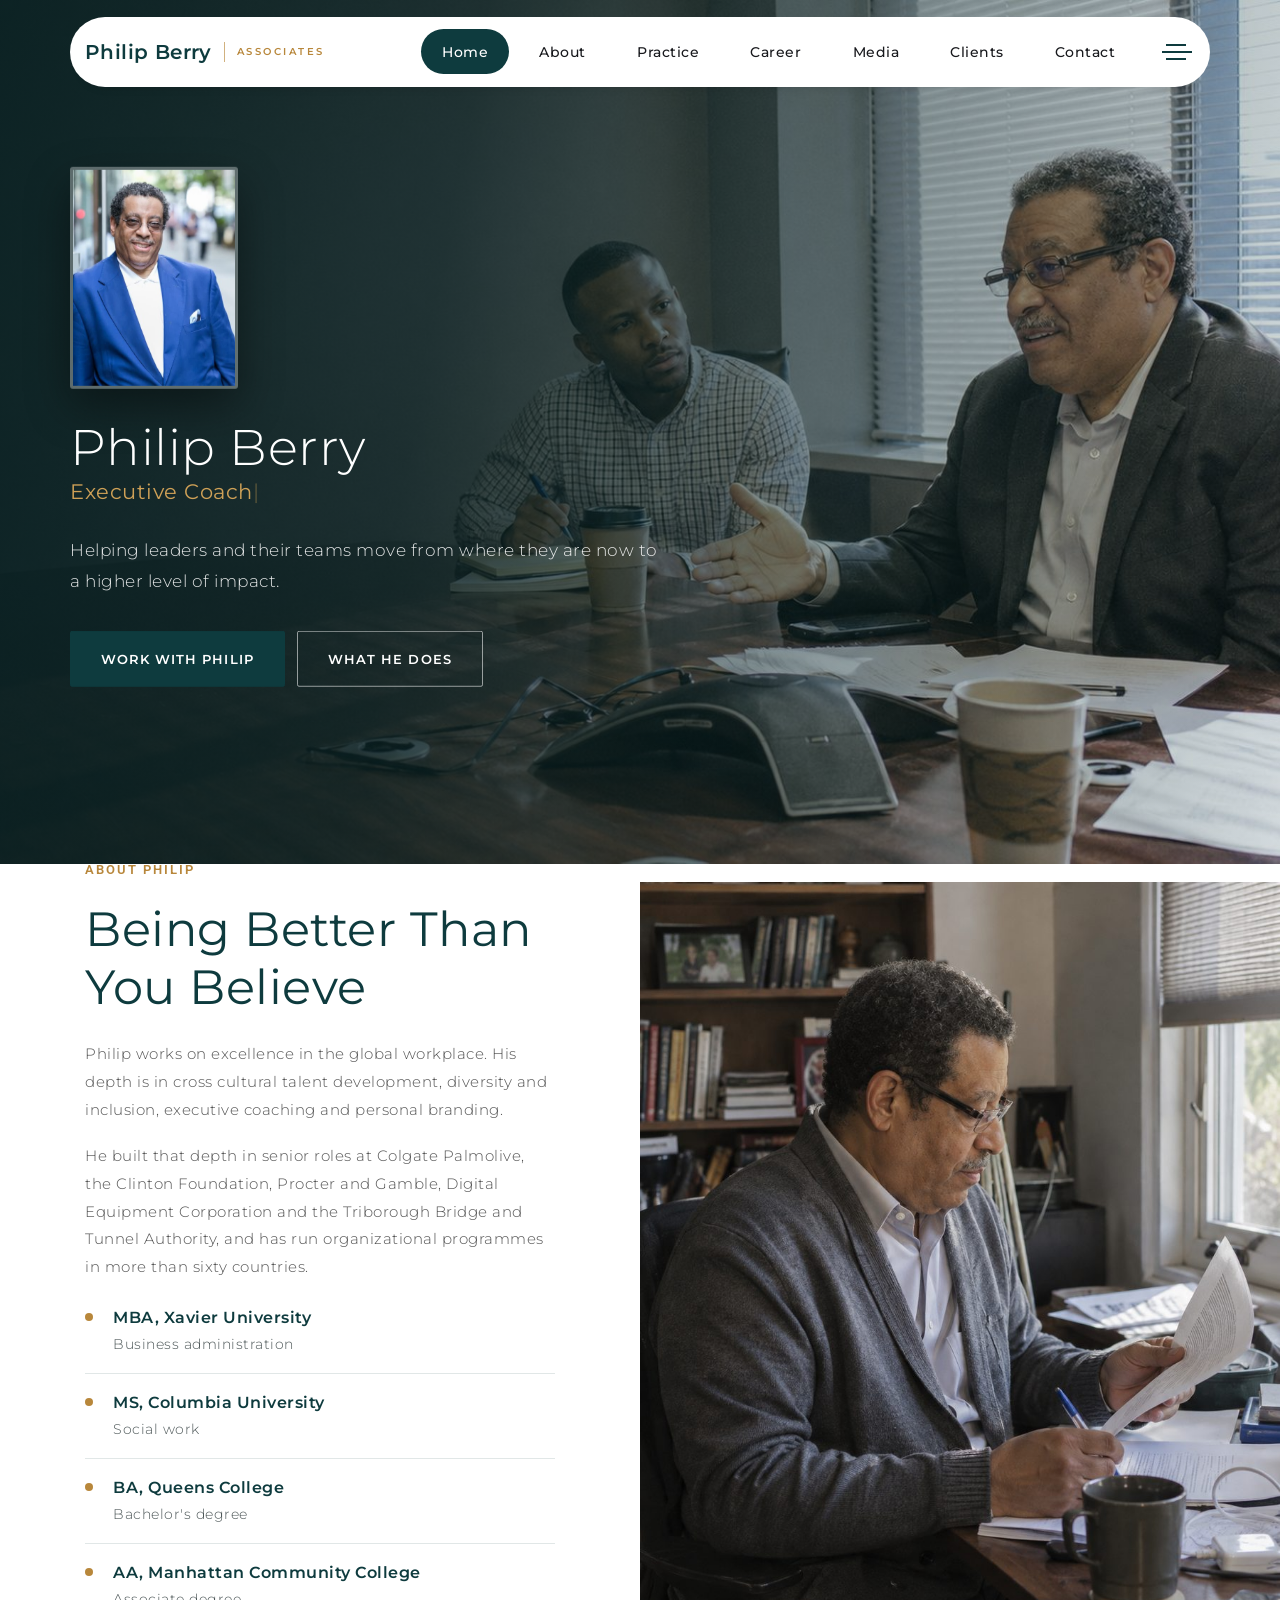
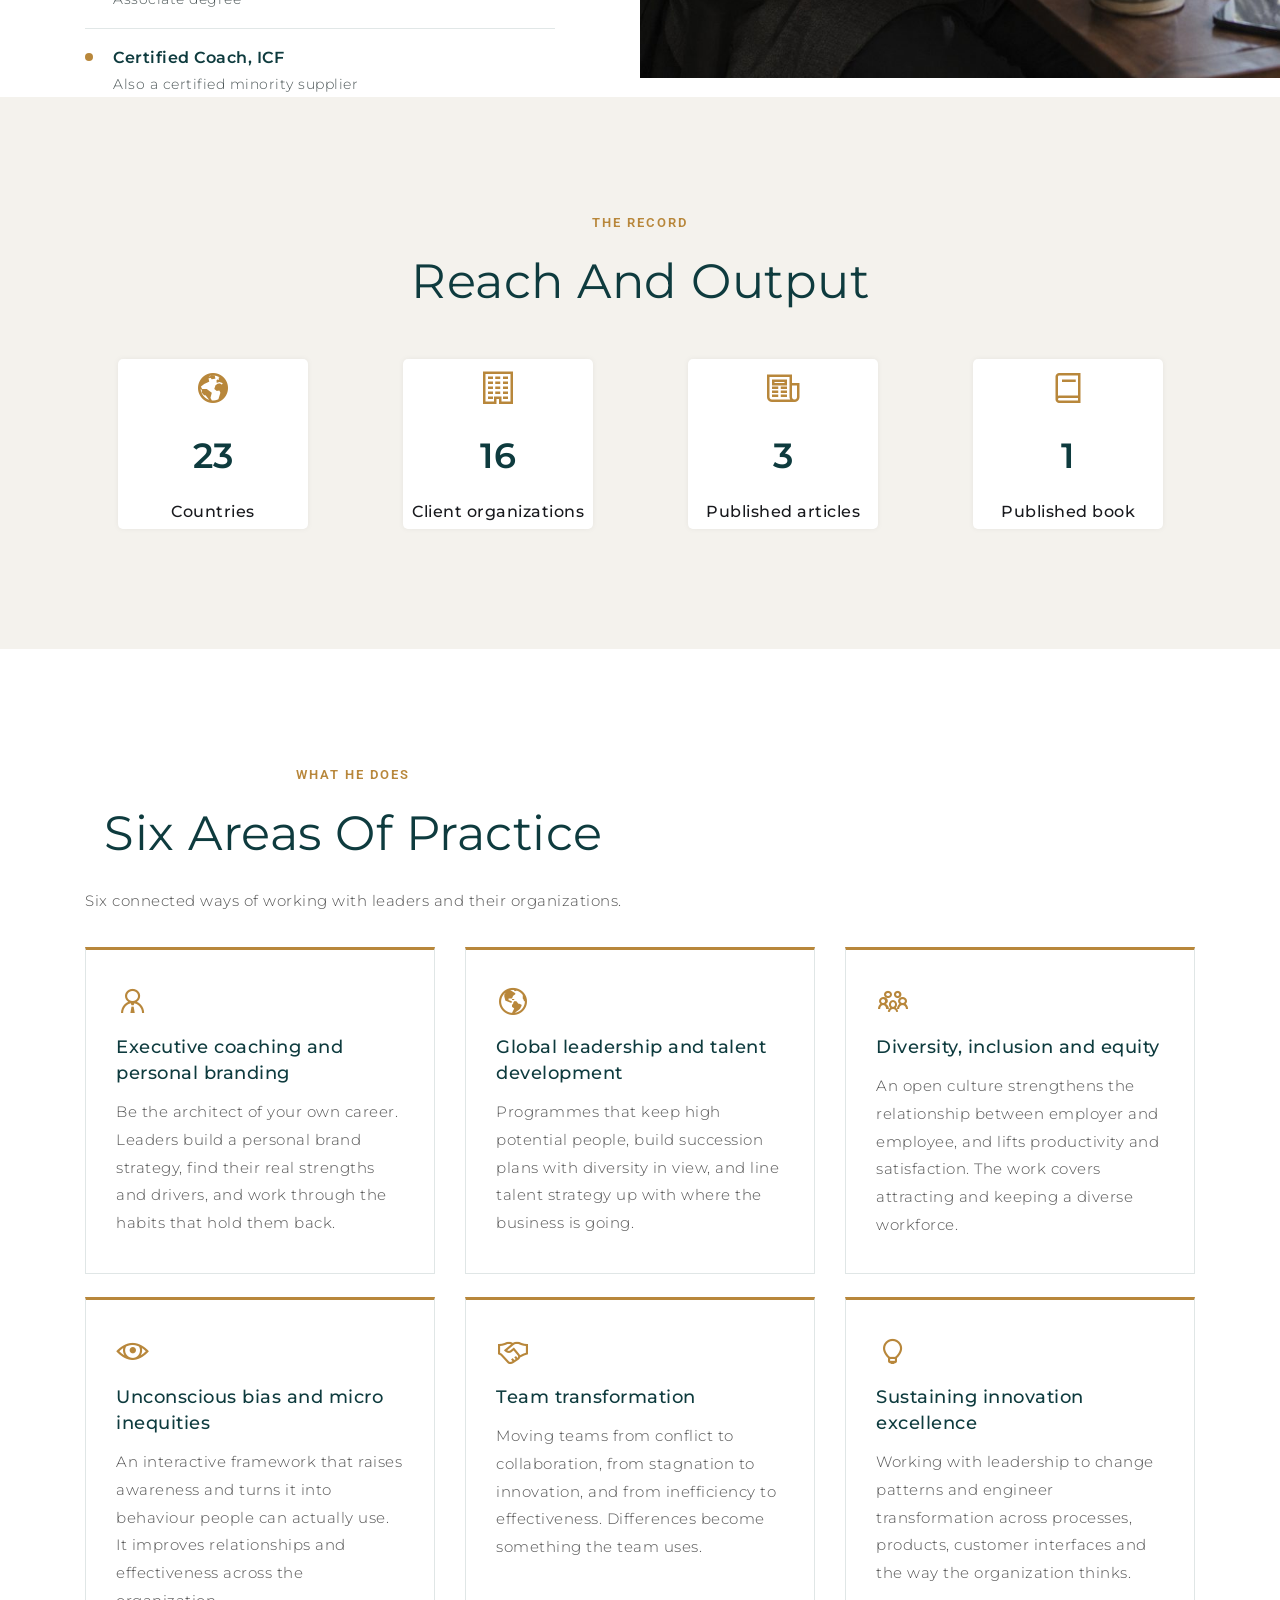
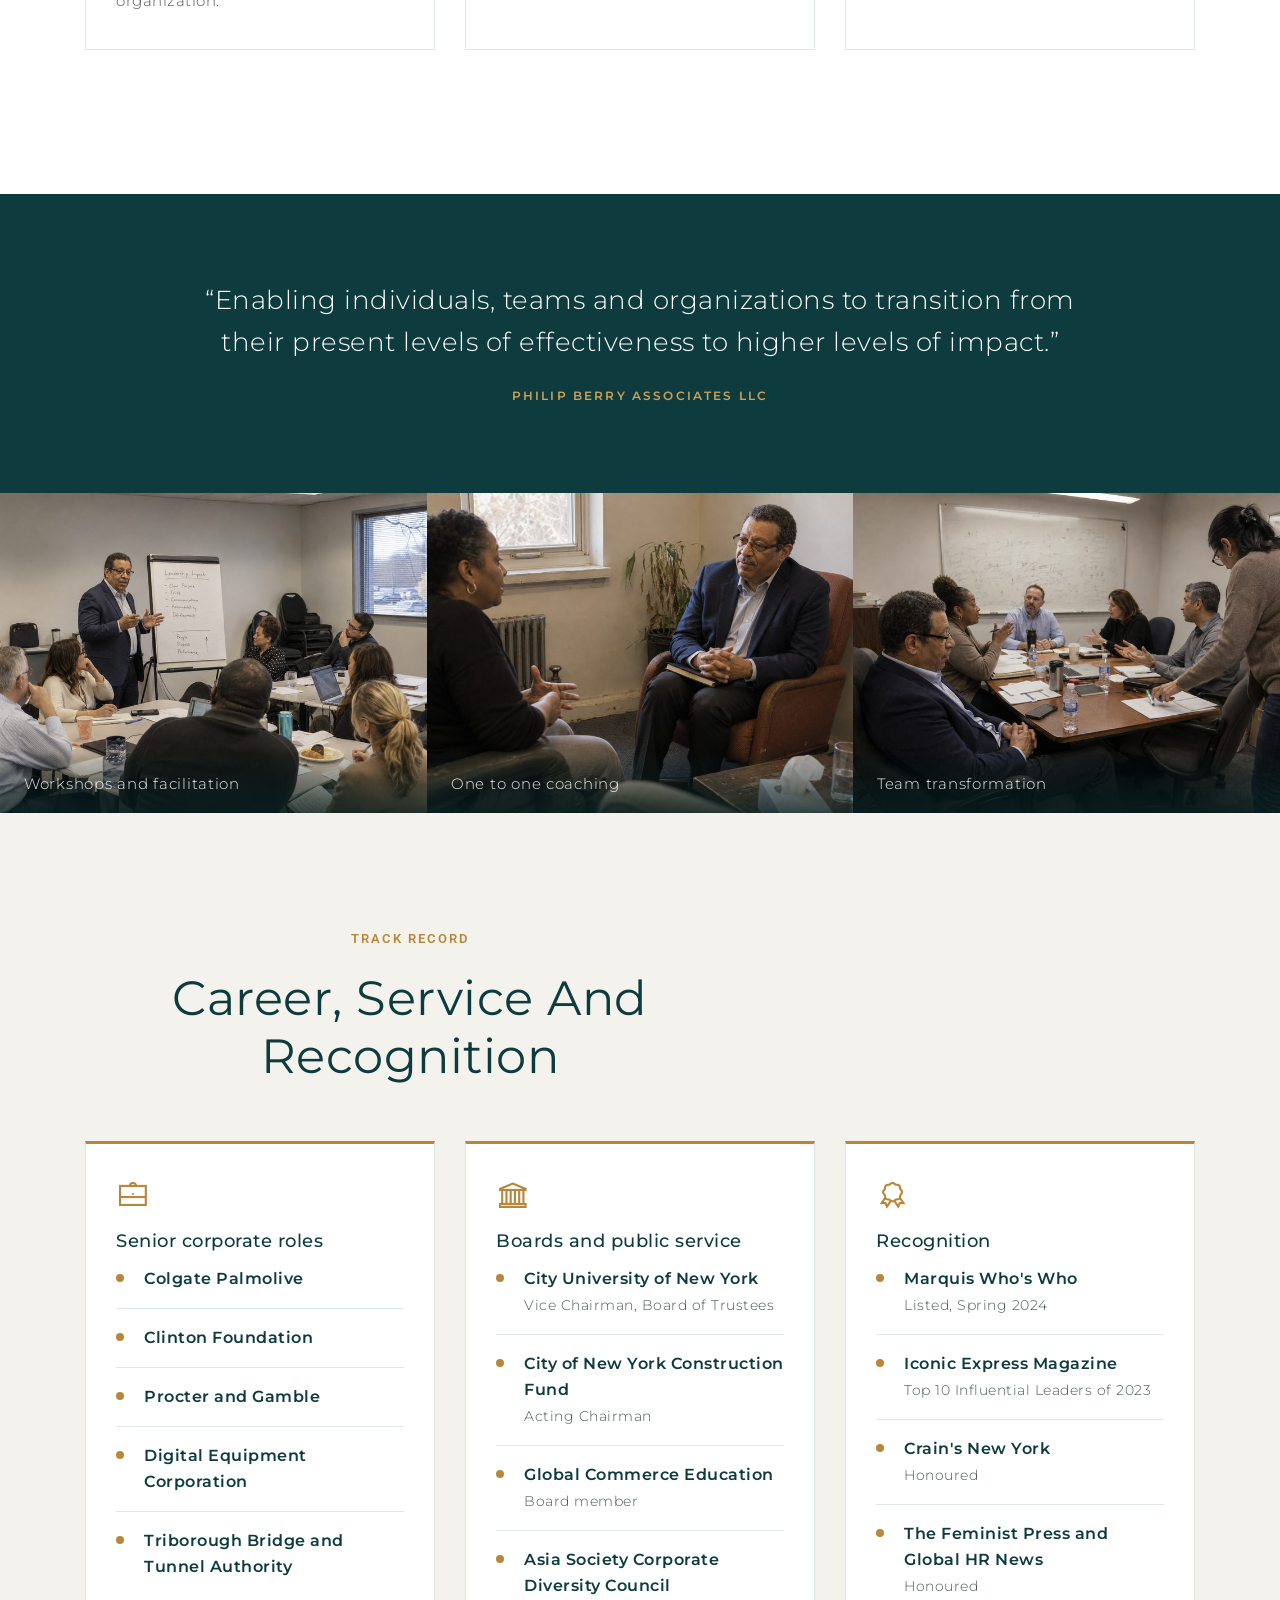
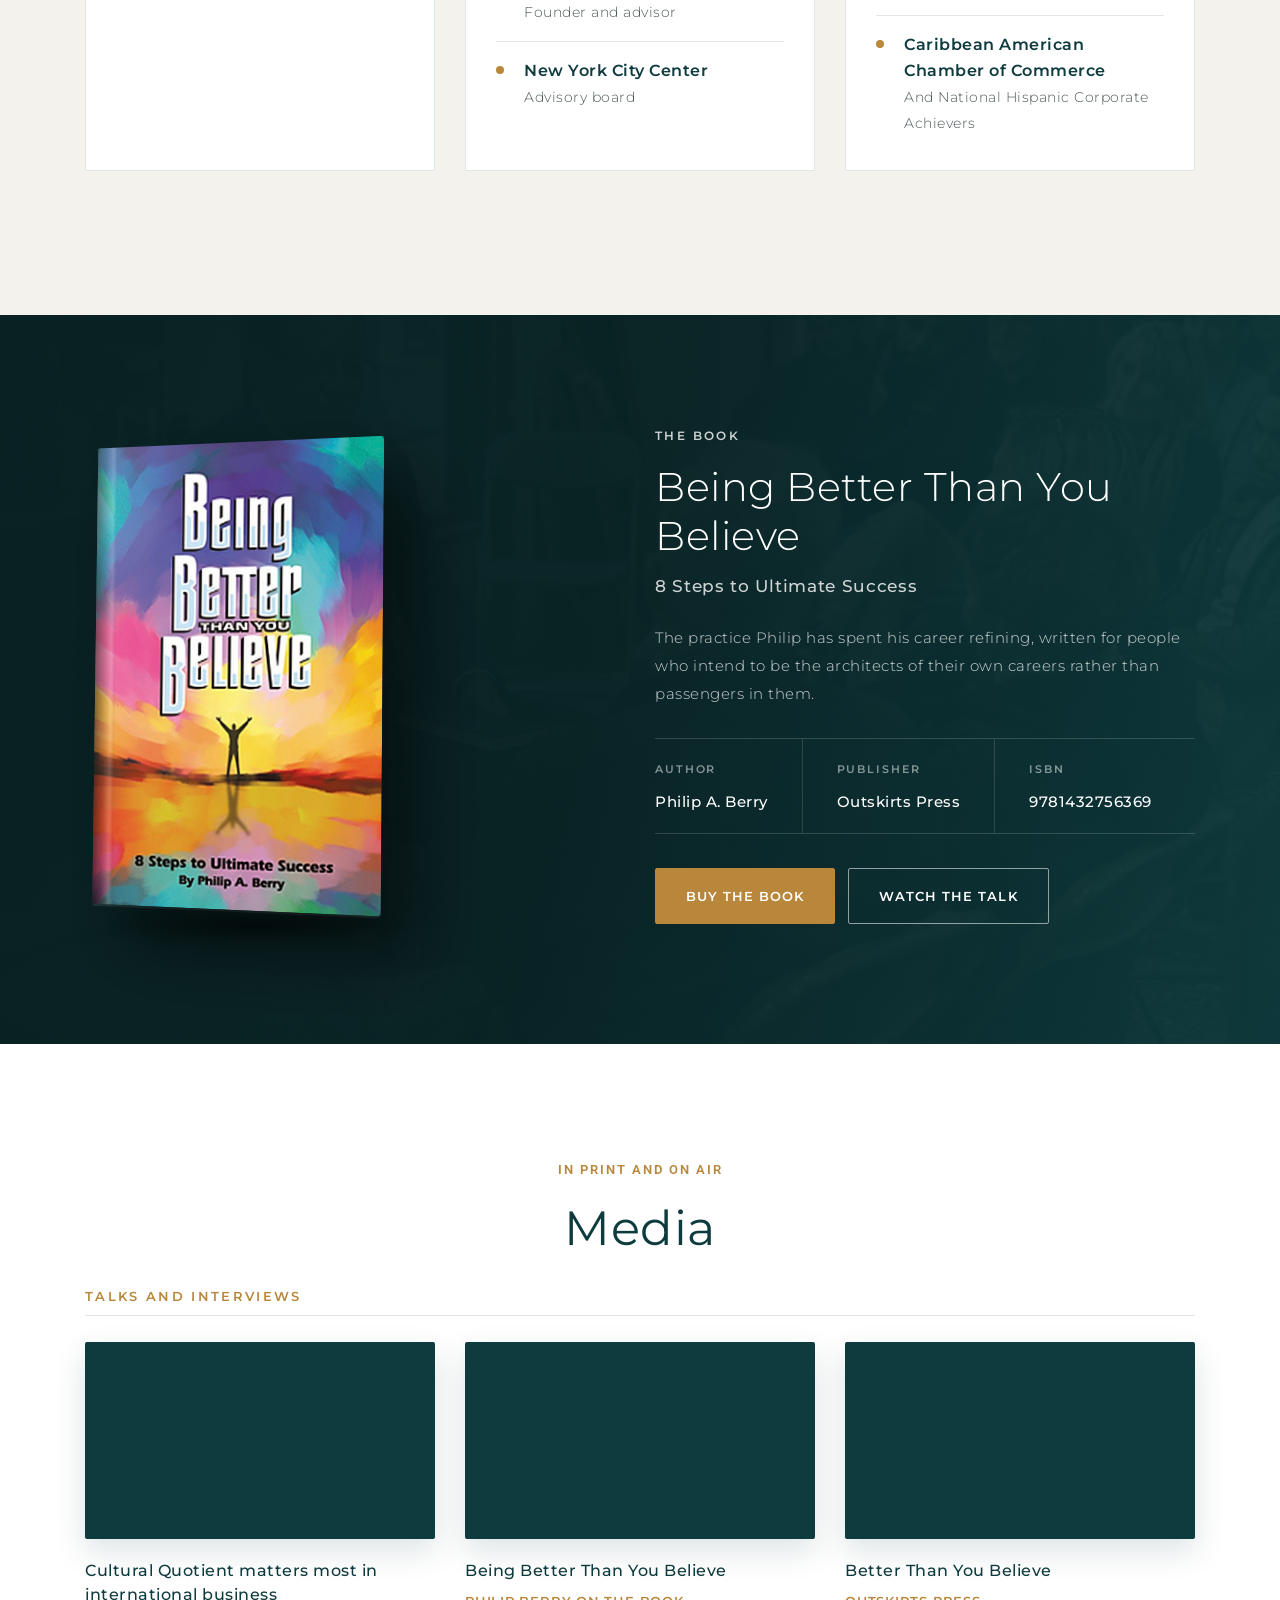
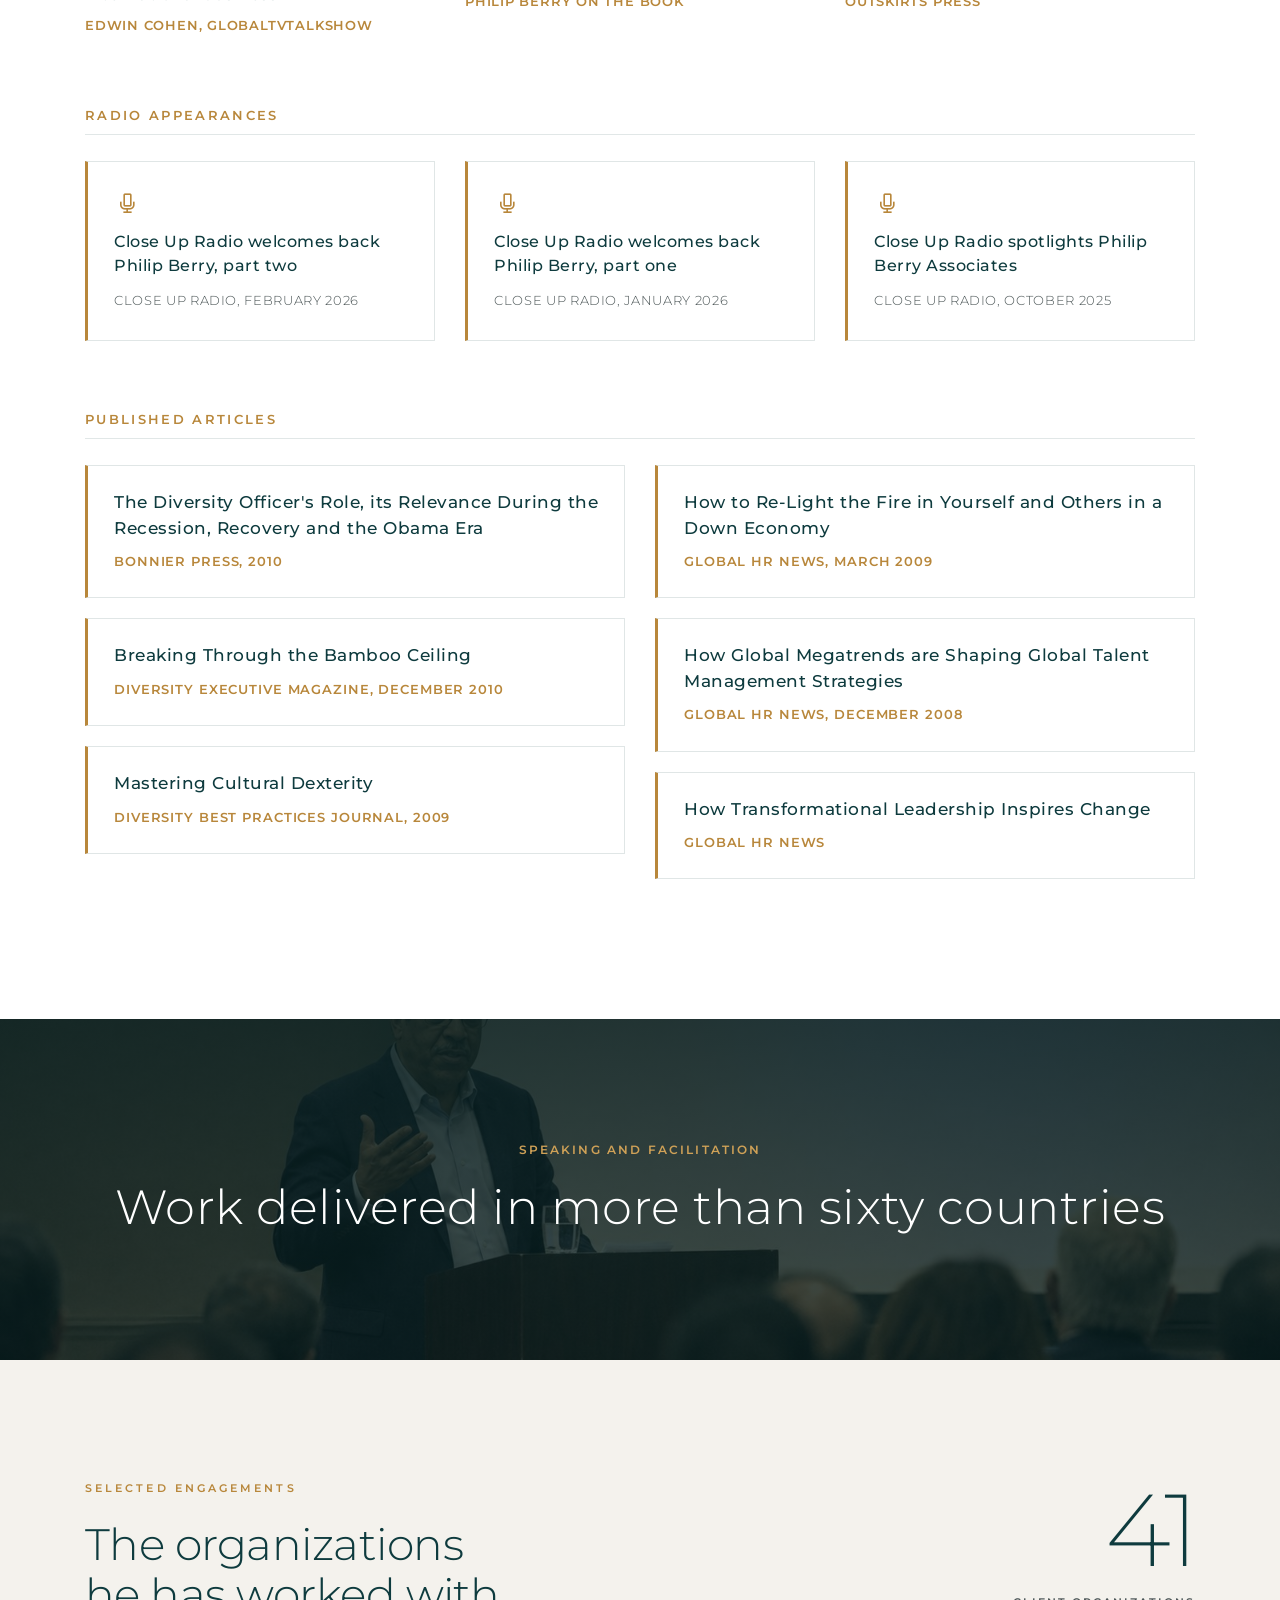
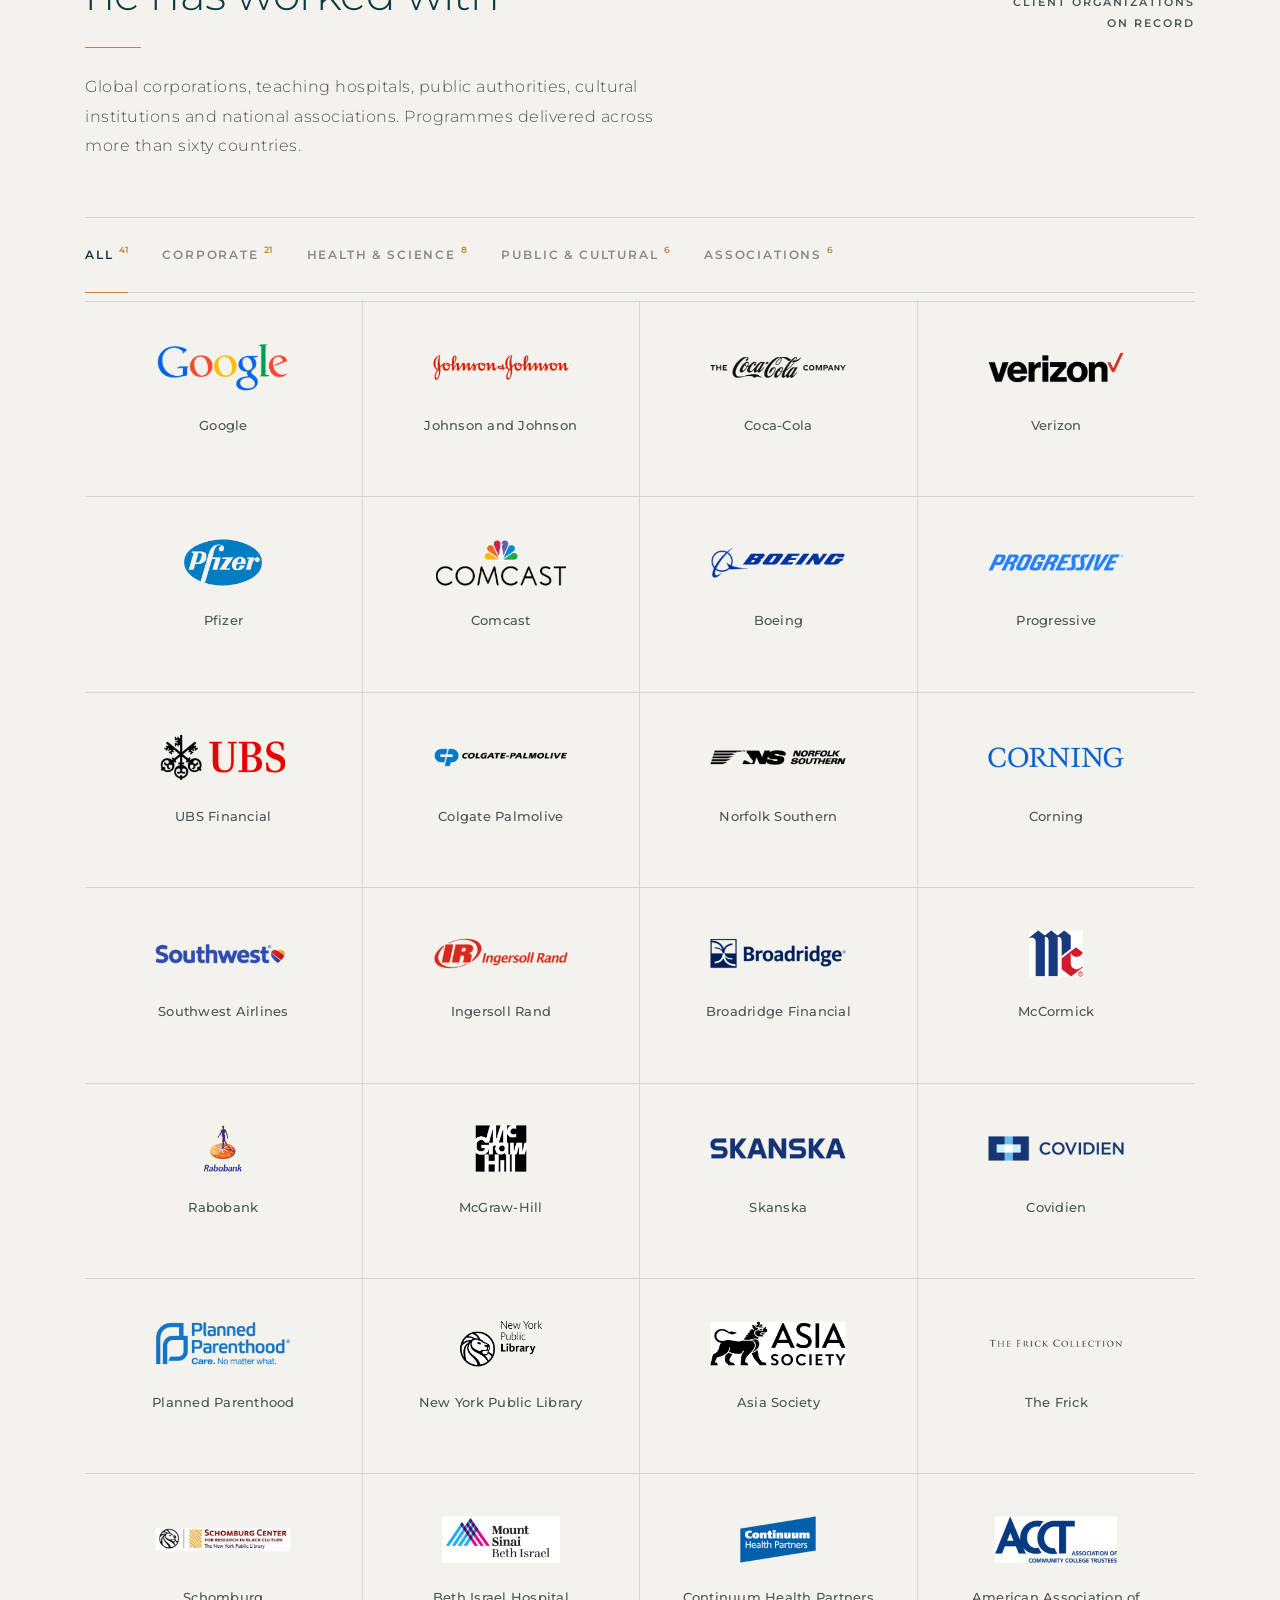
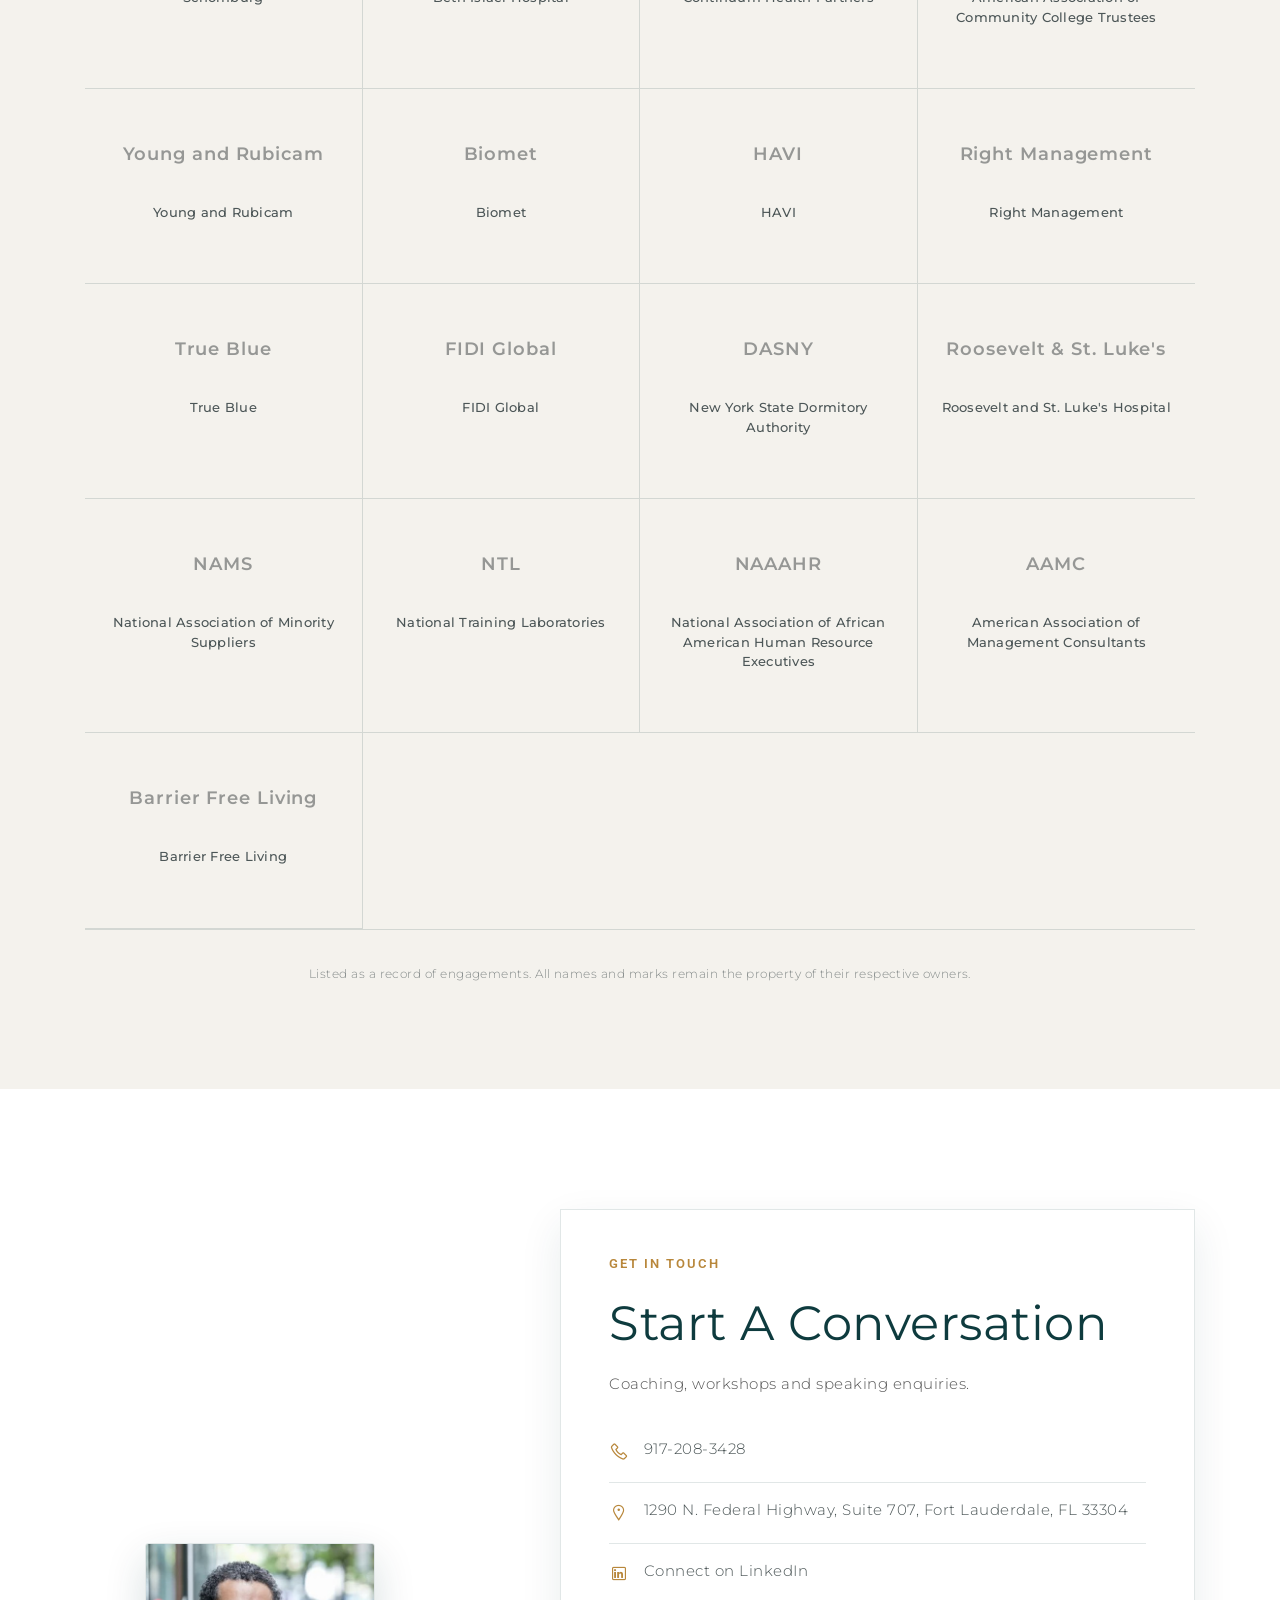
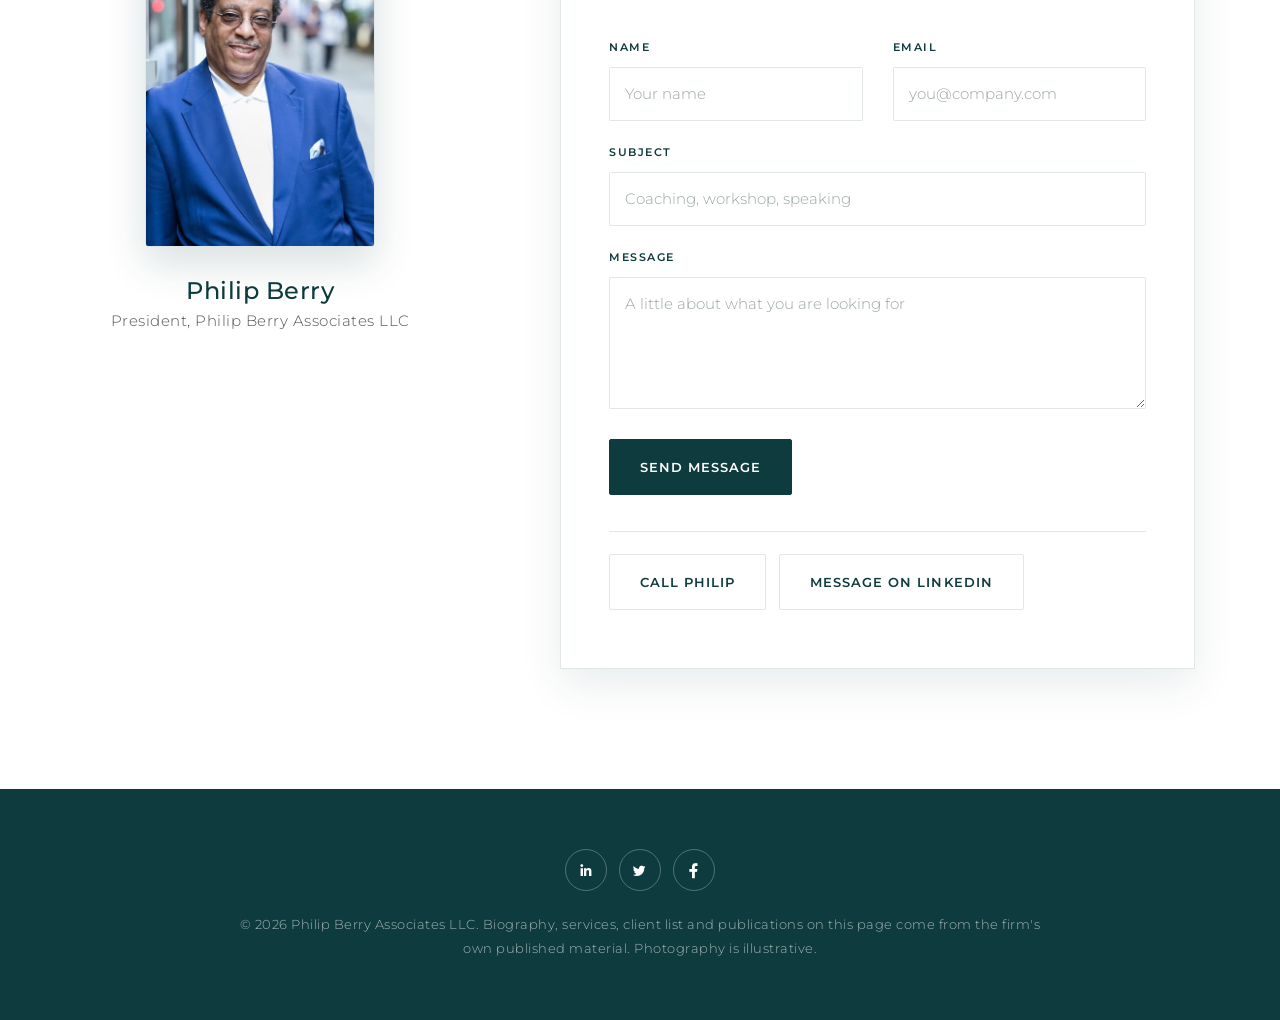
<file: index.html>
<!DOCTYPE html>
<html lang="en">
<head>
<meta charset="utf-8">
<meta content="width=device-width, initial-scale=1, shrink-to-fit=no" name="viewport">

<title>Philip Berry | Executive Coach and Leadership Advisor</title>
<meta name="description" content="Philip Berry Associates LLC. Executive coaching, personal branding, global leadership and talent development, diversity and inclusion, team transformation and innovation. Author of Being Better Than You Believe.">
<meta name="author" content="Philip Berry Associates LLC">
<meta name="robots" content="index, follow">

<!-- DEPLOYMENT NOTE ------------------------------------------------------
     Moving to a custom domain: update every absolute URL on this page.
     They are, in order: og:image, og:url, twitter:image, canonical, the
     JSON-LD "url" property, and the form's _next field in the contact
     section. Also update sitemap.xml and robots.txt at the site root.
     Everything else uses relative paths and moves as is.

     CONTACT FORM: delivery address lives in one place only, the form
     action in the contact section. It currently routes to the builder
     so the form is not dead; swap it to Philip's own business address
     as soon as he supplies one, then send one test message to trigger
     FormSubmit's confirmation email.
     --------------------------------------------------------------------- -->
<meta property="og:type" content="profile">
<meta property="og:title" content="Philip Berry | Executive Coach and Leadership Advisor">
<meta property="og:description" content="Executive coaching, global leadership development and organizational effectiveness in more than sixty countries.">
<!-- Social crawlers do not resolve relative image paths, so these two stay absolute. -->
<meta property="og:image" content="https://ranatahirbilal.github.io/philip-berry/pb/img/hero.jpg">
<meta property="og:image:width" content="1600">
<meta property="og:image:height" content="900">
<meta property="og:url" content="https://ranatahirbilal.github.io/philip-berry/">
<meta property="og:site_name" content="Philip Berry Associates LLC">
<meta name="twitter:card" content="summary_large_image">
<meta name="twitter:title" content="Philip Berry | Executive Coach and Leadership Advisor">
<meta name="twitter:description" content="Executive coaching, leadership development and organizational effectiveness.">
<meta name="twitter:image" content="https://ranatahirbilal.github.io/philip-berry/pb/img/hero.jpg">

<link rel="canonical" href="https://ranatahirbilal.github.io/philip-berry/">
<link rel="icon" type="image/svg+xml" href="pb/img/favicon.svg">
<link rel="icon" href="vendor/img/favicon.ico">
<link rel="preconnect" href="https://fonts.googleapis.com">
<link rel="preconnect" href="https://fonts.gstatic.com" crossorigin>
<link href="https://fonts.googleapis.com/css2?family=Montserrat:wght@300;400;500;600;700&display=swap" rel="stylesheet">

<link rel="stylesheet" href="vendor/css/bundle.min.css">
<link rel="stylesheet" href="vendor/css/line-awesome.min.css">
<link rel="stylesheet" href="pb/css/style.css">
<link rel="stylesheet" href="pb/css/custom.css">

<script type="application/ld+json">
{
  "@context": "https://schema.org",
  "@type": "Person",
  "name": "Philip Berry",
  "url": "https://ranatahirbilal.github.io/philip-berry/",
  "jobTitle": "President, Philip Berry Associates LLC",
  "telephone": "+1-917-208-3428",
  "sameAs": [
    "https://www.linkedin.com/in/philip-berry-aaa5165/",
    "https://twitter.com/PhilipABerry",
    "https://www.facebook.com/PhilipABerry"
  ],
  "address": {
    "@type": "PostalAddress",
    "streetAddress": "1290 N. Federal Highway, Suite 707",
    "addressLocality": "Fort Lauderdale",
    "addressRegion": "FL",
    "postalCode": "33304",
    "addressCountry": "US"
  },
  "worksFor": {
    "@type": "Organization",
    "name": "Philip Berry Associates LLC"
  },
  "alumniOf": [
    { "@type": "CollegeOrUniversity", "name": "Xavier University" },
    { "@type": "CollegeOrUniversity", "name": "Columbia University" },
    { "@type": "CollegeOrUniversity", "name": "Queens College" },
    { "@type": "CollegeOrUniversity", "name": "Borough of Manhattan Community College" }
  ],
  "knowsAbout": [
    "Executive coaching",
    "Personal branding",
    "Global leadership and talent development",
    "Diversity, inclusion and equity",
    "Unconscious bias",
    "Team transformation",
    "Organizational effectiveness"
  ]
}
</script>
</head>

<body data-spy="scroll" data-target=".navbar-nav" data-offset="90">

<div class="loader" id="loader-fade">
    <div class="loader-container"><div class="circle"></div></div>
</div>

<!-- START HEADER -->
<header>
    <nav class="navbar navbar-top-default navbar-expand-lg static-nav black nav-radius transparent-bg box-nav not-full no-animation">
        <div class="container radius nav-box-shadow">

            <a class="logo link pb-logo" href="#home">
                <span class="pb-logo-name">Philip Berry</span>
                <span class="pb-logo-rule" aria-hidden="true"></span>
                <span class="pb-logo-sub">Associates</span>
            </a>

            <div class="collapse navbar-collapse d-none d-lg-block">
                <ul class="nav navbar-nav ml-auto">
                    <li class="nav-item"><a href="#home" class="scroll nav-link link">Home</a></li>
                    <li class="nav-item"><a href="#about" class="scroll nav-link link">About</a></li>
                    <li class="nav-item"><a href="#practice" class="scroll nav-link link">Practice</a></li>
                    <li class="nav-item"><a href="#career" class="scroll nav-link link">Career</a></li>
                    <li class="nav-item"><a href="#media" class="scroll nav-link link">Media</a></li>
                    <li class="nav-item"><a href="#clients" class="scroll nav-link link">Clients</a></li>
                    <li class="nav-item"><a href="#contact" class="scroll nav-link link">Contact</a></li>
                </ul>
            </div>

            <a class="menu_bars d-inline-block menu-bars-setting menu-inner" id="sidemenu_toggle" href="javascript:void(0)" aria-label="Open menu">
                <div class="menu-lines"><span></span><span></span><span></span></div>
            </a>
        </div>
    </nav>

    <div class="side-menu">
        <div class="inner-wrapper nav-icon">
            <span class="btn-close link" id="btn_sideNavClose"></span>
            <nav class="side-nav w-100">
                <div class="navbar-nav">
                    <a class="nav-link link scroll active" href="#home">Home</a>
                    <a class="nav-link link scroll" href="#about">About</a>
                    <a class="nav-link link scroll" href="#practice">Practice</a>
                    <a class="nav-link link scroll" href="#career">Career</a>
                    <a class="nav-link link scroll" href="#media">Media</a>
                    <a class="nav-link link scroll" href="#clients">Clients</a>
                    <a class="nav-link link scroll" href="#contact">Contact</a>
                </div>
            </nav>
            <div class="side-footer text-white w-100">
                <ul class="pb-social pb-social-light">
                    <li><a href="https://www.linkedin.com/in/philip-berry-aaa5165/" target="_blank" rel="noopener noreferrer" aria-label="LinkedIn"><i class="lab la-linkedin-in"></i></a></li>
                    <li><a href="https://twitter.com/PhilipABerry" target="_blank" rel="noopener noreferrer" aria-label="Twitter"><i class="lab la-twitter"></i></a></li>
                    <li><a href="https://www.facebook.com/PhilipABerry" target="_blank" rel="noopener noreferrer" aria-label="Facebook"><i class="lab la-facebook-f"></i></a></li>
                </ul>
                <p class="text-white">Philip Berry Associates LLC</p>
            </div>
        </div>
    </div>
    <a id="close_side_menu" href="javascript:void(0);"></a>
</header>
<!-- END HEADER -->

<!-- START HERO -->
<section id="home" class="p-0 particles-version center-block">
    <h2 class="d-none">Philip Berry</h2>
    <div id="particles-js" class="particle2 parallax-setting bg-img-1 bg-img-setting not-full">
        <div class="bg-overlay bg-gradient"></div>
        <div class="not-fullscreen">
            <div class="col-lg-12 center-col pb-hero-inner">
                <div class="personal-box">
                    <div class="myphoto" data-reveal>
                        <img src="pb/img/personal.jpg" width="168" height="222" alt="Philip Berry">
                    </div>
                    <div class="color-white">
                        <h1 class="color-white font-weight-light mb-2" data-reveal data-reveal-delay="80">Philip Berry</h1>
                        <h3 id="personal" data-reveal data-reveal-delay="160"></h3>
                        <p class="pb-hero-strap" data-reveal data-reveal-delay="240">
                            Helping leaders and their teams move from where they are now
                            to a higher level of impact.
                        </p>
                        <div class="pb-hero-cta" data-reveal data-reveal-delay="320">
                            <a href="#contact" class="scroll pb-btn pb-btn-solid">Work with Philip</a>
                            <a href="#practice" class="scroll pb-btn pb-btn-ghost">What he does</a>
                        </div>
                    </div>
                </div>
            </div>
        </div>
    </div>
</section>
<!-- END HERO -->

<!-- START ABOUT -->
<section id="about" class="half-section p-0">
    <h2 class="d-none">About Philip Berry</h2>
    <div class="container-fluid">
        <div class="row align-items-center">
            <div class="col-lg-6 col-md-12 p-0 order-lg-2">
                <div class="pb-about-img" data-reveal>
                    <img alt="Philip Berry working in his office" src="pb/img/about.jpg" class="w-100">
                </div>
            </div>
            <div class="col-lg-6 col-md-12">
                <div class="skill-box">
                    <div class="main-title mb-4 text-md-left">
                        <h5 data-reveal>About Philip</h5>
                        <h2 data-reveal data-reveal-delay="80">Being better than you believe</h2>
                        <p data-reveal data-reveal-delay="140">
                            Philip works on excellence in the global workplace. His depth is in
                            cross cultural talent development, diversity and inclusion, executive
                            coaching and personal branding.
                        </p>
                        <p data-reveal data-reveal-delay="200">
                            He built that depth in senior roles at Colgate Palmolive, the Clinton
                            Foundation, Procter and Gamble, Digital Equipment Corporation and the
                            Triborough Bridge and Tunnel Authority, and has run organizational
                            programmes in more than sixty countries.
                        </p>
                    </div>
                    <ul class="pb-cred" data-reveal data-reveal-delay="260">
                        <li><strong>MBA, Xavier University</strong><span>Business administration</span></li>
                        <li><strong>MS, Columbia University</strong><span>Social work</span></li>
                        <li><strong>BA, Queens College</strong><span>Bachelor's degree</span></li>
                        <li><strong>AA, Manhattan Community College</strong><span>Associate degree</span></li>
                        <li><strong>Certified Coach, ICF</strong><span>Also a certified minority supplier</span></li>
                    </ul>
                </div>
            </div>
        </div>
    </div>
</section>
<!-- END ABOUT -->

<!-- START STATS -->
<section class="stats bg-light-gray">
    <h2 class="d-none">By the numbers</h2>
    <div class="container">
        <div class="row">
            <div class="col-lg-12 text-center">
                <div class="main-title mb-md-5">
                    <h5 data-reveal>The record</h5>
                    <h2 data-reveal data-reveal-delay="80">Reach and output</h2>
                </div>
            </div>
        </div>
        <div class="row justify-content-center">
            <div class="col-md-3 col-sm-6 stats-box mb-xs-2rem" data-reveal>
                <div class="serial-box center-block">
                    <i class="las la-globe" aria-hidden="true"></i>
                    <p class="pt-3 pb-3 numscroller">60</p>
                    <h6 class="mb-0">Countries</h6>
                </div>
            </div>
            <div class="col-md-3 col-sm-6 stats-box mb-xs-2rem" data-reveal data-reveal-delay="90">
                <div class="serial-box center-block">
                    <i class="las la-building" aria-hidden="true"></i>
                    <p class="pt-3 pb-3 numscroller">41</p>
                    <h6 class="mb-0">Client organizations</h6>
                </div>
            </div>
            <div class="col-md-3 col-sm-6 stats-box mb-xs-2rem" data-reveal data-reveal-delay="180">
                <div class="serial-box center-block">
                    <i class="las la-newspaper" aria-hidden="true"></i>
                    <p class="pt-3 pb-3 numscroller">6</p>
                    <h6 class="mb-0">Published articles</h6>
                </div>
            </div>
            <div class="col-md-3 col-sm-6 stats-box mb-xs-2rem" data-reveal data-reveal-delay="270">
                <div class="serial-box center-block">
                    <i class="las la-book" aria-hidden="true"></i>
                    <p class="pt-3 pb-3 numscroller">1</p>
                    <h6 class="mb-0">Published book</h6>
                </div>
            </div>
        </div>
    </div>
</section>
<!-- END STATS -->

<!-- START PRACTICE -->
<section id="practice">
    <div class="container">
        <div class="row">
            <div class="col-md-12">
                <div class="main-title mb-2rem">
                    <h5 data-reveal>What he does</h5>
                    <h2 data-reveal data-reveal-delay="80">Six areas of practice</h2>
                    <p data-reveal data-reveal-delay="140">Six connected ways of working with leaders and their organizations.</p>
                </div>
            </div>
        </div>

        <div class="row">
            <div class="col-lg-4 col-md-6 col-sm-12 mb-4" data-reveal>
                <div class="pb-card">
                    <i class="las la-user-tie" aria-hidden="true"></i>
                    <h4>Executive coaching and personal branding</h4>
                    <p>Be the architect of your own career. Leaders build a personal brand strategy, find their real strengths and drivers, and work through the habits that hold them back.</p>
                </div>
            </div>
            <div class="col-lg-4 col-md-6 col-sm-12 mb-4" data-reveal data-reveal-delay="90">
                <div class="pb-card">
                    <i class="las la-globe-americas" aria-hidden="true"></i>
                    <h4>Global leadership and talent development</h4>
                    <p>Programmes that keep high potential people, build succession plans with diversity in view, and line talent strategy up with where the business is going.</p>
                </div>
            </div>
            <div class="col-lg-4 col-md-6 col-sm-12 mb-4" data-reveal data-reveal-delay="180">
                <div class="pb-card">
                    <i class="las la-users" aria-hidden="true"></i>
                    <h4>Diversity, inclusion and equity</h4>
                    <p>An open culture strengthens the relationship between employer and employee, and lifts productivity and satisfaction. The work covers attracting and keeping a diverse workforce.</p>
                </div>
            </div>
            <div class="col-lg-4 col-md-6 col-sm-12 mb-4" data-reveal>
                <div class="pb-card">
                    <i class="las la-eye" aria-hidden="true"></i>
                    <h4>Unconscious bias and micro inequities</h4>
                    <p>An interactive framework that raises awareness and turns it into behaviour people can actually use. It improves relationships and effectiveness across the organization.</p>
                </div>
            </div>
            <div class="col-lg-4 col-md-6 col-sm-12 mb-4" data-reveal data-reveal-delay="90">
                <div class="pb-card">
                    <i class="las la-handshake" aria-hidden="true"></i>
                    <h4>Team transformation</h4>
                    <p>Moving teams from conflict to collaboration, from stagnation to innovation, and from inefficiency to effectiveness. Differences become something the team uses.</p>
                </div>
            </div>
            <div class="col-lg-4 col-md-6 col-sm-12 mb-4" data-reveal data-reveal-delay="180">
                <div class="pb-card">
                    <i class="las la-lightbulb" aria-hidden="true"></i>
                    <h4>Sustaining innovation excellence</h4>
                    <p>Working with leadership to change patterns and engineer transformation across processes, products, customer interfaces and the way the organization thinks.</p>
                </div>
            </div>
        </div>
    </div>
</section>
<!-- END PRACTICE -->

<!-- START QUOTE -->
<section class="pb-quote">
    <h2 class="d-none">Purpose</h2>
    <div class="container">
        <div class="row"><div class="col-12">
            <blockquote data-reveal>
                &ldquo;Enabling individuals, teams and organizations to transition from their
                present levels of effectiveness to higher levels of impact.&rdquo;
            </blockquote>
            <p class="pb-attrib text-center" data-reveal data-reveal-delay="120">Philip Berry Associates LLC</p>
        </div></div>
    </div>
</section>
<!-- END QUOTE -->

<!-- START GALLERY -->
<section class="p-0">
    <h2 class="d-none">The work in practice</h2>
    <div class="container-fluid p-0">
        <div class="row m-0">
            <div class="col-lg-4 col-md-6 p-0" data-reveal>
                <figure class="pb-shot m-0"><img src="pb/img/shot-1.jpg" alt="Philip Berry facilitating a leadership workshop">
                    <figcaption>Workshops and facilitation</figcaption></figure>
            </div>
            <div class="col-lg-4 col-md-6 p-0" data-reveal data-reveal-delay="90">
                <figure class="pb-shot m-0"><img src="pb/img/shot-2.jpg" alt="Philip Berry in a one to one coaching conversation">
                    <figcaption>One to one coaching</figcaption></figure>
            </div>
            <div class="col-lg-4 col-md-12 p-0" data-reveal data-reveal-delay="180">
                <figure class="pb-shot m-0"><img src="pb/img/shot-3.jpg" alt="Philip Berry working with a leadership team">
                    <figcaption>Team transformation</figcaption></figure>
            </div>
        </div>
    </div>
</section>
<!-- END GALLERY -->

<!-- START CAREER -->
<section id="career" class="bg-light-gray">
    <div class="container">
        <div class="row">
            <div class="col-md-12">
                <div class="main-title mb-2rem">
                    <h5 data-reveal>Track record</h5>
                    <h2 data-reveal data-reveal-delay="80">Career, service and recognition</h2>
                </div>
            </div>
        </div>

        <div class="row">
            <div class="col-lg-4 col-md-12 mb-4" data-reveal>
                <div class="pb-card">
                    <i class="las la-briefcase" aria-hidden="true"></i>
                    <h4>Senior corporate roles</h4>
                    <ul class="pb-cred">
                        <li><strong>Colgate Palmolive</strong></li>
                        <li><strong>Clinton Foundation</strong></li>
                        <li><strong>Procter and Gamble</strong></li>
                        <li><strong>Digital Equipment Corporation</strong></li>
                        <li><strong>Triborough Bridge and Tunnel Authority</strong></li>
                    </ul>
                </div>
            </div>

            <div class="col-lg-4 col-md-12 mb-4" data-reveal data-reveal-delay="90">
                <div class="pb-card">
                    <i class="las la-landmark" aria-hidden="true"></i>
                    <h4>Boards and public service</h4>
                    <ul class="pb-cred">
                        <li><strong>City University of New York</strong><span>Vice Chairman, Board of Trustees</span></li>
                        <li><strong>City of New York Construction Fund</strong><span>Acting Chairman</span></li>
                        <li><strong>Global Commerce Education</strong><span>Board member</span></li>
                        <li><strong>Asia Society Corporate Diversity Council</strong><span>Founder and advisor</span></li>
                        <li><strong>New York City Center</strong><span>Advisory board</span></li>
                    </ul>
                </div>
            </div>

            <div class="col-lg-4 col-md-12 mb-4" data-reveal data-reveal-delay="180">
                <div class="pb-card">
                    <i class="las la-award" aria-hidden="true"></i>
                    <h4>Recognition</h4>
                    <ul class="pb-cred">
                        <li><strong>Marquis Who's Who</strong><span>Listed, Spring 2024</span></li>
                        <li><strong>Iconic Express Magazine</strong><span>Top 10 Influential Leaders of 2023</span></li>
                        <li><strong>Crain's New York</strong><span>Honoured</span></li>
                        <li><strong>The Feminist Press and Global HR News</strong><span>Honoured</span></li>
                        <li><strong>Caribbean American Chamber of Commerce</strong><span>And National Hispanic Corporate Achievers</span></li>
                    </ul>
                </div>
            </div>
        </div>
    </div>
</section>
<!-- END CAREER -->

<!-- START BOOK -->
<section class="pb-book">
    <div class="pb-book-bg" style="background-image:url('pb/img/book.jpg')"></div>
    <div class="container">
        <div class="row align-items-center">

            <div class="col-lg-5 col-md-12 text-center text-lg-left mb-5 mb-lg-0" data-reveal>
                <div class="pb-book-3d">
                    <div class="pb-book-object">
                        <img src="pb/img/book-cover.jpg" width="480" height="749" alt="Cover of Being Better Than You Believe by Philip A. Berry">
                        <span class="pb-book-spine" aria-hidden="true"></span>
                        <span class="pb-book-gloss" aria-hidden="true"></span>
                    </div>
                    <span class="pb-book-shadow" aria-hidden="true"></span>
                </div>
            </div>

            <div class="col-lg-6 col-md-12 ml-lg-auto pb-book-copy">
                <p class="pb-book-eyebrow" data-reveal>The book</p>
                <h2 data-reveal data-reveal-delay="80">Being Better Than You Believe</h2>
                <p class="pb-book-sub" data-reveal data-reveal-delay="140">8 Steps to Ultimate Success</p>
                <p data-reveal data-reveal-delay="180">
                    The practice Philip has spent his career refining, written for people who
                    intend to be the architects of their own careers rather than passengers
                    in them.
                </p>
                <ul class="pb-book-facts" data-reveal data-reveal-delay="220">
                    <li><span>Author</span><strong>Philip A. Berry</strong></li>
                    <li><span>Publisher</span><strong>Outskirts Press</strong></li>
                    <li><span>ISBN</span><strong>9781432756369</strong></li>
                </ul>
                <!-- The Outskirts Press link his old site used (webpage?isbn=...) now
                     redirects to the publisher home page, so it is replaced with the
                     live Amazon listing, which carries both editions. -->
                <div data-reveal data-reveal-delay="260">
                    <a href="https://www.amazon.com/dp/B004EEON4M" target="_blank" rel="noopener noreferrer" class="pb-btn pb-btn-gold">Buy the book</a>
                    <a href="#media" class="scroll pb-btn pb-btn-ghost">Watch the talk</a>
                </div>
            </div>

        </div>
    </div>
</section>
<!-- END BOOK -->

<!-- START MEDIA -->
<section id="media">
    <div class="container">
        <div class="row">
            <div class="col-md-12">
                <div class="main-title mb-2rem">
                    <h5 data-reveal>In print and on air</h5>
                    <h2 data-reveal data-reveal-delay="80">Media</h2>
                </div>
            </div>
        </div>

        <h3 class="pb-subhead" data-reveal>Talks and interviews</h3>
        <div class="row mb-5">
            <div class="col-lg-4 col-md-6 mb-4" data-reveal>
                <div class="pb-video">
                    <div class="pb-video-frame">
                        <iframe src="https://www.youtube-nocookie.com/embed/P745i_-XEdo" title="Cultural Quotient and international business relationships" loading="lazy" allow="accelerometer; clipboard-write; encrypted-media; gyroscope; picture-in-picture" allowfullscreen></iframe>
                    </div>
                    <h4>Cultural Quotient matters most in international business</h4>
                    <p>Edwin Cohen, GLOBALTVtalkshow</p>
                </div>
            </div>
            <div class="col-lg-4 col-md-6 mb-4" data-reveal data-reveal-delay="90">
                <div class="pb-video">
                    <div class="pb-video-frame">
                        <iframe src="https://www.youtube-nocookie.com/embed/6F6nGHFD_ek" title="Being Better Than You Believe, Philip Berry" loading="lazy" allow="accelerometer; clipboard-write; encrypted-media; gyroscope; picture-in-picture" allowfullscreen></iframe>
                    </div>
                    <h4>Being Better Than You Believe</h4>
                    <p>Philip Berry on the book</p>
                </div>
            </div>
            <div class="col-lg-4 col-md-6 mb-4" data-reveal data-reveal-delay="180">
                <div class="pb-video">
                    <div class="pb-video-frame">
                        <iframe src="https://www.youtube-nocookie.com/embed/W8uTQBWbQaA" title="Better Than You Believe by Philip Berry" loading="lazy" allow="accelerometer; clipboard-write; encrypted-media; gyroscope; picture-in-picture" allowfullscreen></iframe>
                    </div>
                    <h4>Better Than You Believe</h4>
                    <p>Outskirts Press</p>
                </div>
            </div>
        </div>

        <!-- The podcast.show episode URLs his old site used are dead: the whole
             3830099.podcast.show host no longer resolves. The appearances are real
             and stay listed as credentials, but with no link behind them. Restore
             the links here if Close Up Radio republishes the episodes. -->
        <h3 class="pb-subhead" data-reveal>Radio appearances</h3>
        <div class="row mb-5">
            <div class="col-lg-4 col-md-6 mb-4" data-reveal>
                <div class="pb-fact-card">
                    <i class="las la-microphone" aria-hidden="true"></i>
                    <h4>Close Up Radio welcomes back Philip Berry, part two</h4>
                    <p>Close Up Radio, February 2026</p>
                </div>
            </div>
            <div class="col-lg-4 col-md-6 mb-4" data-reveal data-reveal-delay="90">
                <div class="pb-fact-card">
                    <i class="las la-microphone" aria-hidden="true"></i>
                    <h4>Close Up Radio welcomes back Philip Berry, part one</h4>
                    <p>Close Up Radio, January 2026</p>
                </div>
            </div>
            <div class="col-lg-4 col-md-6 mb-4" data-reveal data-reveal-delay="180">
                <div class="pb-fact-card">
                    <i class="las la-microphone" aria-hidden="true"></i>
                    <h4>Close Up Radio spotlights Philip Berry Associates</h4>
                    <p>Close Up Radio, October 2025</p>
                </div>
            </div>
        </div>

        <h3 class="pb-subhead" data-reveal>Published articles</h3>
        <div class="row">
            <div class="col-lg-6 col-md-12" data-reveal>
                <div class="pb-pub">
                    <h4>The Diversity Officer's Role, its Relevance During the Recession, Recovery and the Obama Era</h4>
                    <p>Bonnier Press, 2010</p>
                </div>
                <div class="pb-pub">
                    <h4>Breaking Through the Bamboo Ceiling</h4>
                    <p>Diversity Executive Magazine, December 2010</p>
                </div>
                <div class="pb-pub">
                    <h4>Mastering Cultural Dexterity</h4>
                    <p>Diversity Best Practices Journal, 2009</p>
                </div>
            </div>
            <div class="col-lg-6 col-md-12" data-reveal data-reveal-delay="90">
                <div class="pb-pub">
                    <h4>How to Re-Light the Fire in Yourself and Others in a Down Economy</h4>
                    <p>Global HR News, March 2009</p>
                </div>
                <div class="pb-pub">
                    <h4>How Global Megatrends are Shaping Global Talent Management Strategies</h4>
                    <p>Global HR News, December 2008</p>
                </div>
                <div class="pb-pub">
                    <h4>How Transformational Leadership Inspires Change</h4>
                    <p>Global HR News</p>
                </div>
            </div>
        </div>
    </div>
</section>
<!-- END MEDIA -->

<!-- START PARALLAX BAND -->
<section id="clients" class="p-0">
    <h2 class="d-none">Clients</h2>
    <section class="parallax-setting parallaxie parallax1">
        <div class="container">
            <div class="row"><div class="col-12 text-center">
                <p class="pb-band-eyebrow" data-reveal>Speaking and facilitation</p>
                <h2 class="pb-band-title" data-reveal data-reveal-delay="90">Work delivered in more than sixty countries</h2>
            </div></div>
        </div>
    </section>
</section>
<!-- END PARALLAX BAND -->

<!-- START CLIENT WALL -->
<section class="pb-index-sec">
    <div class="container">

        <div class="row pb-index-head">
            <div class="col-lg-7 col-md-8">
                <p class="pb-index-eyebrow" data-reveal>Selected engagements</p>
                <h2 class="pb-index-title" data-reveal data-reveal-delay="70">The organizations<br>he has worked with</h2>
                <span class="pb-index-rule" data-reveal data-reveal-delay="120"></span>
                <p class="pb-index-lead" data-reveal data-reveal-delay="160">
                    Global corporations, teaching hospitals, public authorities, cultural
                    institutions and national associations. Programmes delivered across more
                    than sixty countries.
                </p>
            </div>
            <div class="col-lg-4 col-md-4 ml-lg-auto">
                <div class="pb-index-figure" data-reveal data-reveal-delay="200">
                    <span class="pb-figure-num">41</span>
                    <span class="pb-figure-cap">Client organizations<br>on record</span>
                </div>
            </div>
        </div>

        <nav class="pb-index-filters" data-reveal data-reveal-delay="120" aria-label="Filter clients by sector">
            <button type="button" class="pb-tab is-on" data-filter="all">All<sup>41</sup></button>
            <button type="button" class="pb-tab" data-filter="corp">Corporate<sup>21</sup></button>
            <button type="button" class="pb-tab" data-filter="health">Health &amp; science<sup>8</sup></button>
            <button type="button" class="pb-tab" data-filter="public">Public &amp; cultural<sup>6</sup></button>
            <button type="button" class="pb-tab" data-filter="assoc">Associations<sup>6</sup></button>
        </nav>

        <div class="row"><div class="col-12" data-reveal data-reveal-delay="160">
            <ul class="pb-index">
            <li class="pb-idx-item" data-sector="corp">
              <span class="pb-idx-rule" aria-hidden="true"></span>
              <span class="pb-mark"><span class="pb-mark-logo" style="--c:0;--r:0" role="img" aria-label="Google logo"></span></span>
              <span class="pb-name">Google</span>
              <span class="pb-sector">Corporate</span>
            </li>
            <li class="pb-idx-item" data-sector="health">
              <span class="pb-idx-rule" aria-hidden="true"></span>
              <span class="pb-mark"><span class="pb-mark-logo" style="--c:1;--r:0" role="img" aria-label="Johnson and Johnson logo"></span></span>
              <span class="pb-name">Johnson and Johnson</span>
              <span class="pb-sector">Health &amp; science</span>
            </li>
            <li class="pb-idx-item" data-sector="corp">
              <span class="pb-idx-rule" aria-hidden="true"></span>
              <span class="pb-mark"><span class="pb-mark-logo" style="--c:2;--r:0" role="img" aria-label="Coca-Cola logo"></span></span>
              <span class="pb-name">Coca-Cola</span>
              <span class="pb-sector">Corporate</span>
            </li>
            <li class="pb-idx-item" data-sector="corp">
              <span class="pb-idx-rule" aria-hidden="true"></span>
              <span class="pb-mark"><span class="pb-mark-logo" style="--c:3;--r:0" role="img" aria-label="Verizon logo"></span></span>
              <span class="pb-name">Verizon</span>
              <span class="pb-sector">Corporate</span>
            </li>
            <li class="pb-idx-item" data-sector="health">
              <span class="pb-idx-rule" aria-hidden="true"></span>
              <span class="pb-mark"><span class="pb-mark-logo" style="--c:4;--r:0" role="img" aria-label="Pfizer logo"></span></span>
              <span class="pb-name">Pfizer</span>
              <span class="pb-sector">Health &amp; science</span>
            </li>
            <li class="pb-idx-item" data-sector="corp">
              <span class="pb-idx-rule" aria-hidden="true"></span>
              <span class="pb-mark"><span class="pb-mark-logo" style="--c:0;--r:1" role="img" aria-label="Comcast logo"></span></span>
              <span class="pb-name">Comcast</span>
              <span class="pb-sector">Corporate</span>
            </li>
            <li class="pb-idx-item" data-sector="corp">
              <span class="pb-idx-rule" aria-hidden="true"></span>
              <span class="pb-mark"><span class="pb-mark-logo" style="--c:1;--r:1" role="img" aria-label="Boeing logo"></span></span>
              <span class="pb-name">Boeing</span>
              <span class="pb-sector">Corporate</span>
            </li>
            <li class="pb-idx-item" data-sector="corp">
              <span class="pb-idx-rule" aria-hidden="true"></span>
              <span class="pb-mark"><span class="pb-mark-logo" style="--c:2;--r:1" role="img" aria-label="Progressive logo"></span></span>
              <span class="pb-name">Progressive</span>
              <span class="pb-sector">Corporate</span>
            </li>
            <li class="pb-idx-item" data-sector="corp">
              <span class="pb-idx-rule" aria-hidden="true"></span>
              <span class="pb-mark"><span class="pb-mark-logo" style="--c:3;--r:1" role="img" aria-label="UBS Financial logo"></span></span>
              <span class="pb-name">UBS Financial</span>
              <span class="pb-sector">Corporate</span>
            </li>
            <li class="pb-idx-item" data-sector="corp">
              <span class="pb-idx-rule" aria-hidden="true"></span>
              <span class="pb-mark"><span class="pb-mark-logo" style="--c:4;--r:1" role="img" aria-label="Colgate Palmolive logo"></span></span>
              <span class="pb-name">Colgate Palmolive</span>
              <span class="pb-sector">Corporate</span>
            </li>
            <li class="pb-idx-item" data-sector="corp">
              <span class="pb-idx-rule" aria-hidden="true"></span>
              <span class="pb-mark"><span class="pb-mark-logo" style="--c:0;--r:2" role="img" aria-label="Norfolk Southern logo"></span></span>
              <span class="pb-name">Norfolk Southern</span>
              <span class="pb-sector">Corporate</span>
            </li>
            <li class="pb-idx-item" data-sector="corp">
              <span class="pb-idx-rule" aria-hidden="true"></span>
              <span class="pb-mark"><span class="pb-mark-logo" style="--c:1;--r:2" role="img" aria-label="Corning logo"></span></span>
              <span class="pb-name">Corning</span>
              <span class="pb-sector">Corporate</span>
            </li>
            <li class="pb-idx-item" data-sector="corp">
              <span class="pb-idx-rule" aria-hidden="true"></span>
              <span class="pb-mark"><span class="pb-mark-logo" style="--c:2;--r:2" role="img" aria-label="Southwest Airlines logo"></span></span>
              <span class="pb-name">Southwest Airlines</span>
              <span class="pb-sector">Corporate</span>
            </li>
            <li class="pb-idx-item" data-sector="corp">
              <span class="pb-idx-rule" aria-hidden="true"></span>
              <span class="pb-mark"><span class="pb-mark-logo" style="--c:3;--r:2" role="img" aria-label="Ingersoll Rand logo"></span></span>
              <span class="pb-name">Ingersoll Rand</span>
              <span class="pb-sector">Corporate</span>
            </li>
            <li class="pb-idx-item" data-sector="corp">
              <span class="pb-idx-rule" aria-hidden="true"></span>
              <span class="pb-mark"><span class="pb-mark-logo" style="--c:4;--r:2" role="img" aria-label="Broadridge Financial logo"></span></span>
              <span class="pb-name">Broadridge Financial</span>
              <span class="pb-sector">Corporate</span>
            </li>
            <li class="pb-idx-item" data-sector="corp">
              <span class="pb-idx-rule" aria-hidden="true"></span>
              <span class="pb-mark"><span class="pb-mark-logo" style="--c:0;--r:3" role="img" aria-label="McCormick logo"></span></span>
              <span class="pb-name">McCormick</span>
              <span class="pb-sector">Corporate</span>
            </li>
            <li class="pb-idx-item" data-sector="corp">
              <span class="pb-idx-rule" aria-hidden="true"></span>
              <span class="pb-mark"><span class="pb-mark-logo" style="--c:1;--r:3" role="img" aria-label="Rabobank logo"></span></span>
              <span class="pb-name">Rabobank</span>
              <span class="pb-sector">Corporate</span>
            </li>
            <li class="pb-idx-item" data-sector="corp">
              <span class="pb-idx-rule" aria-hidden="true"></span>
              <span class="pb-mark"><span class="pb-mark-logo" style="--c:2;--r:3" role="img" aria-label="McGraw-Hill logo"></span></span>
              <span class="pb-name">McGraw-Hill</span>
              <span class="pb-sector">Corporate</span>
            </li>
            <li class="pb-idx-item" data-sector="corp">
              <span class="pb-idx-rule" aria-hidden="true"></span>
              <span class="pb-mark"><span class="pb-mark-logo" style="--c:3;--r:3" role="img" aria-label="Skanska logo"></span></span>
              <span class="pb-name">Skanska</span>
              <span class="pb-sector">Corporate</span>
            </li>
            <li class="pb-idx-item" data-sector="health">
              <span class="pb-idx-rule" aria-hidden="true"></span>
              <span class="pb-mark"><span class="pb-mark-logo" style="--c:4;--r:3" role="img" aria-label="Covidien logo"></span></span>
              <span class="pb-name">Covidien</span>
              <span class="pb-sector">Health &amp; science</span>
            </li>
            <li class="pb-idx-item" data-sector="health">
              <span class="pb-idx-rule" aria-hidden="true"></span>
              <span class="pb-mark"><span class="pb-mark-logo" style="--c:0;--r:4" role="img" aria-label="Planned Parenthood logo"></span></span>
              <span class="pb-name">Planned Parenthood</span>
              <span class="pb-sector">Health &amp; science</span>
            </li>
            <li class="pb-idx-item" data-sector="public">
              <span class="pb-idx-rule" aria-hidden="true"></span>
              <span class="pb-mark"><span class="pb-mark-logo" style="--c:1;--r:4" role="img" aria-label="New York Public Library logo"></span></span>
              <span class="pb-name">New York Public Library</span>
              <span class="pb-sector">Public &amp; cultural</span>
            </li>
            <li class="pb-idx-item" data-sector="public">
              <span class="pb-idx-rule" aria-hidden="true"></span>
              <span class="pb-mark"><span class="pb-mark-logo" style="--c:2;--r:4" role="img" aria-label="Asia Society logo"></span></span>
              <span class="pb-name">Asia Society</span>
              <span class="pb-sector">Public &amp; cultural</span>
            </li>
            <li class="pb-idx-item" data-sector="public">
              <span class="pb-idx-rule" aria-hidden="true"></span>
              <span class="pb-mark"><span class="pb-mark-logo" style="--c:3;--r:4" role="img" aria-label="The Frick logo"></span></span>
              <span class="pb-name">The Frick</span>
              <span class="pb-sector">Public &amp; cultural</span>
            </li>
            <li class="pb-idx-item" data-sector="public">
              <span class="pb-idx-rule" aria-hidden="true"></span>
              <span class="pb-mark"><span class="pb-mark-logo" style="--c:4;--r:4" role="img" aria-label="Schomburg logo"></span></span>
              <span class="pb-name">Schomburg</span>
              <span class="pb-sector">Public &amp; cultural</span>
            </li>
            <li class="pb-idx-item" data-sector="health">
              <span class="pb-idx-rule" aria-hidden="true"></span>
              <span class="pb-mark"><span class="pb-mark-logo" style="--c:0;--r:5" role="img" aria-label="Beth Israel Hospital logo"></span></span>
              <span class="pb-name">Beth Israel Hospital</span>
              <span class="pb-sector">Health &amp; science</span>
            </li>
            <li class="pb-idx-item" data-sector="health">
              <span class="pb-idx-rule" aria-hidden="true"></span>
              <span class="pb-mark"><span class="pb-mark-logo" style="--c:1;--r:5" role="img" aria-label="Continuum Health Partners logo"></span></span>
              <span class="pb-name">Continuum Health Partners</span>
              <span class="pb-sector">Health &amp; science</span>
            </li>
            <li class="pb-idx-item" data-sector="public">
              <span class="pb-idx-rule" aria-hidden="true"></span>
              <span class="pb-mark"><span class="pb-mark-logo" style="--c:2;--r:5" role="img" aria-label="American Association of Community College Trustees logo"></span></span>
              <span class="pb-name">American Association of Community College Trustees</span>
              <span class="pb-sector">Public &amp; cultural</span>
            </li>
            <li class="pb-idx-item" data-sector="corp">
              <span class="pb-idx-rule" aria-hidden="true"></span>
              <span class="pb-mark"><span class="pb-mark-type">Young and Rubicam</span></span>
              <span class="pb-name">Young and Rubicam</span>
              <span class="pb-sector">Corporate</span>
            </li>
            <li class="pb-idx-item" data-sector="health">
              <span class="pb-idx-rule" aria-hidden="true"></span>
              <span class="pb-mark"><span class="pb-mark-type">Biomet</span></span>
              <span class="pb-name">Biomet</span>
              <span class="pb-sector">Health &amp; science</span>
            </li>
            <li class="pb-idx-item" data-sector="corp">
              <span class="pb-idx-rule" aria-hidden="true"></span>
              <span class="pb-mark"><span class="pb-mark-type">HAVI</span></span>
              <span class="pb-name">HAVI</span>
              <span class="pb-sector">Corporate</span>
            </li>
            <li class="pb-idx-item" data-sector="corp">
              <span class="pb-idx-rule" aria-hidden="true"></span>
              <span class="pb-mark"><span class="pb-mark-type">Right Management</span></span>
              <span class="pb-name">Right Management</span>
              <span class="pb-sector">Corporate</span>
            </li>
            <li class="pb-idx-item" data-sector="corp">
              <span class="pb-idx-rule" aria-hidden="true"></span>
              <span class="pb-mark"><span class="pb-mark-type">True Blue</span></span>
              <span class="pb-name">True Blue</span>
              <span class="pb-sector">Corporate</span>
            </li>
            <li class="pb-idx-item" data-sector="assoc">
              <span class="pb-idx-rule" aria-hidden="true"></span>
              <span class="pb-mark"><span class="pb-mark-type">FIDI Global</span></span>
              <span class="pb-name">FIDI Global</span>
              <span class="pb-sector">Association</span>
            </li>
            <li class="pb-idx-item" data-sector="public">
              <span class="pb-idx-rule" aria-hidden="true"></span>
              <span class="pb-mark"><span class="pb-mark-type">DASNY</span></span>
              <span class="pb-name">New York State Dormitory Authority</span>
              <span class="pb-sector">Public &amp; cultural</span>
            </li>
            <li class="pb-idx-item" data-sector="health">
              <span class="pb-idx-rule" aria-hidden="true"></span>
              <span class="pb-mark"><span class="pb-mark-type">Roosevelt &amp; St. Luke's</span></span>
              <span class="pb-name">Roosevelt and St. Luke's Hospital</span>
              <span class="pb-sector">Health &amp; science</span>
            </li>
            <li class="pb-idx-item" data-sector="assoc">
              <span class="pb-idx-rule" aria-hidden="true"></span>
              <span class="pb-mark"><span class="pb-mark-type">NAMS</span></span>
              <span class="pb-name">National Association of Minority Suppliers</span>
              <span class="pb-sector">Association</span>
            </li>
            <li class="pb-idx-item" data-sector="assoc">
              <span class="pb-idx-rule" aria-hidden="true"></span>
              <span class="pb-mark"><span class="pb-mark-type">NTL</span></span>
              <span class="pb-name">National Training Laboratories</span>
              <span class="pb-sector">Association</span>
            </li>
            <li class="pb-idx-item" data-sector="assoc">
              <span class="pb-idx-rule" aria-hidden="true"></span>
              <span class="pb-mark"><span class="pb-mark-type">NAAAHR</span></span>
              <span class="pb-name">National Association of African American Human Resource Executives</span>
              <span class="pb-sector">Association</span>
            </li>
            <li class="pb-idx-item" data-sector="assoc">
              <span class="pb-idx-rule" aria-hidden="true"></span>
              <span class="pb-mark"><span class="pb-mark-type">AAMC</span></span>
              <span class="pb-name">American Association of Management Consultants</span>
              <span class="pb-sector">Association</span>
            </li>
            <li class="pb-idx-item" data-sector="assoc">
              <span class="pb-idx-rule" aria-hidden="true"></span>
              <span class="pb-mark"><span class="pb-mark-type">Barrier Free Living</span></span>
              <span class="pb-name">Barrier Free Living</span>
              <span class="pb-sector">Association</span>
            </li>
            </ul>
            <p class="pb-index-note">Listed as a record of engagements. All names and marks remain the property of their respective owners.</p>
        </div></div>

    </div>
</section>
<!-- END CLIENT WALL -->

<!-- START CONTACT -->
<section id="contact">
    <div class="container">
        <div class="row align-items-center">
            <div class="col-lg-4 col-md-5 col-sm-12 text-center mb-5 mb-md-0 pb-contact-photo" data-reveal>
                <div class="myphoto">
                    <img src="pb/img/personal.jpg" width="230" height="304" alt="Philip Berry">
                </div>
                <h4 class="mt-4 mb-1">Philip Berry</h4>
                <p class="mb-0">President, Philip Berry Associates LLC</p>
            </div>

            <div class="col-lg-7 col-md-7 col-sm-12 ml-lg-auto" data-reveal data-reveal-delay="120">
                <div class="contact-box-shadow p-4 p-md-5">
                    <div class="main-title mb-4 text-left">
                        <h5>Get in touch</h5>
                        <h2 class="mb-3">Start a conversation</h2>
                        <p class="mb-0">Coaching, workshops and speaking enquiries.</p>
                    </div>

                    <ul class="pb-contact-list">
                        <li>
                            <i class="las la-phone" aria-hidden="true"></i>
                            <a href="tel:+19172083428">917-208-3428</a>
                        </li>
                        <li>
                            <i class="las la-map-marker" aria-hidden="true"></i>
                            <a href="https://maps.google.com/?q=1290+N+Federal+Highway+Suite+707+Fort+Lauderdale+FL+33304" target="_blank" rel="noopener noreferrer">1290 N. Federal Highway, Suite 707, Fort Lauderdale, FL 33304</a>
                        </li>
                        <li>
                            <i class="lab la-linkedin" aria-hidden="true"></i>
                            <a href="https://www.linkedin.com/in/philip-berry-aaa5165/" target="_blank" rel="noopener noreferrer">Connect on LinkedIn</a>
                        </li>
                    </ul>

                    <!-- CONTACT FORM
                         Delivery runs through FormSubmit, which needs no server.
                         SWAP TARGET: the address in the action below is the only place
                         the destination appears. Replace it with Philip's own business
                         address when he supplies one, and he confirms it once by email.
                         The first submission to a new address triggers that activation
                         email, so send one test message after any change. -->
                    <form class="pb-form" action="https://formsubmit.co/philip.berry@yahoo.com" method="POST">
                        <input type="hidden" name="_subject" value="New enquiry from the Philip Berry website">
                        <input type="hidden" name="_captcha" value="false">
                        <input type="hidden" name="_template" value="table">
                        <input type="hidden" name="_next" value="https://ranatahirbilal.github.io/philip-berry/thanks.html">
                        <!-- honeypot: bots fill it, people never see it -->
                        <input type="text" name="_honey" style="display:none" tabindex="-1" autocomplete="off">
                        <div class="row">
                            <div class="col-md-6">
                                <label class="pb-label" for="cf-name">Name</label>
                                <input id="cf-name" type="text" name="Name" placeholder="Your name" required>
                            </div>
                            <div class="col-md-6">
                                <label class="pb-label" for="cf-email">Email</label>
                                <input id="cf-email" type="email" name="Email" placeholder="you@company.com" required>
                            </div>
                            <div class="col-md-12">
                                <label class="pb-label" for="cf-subject">Subject</label>
                                <input id="cf-subject" type="text" name="Subject" placeholder="Coaching, workshop, speaking">
                            </div>
                            <div class="col-md-12">
                                <label class="pb-label" for="cf-msg">Message</label>
                                <textarea id="cf-msg" name="Message" placeholder="A little about what you are looking for" required></textarea>
                            </div>
                            <div class="col-md-12">
                                <button type="submit" class="pb-btn pb-btn-solid">Send message</button>
                            </div>
                        </div>
                    </form>

                    <div class="pb-contact-actions">
                        <a href="tel:+19172083428" class="pb-btn pb-btn-ghost pb-btn-dark">Call Philip</a>
                        <a href="https://www.linkedin.com/in/philip-berry-aaa5165/" target="_blank" rel="noopener noreferrer" class="pb-btn pb-btn-ghost pb-btn-dark">Message on LinkedIn</a>
                    </div>
                </div>
            </div>
        </div>
    </div>
</section>
<!-- END CONTACT -->

<!-- START FOOTER -->
<footer class="p-half">
    <div class="container">
        <div class="row"><div class="col-md-12 text-center">
            <ul class="pb-social">
                <li><a href="https://www.linkedin.com/in/philip-berry-aaa5165/" target="_blank" rel="noopener noreferrer" aria-label="LinkedIn"><i class="lab la-linkedin-in"></i></a></li>
                <li><a href="https://twitter.com/PhilipABerry" target="_blank" rel="noopener noreferrer" aria-label="Twitter"><i class="lab la-twitter"></i></a></li>
                <li><a href="https://www.facebook.com/PhilipABerry" target="_blank" rel="noopener noreferrer" aria-label="Facebook"><i class="lab la-facebook-f"></i></a></li>
            </ul>
            <p class="copyrights">
                &copy; 2026 Philip Berry Associates LLC. Biography, services, client list and
                publications on this page come from the firm's own published material. Photography
                is illustrative.
            </p>
        </div></div>
    </div>
</footer>
<!-- END FOOTER -->

<a href="#home" class="scroll go-top" aria-label="Back to top"><i class="las la-arrow-up"></i></a>

<script src="vendor/js/bundle.min.js"></script>
<script src="vendor/js/jquery.appear.js"></script>
<script src="pb/js/parallaxie.min.js"></script>
<script src="pb/js/particles.min.js"></script>
<script src="pb/js/typewriter.js"></script>
<script src="pb/js/script.js"></script>
<script src="pb/js/reveal.js"></script>

</body>
</html>
</file>
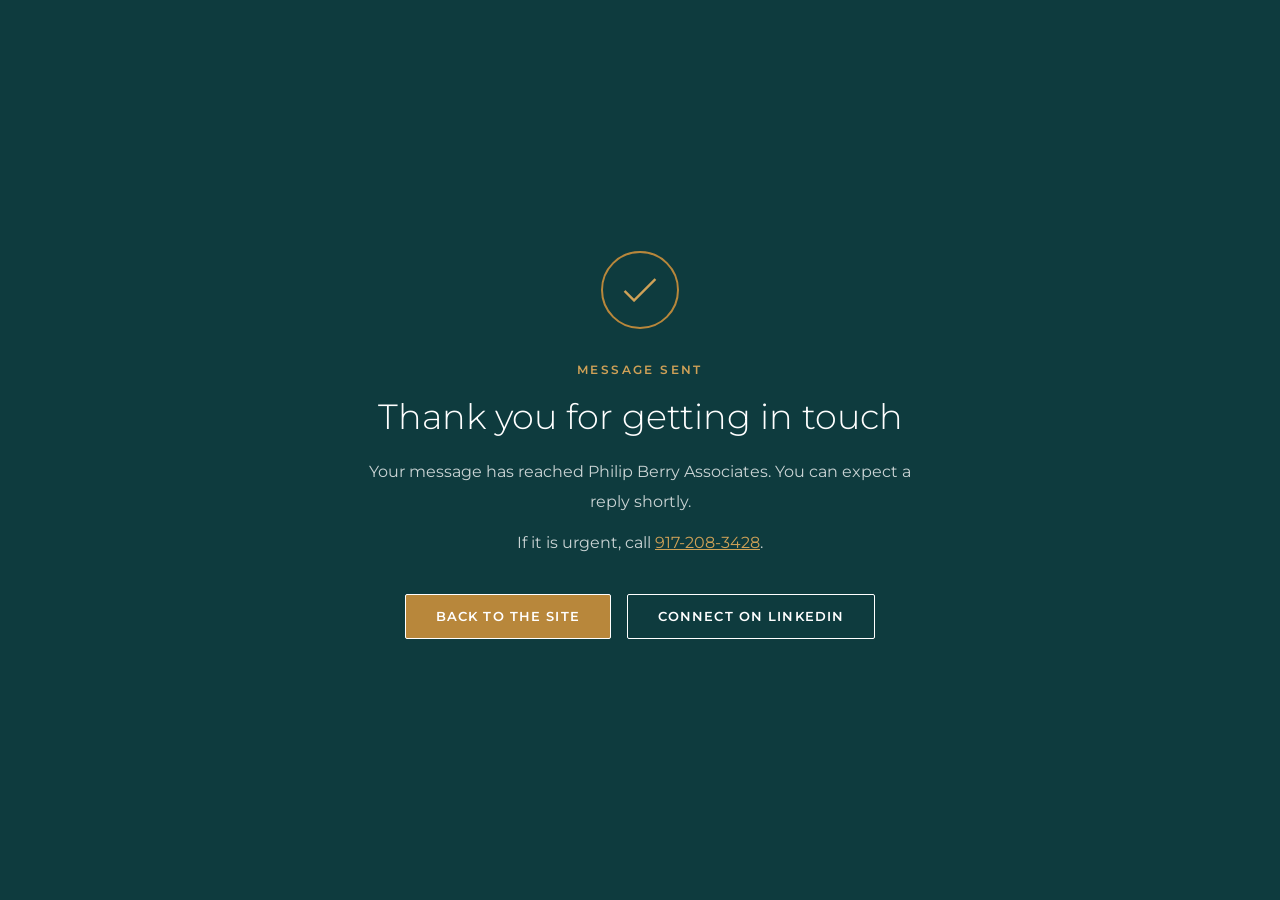
<file: thanks.html>
<!DOCTYPE html>
<html lang="en">
<head>
<meta charset="utf-8">
<meta content="width=device-width, initial-scale=1, shrink-to-fit=no" name="viewport">
<title>Message sent | Philip Berry</title>
<meta name="description" content="Your message has been sent to Philip Berry Associates LLC.">
<meta name="robots" content="noindex, follow">
<link rel="icon" type="image/svg+xml" href="pb/img/favicon.svg">
<link rel="icon" href="vendor/img/favicon.ico">
<link rel="preconnect" href="https://fonts.googleapis.com">
<link rel="preconnect" href="https://fonts.gstatic.com" crossorigin>
<link href="https://fonts.googleapis.com/css2?family=Montserrat:wght@300;400;500;600;700&display=swap" rel="stylesheet">
<link rel="stylesheet" href="vendor/css/line-awesome.min.css">
<style>
  :root{
    --pb-brand:#0E3B3E; --pb-accent:#B8873B; --pb-accent-2:#CFA157;
    --pb-ease:cubic-bezier(.22,.61,.36,1);
  }
  *{ box-sizing:border-box; }
  body{
    margin:0; min-height:100vh; background:var(--pb-brand);
    font-family:'Montserrat',sans-serif; color:#fff;
    display:flex; align-items:center; justify-content:center; padding:30px;
    text-align:center;
  }
  .wrap{ max-width:560px; animation:rise .8s var(--pb-ease) both; }
  @keyframes rise{ from{ opacity:0; transform:translateY(22px); } to{ opacity:1; transform:none; } }
  .tick{
    width:78px; height:78px; margin:0 auto 30px; border-radius:50%;
    border:2px solid var(--pb-accent); display:flex; align-items:center; justify-content:center;
  }
  .tick i{ font-size:38px; color:var(--pb-accent-2); }
  .eyebrow{
    color:var(--pb-accent-2); letter-spacing:.2em; text-transform:uppercase;
    font-size:12px; font-weight:600; margin:0 0 14px;
  }
  h1{ font-size:2.2rem; font-weight:300; margin:0 0 18px; line-height:1.25; }
  p{ color:rgba(255,255,255,.78); line-height:1.85; font-size:16px; margin:0 0 12px; }
  .links{ margin-top:36px; }
  a.btn{
    display:inline-block; padding:14px 30px; margin:0 6px 10px;
    font-size:12.5px; font-weight:600; letter-spacing:.09em; text-transform:uppercase;
    border-radius:2px; text-decoration:none; border:1px solid;
    transition:background .3s var(--pb-ease), color .3s var(--pb-ease),
               border-color .3s var(--pb-ease), transform .3s var(--pb-ease);
  }
  a.btn:hover{ transform:translateY(-2px); }
  .solid{ background:var(--pb-accent); border-color:var(--pb-accent); color:#fff; }
  .solid:hover{ background:#fff; border-color:#fff; color:var(--pb-brand); }
  .ghost{ background:transparent; border-color:rgba(255,255,255,.5); color:#fff; }
  .ghost:hover{ background:#fff; border-color:#fff; color:var(--pb-brand); }
  @media(max-width:575px){
    h1{ font-size:1.6rem; }
    a.btn{ display:block; max-width:290px; margin:0 auto 10px; }
  }
</style>
</head>
<body>
  <div class="wrap">
    <div class="tick"><i class="las la-check" aria-hidden="true"></i></div>
    <p class="eyebrow">Message sent</p>
    <h1>Thank you for getting in touch</h1>
    <p>Your message has reached Philip Berry Associates. You can expect a reply shortly.</p>
    <p>If it is urgent, call <a href="tel:+19172083428" style="color:var(--pb-accent-2)">917-208-3428</a>.</p>
    <div class="links">
      <a class="btn solid" href="./">Back to the site</a>
      <a class="btn ghost" href="https://www.linkedin.com/in/philip-berry-aaa5165/" target="_blank" rel="noopener noreferrer">Connect on LinkedIn</a>
    </div>
  </div>
</body>
</html>
</file>
<file: pb/css/style.css>
/* ===================================
    About
====================================== */

/*
    Theme Name: MegaOne
    Theme URI:
    Author: Themes Industry
    Author URI:
    Description: One Page Parallax Template
    Tags: one page, multipurpose, parallax, creative, html5
*/

/* ===================================
    Table of Content
====================================== */

/*  - Fonts
    - General
    - Social Icon Hover
    - Header And Navigation
    - Slider
    - About
    - Work
    - Clients
    - Pricing
    - Blog
      - Blog Pages
    - Contact
      - Contact Pages  
    - Footer
    - Shop Pages
      - Shop
      - Shop Cart & Shop Wishlist
      - Shop Detail
    - Other Pages
      - Features
      - Services
      - Standalone
      - FAQ'S
      - Comingsoon
      - Login & Register
      - Forget Password
      - Signup & Signin
    - Loader
    - Media Queries   */

/* ===================================
    Google fonts
====================================== */
@import url('https://fonts.googleapis.com/css?family=Roboto:300,400,500,700');
@import url('https://fonts.googleapis.com/css?family=Dosis:200,300,400,500,600,700');

.font-primary {
    font-family: 'Dosis', sans-serif;
}
.font-secondary {
    font-family: 'Roboto', sans-serif;
}

/* ===================================
    General
====================================== */
body {
    font-family: 'Roboto', sans-serif;
    font-size: 15px;
    color: #666666;
    font-weight: 300;
    line-height: 26px;
    letter-spacing: 0.5px;
    overflow-x: hidden;
    -webkit-font-smoothing: antialiased;
}
ol, ul {
    margin: 0;
    padding: 0;
    list-style: none;
}
section, .section-padding {position: relative; padding: 7.5rem 0; overflow: hidden;}

.portfolio-padding {
    padding: 7.5rem 0 4rem;
}
h1, h2, h3, h4, h5, h6 {
    font-family: 'Dosis', sans-serif;
}
h1, h2, h3, h4, h5, h6 {
    line-height: 1;
}
h1 {
    font-size: 72px;
}
.h1 {
    font-size: 4rem;
}
h2 {
    font-size: 3rem;
}
p {
    margin: 0;
    padding: 0;
    font-size: 15px;
    color: #535353;
}
.line-height-heading {
    line-height: 1.2;
}
.line-height-normal {
    line-height: normal;
}
.line-height-17px {
    line-height: 17px;
}
.line-height-25px {
    line-height: 25px;
}
.line-height-35px {
    line-height: 35px;
}
img {
    max-width: 100%;
}
/* Width */

.w-71 {
    width: 71% !important;
}
.w-73 {
    width: 73% !important;
}
.w-77 {
    width: 77% !important;
}
.w-82 {
    width: 82% !important;
}
.w-87 {
    width: 87% !important;
}
.w-93 {
    width: 93% !important;
}
.w-265 {
    max-width: 265px;
}
.va-middle {
    vertical-align: middle;
}

a, a:active, a:focus, a:hover {
    text-decoration: none !important;
    outline: none;
}
a:focus, a:hover {
    color: #18191d;
}
a, *::before, *::after, img, input, button, .navbar, .fixedmenu, .tp-bullet, .owl-dot, .owl-prev, .owl-next, .testimonial-text, .testimonial-text:hover {
    -webkit-transition: all .3s ease;
    -o-transition: all .3s ease;
     transition: all .3s ease;
}
i::before, i::after {
    -webkit-transition: all .0s ease;
    -o-transition: all .0s ease;
    transition: all .0s ease;
}
/* transition none */
.no-transition *{transition-timing-function:initial; -moz-transition-timing-function:initial; -webkit-transition-timing-function:initial; -o-transition-timing-function:initial; -ms-transition-timing-function:initial; transition-duration: 0s; -moz-transition-duration: 0s; -webkit-transition-duration: 0s; -o-transition-duration: 0s; -ms-transition-duration: 0s;}
.no-animation {animation: none !important;}
.no-transform {transform: none !important;}
::-webkit-scrollbar-track {background-color: #e9edf0;border-left: 1px solid #ededed;}
::-webkit-scrollbar {width: 7px;background-color: #dc3545;}
::-webkit-scrollbar-thumb {background:#dc3545;}

.pt-10px {
 padding-top: 10px;
}
.pt-15px {
    padding-top: 15px;
}
.pt-20px {
    padding-top: 20px;
}
.pb-10px {
    padding-bottom: 10px;
}
.pb-40px {
    padding-bottom: 40px;
}
.pl-2rem {
    padding-left: 2rem;
}
.pt-7rem {
    padding-top: 7rem;
}
.pb-7rem {
    padding-bottom: 7rem;
}
.p-7rem {
    padding: 7rem 0;
}
.p-half {
    padding: 3.75rem 0;
}
.pt-half {
    padding-top: 3.75rem;
}
.pb-half {
    padding-bottom: 3.75rem;
}
.mt-7rem {
    margin-top: 7rem;
}
.mb-7rem {
    margin-bottom: 7rem;
}
.mt-10px {
    margin-top: 10px;
}
.mb-10px {
    margin-bottom: 10px;
}
.mt-15px {
    margin-top: 15px;
}
.mb-15px {
    margin-bottom: 15px;
}
.mt-20px {
    margin-top: 20px;
}
.mb-20px {
   margin-bottom: 20px;
}
.mt-25px {
    margin-top: 25px;
}
.mb-25px {
    margin-bottom: 25px;
}
.mt-30px {
    margin-top: 30px;
}
.mb-30px {
    margin-bottom: 30px;
}
.mt-35px {
    margin-top: 35px;
}
.mb-35px {
    margin-bottom: 35px;
}
.mt-40px {
    margin-top: 40px;
}
.mb-40px {
    margin-bottom: 40px;
}
.mt-50px {
    margin-top: 50px;
}
.mb-50px {
    margin-bottom: 50px;
}
.mt-80px {
    margin-top: 80px;
}
.mt-105px {
    margin-top: 105px;
}
.mt-120px {
    margin-top: 120px;
}
.mt-750rem {
    margin-top: .75rem !important;
}
.mt-130rem {
    margin-top: 1.30rem !important;
}
.mb-175rem {
    margin-bottom: 1.75rem !important;
}
.mb-2rem {
    margin-bottom: 2rem !important;
}
.heading-space {
    margin-bottom: 4.125rem;
}
/* center block */
.center-block {
    display: -webkit-box;
    display: -webkit-flex;
    display: -moz-box;
    display: -ms-flexbox;
    display: flex;
    -webkit-box-pack: center;
    -webkit-justify-content: center;
    -moz-box-pack: center;
    -ms-flex-pack: center;
    justify-content: center;
    -webkit-box-orient: vertical;
    -webkit-box-direction: normal;
    -webkit-flex-direction: column;
    -moz-box-orient: vertical;
    -moz-box-direction: normal;
    -ms-flex-direction: column;
    flex-direction: column;
    -webkit-box-align: center;
    -webkit-align-items: center;
    -moz-box-align: center;
    -ms-flex-align: center;
    align-items: center;
}

#google-map {
    height: 400px;
    width: 100%;
}
.col-map #google-map {
     height: 418px;
}
.h-100vh {
    min-height: 100vh !important;
}
.hidden {
   visibility: hidden !important;
}
.map {
    background: url("../img/map.jpg");
}

.heading-para-setting {
    max-width: 950px;
    margin: 0 auto;
}
.fullscreen{
    height: 100vh !important;
    width: 100%;
}
.half-section{
    width: 100%;
}
.half-section {
    position: relative;
    overflow: hidden;
}

.content-setting {
    text-transform: capitalize;
    font-weight: 300;
    max-width: 650px;
    margin-left: auto;
    margin-right: auto;
    padding: 0 15px;
}

/* hover on images */
.hover-effect::before,
.hover-effect::after {
    content: "";
    background: #fff;
    height: 0;
    width: 0;
    z-index: 1;
    position: absolute;
    -webkit-transition-duration: 1.3s !important;
    -o-transition-duration: 1.3s;
    transition-duration: 1.3s !important;
}
.hover-effect::before {
    right: 0;
    opacity: 1;
    top: 0;
}
.hover-effect::after {
    bottom: 0;
    opacity: .7;
    left: 0;
}
.hover-effect:hover::after, .hover-effect:hover::before {
    height: 100%;
    opacity: 0;
    width: 100%;
}

/* img wrap */
.image {
    overflow: hidden;
}
a.image{
    display: block;
}
.image img {
    width: 100%;
    height: 100%;
    display: block;
}
.image, .image img {
    position: relative;
}
.split-blog-scale img {
    transform: scale(1);
    transition: 1s;
}
.split-blog-scale:hover img {
    transform: scale(1.2);
}
/* background color */
.bg-light-gray {
    background-color: #f6f6f6;
}
.bg-summer-sky {
     background-color: #dc3545;
}
.bg-yellow {
    background: #dccF35;
}

.bg-black {
    background-color: #18191d;
}
.bg-black2 {
    background-color: #262626;
}
.bg-black3 {
    background-color: #19283e;
}
.bg-white2 {
    background-color: #ffffff;
}
.transparent-bg {
    background-color: transparent;
}
.bg-dark {
    background-color: #1d1d21 !important;
}
.bg-gradient {
    background: linear-gradient(60deg, rgba(220, 207, 53, 0.76) 0%, rgba(220, 53, 69, 0.67) 70%);
}
/* background color hover */
.hvr-bg-light-gray:hover {
    background-color: #f6f6f6;
}
.hvr-bg-summer-sky:hover {
    background-color: #dc3545;
}
.hvr-bg-black:hover {
    background-color: #18191d;
}
.hvr-bg-black2:hover {
    background-color: #262626;
}
.hvr-bg-black3:hover {
    background-color: #19283e;
}
.hvr-bg-white2:hover {
    background-color: #ffffff;
}
/* overlay */
.overlay {
    background-color: #dc3545;
    opacity: 0.75;
    padding-bottom: 10px;
    padding-left: 15px;
    padding-right: 15px;
    padding-top: 10px;
    position: absolute;
    visibility: hidden;
    z-index: 98;
    height: 100%;
    width: 100%;
    left: 0;
    top: 0;
}
/* overlay-setting */
.bg-overlay {
    position: absolute;
    top: 0;
    left: 0;
    width: 100%;
    height: 100%;
}
/* opacity */
.opacity-1 { opacity: .1; }
.opacity-2 { opacity: .2; }
.opacity-3 { opacity: .3; }
.opacity-4 { opacity: .4; }
.opacity-5 { opacity: .5; }
.opacity-6 { opacity: .6; }
.opacity-7 { opacity: .7; }
.opacity-8 { opacity: .8; }
.opacity-9 { opacity: .9; }

/* z-index */
.z-index-1 { z-index: 1; }

/* text-color */
.color-black { color: #18191d; }
.color-grey { color: #535353; }
.color-light-grey {color: #6f6f6f;}
.color-light-grey2 {color: #a5a5a5;}
.color-vlight-grey { color: #8c8c8c;}
.color-vlight-grey2 {color: #ebebeb;}
.color-white {color: #ffffff;}
.color-light-gw {color: #f7f7f7;}
.color-summer-sky {color: #dc3545;}
.text-black { color: #18191d; }

/* font-size */
.font-13 {font-size: 13px;}
.font-14 {font-size: 14px;}
.font-16 {font-size: 16px;}
.font-18 {font-size: 18px;}
.font-20 {font-size: 20px;}
.font-30 {font-size: 30px;}
.font-72 {font-size: 72px;}
.slider-text {font-size: 60px;}

/* font-weight */
.font-weight-100{font-weight: 100;}
.font-weight-200{font-weight: 200;}
.font-weight-500{font-weight: 500;}
.font-weight-600{font-weight: 600;}

/* border */
.border-light2 {
    border: 1px solid #e8e8e8;
}
.border-vlight {
    border: 1px solid #f8f9fa;
}

/* buttons */
.btn:hover, .btn:active, .btn:focus {
    outline: none;
    box-shadow: none;
}
button {
    cursor: pointer;
}
button:hover, button:active, button:focus {
    outline: none;
}
.btn-setting {
    padding: 9px 34px;
    width: auto;
    display: inline-block;
    font-weight: 400;
    line-height: 25px;
    font-size: 15px;
    text-transform: capitalize;
    text-align: center;
    -webkit-border-radius: 36px;
    border-radius: 36px;
    position: relative;
    z-index: 1;
    overflow: hidden;
    border: 1px solid transparent;
    -webkit-transition: all .5s ease;
    -o-transition: all .5s ease;
    transition: all .5s ease !important;
}
.btn-setting b {
    text-transform: capitalize;
}
.btn-hvr-setting {
    z-index: -1;
    position: absolute;
    left: 0;
    top: 0;
    width: 100%;
    height: 100%;
    border-radius: 50px;
}
.btn-hvr-setting-inner {
    position: relative;
    display: block;
    height: 100%;
    overflow: hidden;
}
.btn-hvr-effect {
    position: absolute;
    top: 0;
    width: 25%;
    height: 100%;
    border-radius: 100%;
    -webkit-transform: translate3d(0, 150%, 0) scale(1.7); transform: translate3d(0, 150%, 0) scale(1.7); -webkit-transition: -webkit-transform 0.45s;
    transition: -webkit-transform 0.45s; transition: transform 0.45s !important;
    background: #ffffff;
    border-color: #ffffff;
}
.btn-hvr-effect:nth-child(1) {
    left: 0;
    -webkit-transition-delay: 0s; transition-delay: 0s !important;
}
.btn-hvr-effect:nth-child(2) {
    left: 30%;
    -webkit-transition-delay: 0.08s; transition-delay: 0.08s !important;
}
.btn-hvr-effect:nth-child(3) {
    left: 60%;
    -webkit-transition-delay: 0.16s; transition-delay: 0.16s !important;
}
.btn-hvr-effect:nth-child(4) {
    left: 90%;
    -webkit-transition-delay: 0.24s; transition-delay: 0.24s !important;
}
.btn-hvr-setting:hover .btn-hvr-effect, .btn-hvr-setting-main:hover .btn-hvr-effect, .btn-hvr-setting-main:active .btn-hvr-effect, .btn-hvr-setting-main:focus .btn-hvr-effect {
    -webkit-transform: translateZ(0) scale(1.7); transform: translateZ(0) scale(1.7) !important;
}
.btn-summer-sky {
    border-color: #dc3545;
    background-color: #dc3545;
    color: #ffffff;
}
.btn-summer-sky2 {
    border-color: #dc3545;
    color: #dc3545;
}
.btn-white, .btn-white2 {
    background-color: #ffffff;
    color: #18191d;
}
.btn-transparent2 {
    border: 1px solid #18191d;
    color: #18191d;
}
.btn-transparent3 {
    color: #ffffff;
}
.rev_slider .btn-transparent3, .rev_slider .btn-border {
    border: 2px solid;
}

.btn-black {
    border-color: #202020;
    background-color: #202020;
    color: #ffffff;
}
.btn-transparent {
    background: transparent;
    border-color: #ffffff;
}
.btn-white:hover, .btn-white:focus, .btn-transparent2:hover, .btn-transparent2:focus {
    color: #ffffff;
}
.btn-transparent3:hover, .btn-transparent3:focus {
    color: #18191d;
}
.btn-white2:hover, .btn-white2:focus {
    color: #18191d;
}
.btn-hvr-white2 .btn-hvr-effect {
    background-color: #ffffff;
    border-color: #ffffff;
    color: #18191d;
}
.btn-hvr-summer-sky .btn-hvr-effect {
     background-color: #dc3545;
     border-color: #dc3545;
     color: #ffffff;
}
.btn-hvr-summer-sky2:hover, .btn-hvr-summer-sky2:focus{
    border-color: #dc3545;
    color: #dc3545;
}
.btn-hvr-black .btn-hvr-effect {
    background-color: #18191d;
    border-color: #18191d;
    color: #ffffff;
}
.btn-hvr-black3:hover {
    border-color: #18191d;
    color: #18191d;
}
.btn-hvr-black2 .btn-hvr-effect {
    background-color: #202020;
    border-color: #202020;
    color: #ffffff;
}
.btn-hvr-grey .btn-hvr-effect {
    background: #f6f6f6;
}
.btn-hvr-transparent:hover, .btn-hvr-transparent:focus{
    background-color: transparent;
    border-color: #535353;
}
.btn-hvr-border .btn-hvr-effect {
    border-color: #535353;
}
.btn-hvr:hover, .btn-hvr:focus {
    background-color: transparent;
    border-color: transparent;
}
/* border radius */
.radius-small {
    border-radius: 4px;
}
.radius-0 {
    border-radius: 0 !important;
}
.container.radius {
    border-radius: 36px;
}
.fixed-menu .container.radius {
    border-radius: 0;
}
/* owl carousel bullets */
.owl-dots .owl-dot {
    height: 12px;
    width: 12px;
    margin: 2px 3px;
    position: relative;
    display: inline-block;
    -webkit-border-radius: 50%;
    border-radius: 50%;
    background:#ffffff;
    cursor: pointer;
}
.owl-dots .owl-dot.active span,.owl-dots .owl-dot:hover span {
    background:#ffffff;
}
.owl-dots .owl-dot.active::after, .owl-dots .owl-dot:hover:after {
    opacity: 1;
    -webkit-transform: translate3d(0, 0, 0);
    transform: translate3d(0, 0, 0);
    visibility: visible;
}
.owl-dots .owl-dot::after {
    background-color: #dc3545;
    -webkit-border-radius: 50%;
    border-radius: 50%;
    content: "";
    height: 100%;
    left: 0;
    opacity: 0;
    position: absolute;
    -webkit-transform: translate3d(0, 100%, 0);
    transform: translate3d(0, 100%, 0);
    visibility: hidden;
    width: 100%;
}
.light-version .owl-dots .owl-dot {
    background: #18191d;
}
#single-slider .owl-dots{
    margin-top: 15px;
}
#single-slider .owl-dots .owl-dot {
    width: 15px;
    height: 15px;
}
#single-slider .owl-dots .owl-dot::after {
    background-color: #535353;
}

/* ===================================
   Social Icon Hover
====================================== */
/*icon bg hover */
.facebook-bg-hvr:hover{background:#4267B2 !important;color: #fff !important; border: 1px solid transparent !important;}
.twitter-bg-hvr:hover{background:#1DA1F2 !important;color: #fff !important; border: 1px solid transparent !important;}
.instagram-bg-hvr:hover{background:#C32AA3 !important;color: #fff !important; border: 1px solid transparent !important;}
.linkedin-bg-hvr:hover{background:#0077B5 !important;color: #fff !important; border: 1px solid transparent !important;}
.pinterest-bg-hvr:hover{background:#BD081C !important;color: #fff !important; border: 1px solid transparent !important;}
.google-bg-hvr:hover{background:#DB4437 !important;color: #fff !important; border: 1px solid transparent !important;}

/*icon text hover */
.facebook-text-hvr:hover{color:#4267B2 !important;}
.twitter-text-hvr:hover{color:#1DA1F2 !important;}
.instagram-text-hvr:hover{color:#C32AA3 !important;}
.linkedin-text-hvr:hover{color:#0077B5 !important;}
.pinterest-text-hvr:hover{color:#BD081C !important;}
.google-text-hvr:hover{color:#DB4437 !important;}

/* ===================================
    Header & Navigation
====================================== */

/* header with top bar */
.header-with-topbar .top-header-area {
    font-size: 13px;
    position: fixed;
    top: 0;
    z-index: 21;
    height: 50px;
    line-height: 50px;
    width: 100%;
    transition: ease-in-out 0.3s;
    -webkit-transition: ease-in-out 0.3s;
    -moz-transition: ease-in-out 0.3s;
    -ms-transition: ease-in-out 0.3s;
    -o-transition: ease-in-out 0.3s;
}
.header-with-topbar .navbar-top-default {
    position: fixed;
    -webkit-transition: ease-in-out 0.3s;
    -moz-transition: ease-in-out 0.3s;
    -ms-transition: ease-in-out 0.3s;
    -o-transition: ease-in-out 0.3s;
    transition: ease-in-out 0.3s;
}
.header-with-topbar div.bar-social-icon> li {
    text-align: center;
}
.bar-social-icon a {
    font-size: 13px;
    color: #ffffff;
    height: 36px;
    width: 37px;
    line-height: 38px;
    display: inline-block;
    text-align: center;
    margin: 0;
    border: 1px solid transparent;
    border-radius: 50%;
}
.bar-social-icon.black a {
    color: #18191d;
}

/*header with top bar center logo*/
.header-with-topbar .center-logo ul:first-child {
    margin-left: auto;
}
.header-with-topbar .center-logo ul:last-child {
    margin-right: auto;
}
.header-with-topbar .center-logo.fixed-menu ul:first-child {
    margin-right: auto;
    margin-left: 0;
}
.header-with-topbar .center-logo.fixed-menu ul:last-child {
    margin-left: auto;
    margin-right: 0;
}
.header-with-topbar.multipage .center-logo.fixed-menu ul:last-child {
    margin-left: -6rem;
    margin-right: 0;
}
.header-with-topbar.multipage .center-logo.fixed-menu .mega-menu ul:last-child {
    margin-left: 0;
}
.header-with-topbar.multipage .center-logo.fixed-menu ul:last-child {
    margin-right: 0;
}
/*header with top bar style two */
.header-with-topbar.style-two .top-header-area {
    margin-top: 20px;
}
.header-with-topbar.style-two .full-nav {
    margin-top: 70px;
}
.header-with-topbar.style-two .full-nav.fixed-menu {
    margin-top: 0;
}
.header-appear.header-with-topbar.style-two .top-header-area .logo img {
    display: none;
}

/* menu bars */
.menu-bars-setting {
    position: absolute;
    right: 30px;
}
.menu-inner {
    position: relative;
    right: 0;
    margin-left: 1rem;
}
.menu_bars, .menu_bars2 {
    padding: 5px;
    width: 38px;
    cursor: pointer;
    z-index: 1;
}
.menu_bars2 {
    height: 36px;
    position: absolute;
}
.menu_bars span, .menu_bars2 span {
    background: #18191d;
    width: 30px;
    height: 1px;
    display: block;
}
.transparent-bg .menu_bars span, .menu-outer.menu_bars span {
    background: #ffffff;
}
.transparent-bg.black .menu_bars span, .just-menu .menu_bars span {
    background: #18191d;
}
.transparent-bg.fixed-menu .menu_bars span, .fixed-menu .menu-outer.menu_bars span, .fixed-menu.just-menu .menu_bars span, .just-menu.black .menu_bars span {
    background: #18191d;
}
.menu_bars, .menu_bars span, .menu_bars2, .menu_bars2 span{
    -webkit-transition: 300ms linear all;
    -o-transition: 300ms linear all;
    transition: 300ms linear all;
}
.menu_bars span:nth-child(1), .menu_bars span:nth-child(3) {
    width: 20px;
    margin: 0 auto;
}
.menu_bars:hover span:nth-child(1), .menu_bars:hover span:nth-child(3) {
    width: 30px;
}
.menu_bars span:nth-child(2), .menu_bars2 span:nth-child(2) {
    margin: 5px 0;
}
.menu_bars2 span:nth-child(2) {
    display: none;
}
.menu_bars2 span:nth-child(1), .menu_bars2 span:nth-child(3) {
    width: 30px;
    top: 20px;
    position: absolute;
    left: 5px;
    margin-top: -1px;
}
.menu_bars2 span:nth-child(1) {
    -webkit-transform: rotate(45deg);
    -ms-transform: rotate(45deg);
    -o-transform: rotate(45deg);
    transform: rotate(45deg);
}
.menu_bars2 span:nth-child(3) {
    -webkit-transform: rotate(-45deg);
    -ms-transform: rotate(-45deg);
    -o-transform: rotate(-45deg);
    transform: rotate(-45deg);
}
/* logo */
.logo {
    max-width: 140px;
}
.logo img {
    vertical-align: middle;
}
.navbar.fixed-menu .logo-default,
.navbar .logo-scrolled {
    display: none;
}
.navbar.fixed-menu .logo-scrolled,
.navbar .logo-default{
    display: inline-block;
}

/* nav top default */
.navbar-top-default{
    position: absolute;
    top: 0;
    z-index: 99;
    height: 90px;
    width: 100%;
    -webkit-transition: all .1s ease;
    -moz-transition: all .1s ease;
    -ms-transition: all .1s ease;
    -o-transition: all .1s ease;
    transition: all .1s ease;
}
.nav-height-small {
    height: 64px;
}
.center-logo .logo {
    position: absolute;
    left: 50%;
    transform: translateX(-50%);
}
.navbar-top-default .navbar-nav .nav-link {
    font-family: 'Dosis', sans-serif;
    font-size: 16px;
    font-weight: 500;
    color: #18191d;
    padding: 0.25rem 0 0;
    margin-right: 1.60rem;
    margin-left: 1.60rem;
    text-transform: capitalize;
}
.multipage .navbar-top-default .navbar-nav .nav-link {
    margin-right: 1.20rem;
    margin-left: 1.20rem;
}
.fixed-menu .navbar-nav .nav-link:hover, .fixed-menu .navbar-nav .nav-link.active {
    color: #dc3545;
}
/* Nav Bottom Line Hover Effect */
.nav-bottom-line .navbar-nav .nav-link::after {
    content: '';
    display: block;
    width: 0;
    height: 5px;
    background: #dc3545;
    transition: width .3s;
    border-radius: 50px;
    transform-origin: right;
}
.nav-bottom-line .navbar-nav .nav-link.active::after {
    width: 100%;
}
/* Nav Radius Hover Effect */
.nav-radius .navbar-nav .nav-item .nav-link {
    padding: 0.6rem 1.3rem;
    border-radius: 36px;
}
.nav-radius .navbar-nav .nav-item .nav-link.active {
    background: #dc3545;
    color: #ffffff !important;
}
.nav-radius .navbar-nav .nav-item .nav-link.active:hover {
    color: #ffffff;
}
.nav-radius.navbar-top-default .navbar-nav .nav-link {
    margin: 0 0.3rem;
}
/* Nav Square Hover Effect */
.nav-square .navbar-nav .nav-item .nav-link {
    padding: 1.4rem 1.3rem;
}
.nav-square .navbar-nav .nav-item .nav-link.active {
    background: #dc3545;
    color: #ffffff !important;
}
.nav-square .navbar-nav .nav-item .nav-link.active:hover {
    color: #ffffff;
}
.nav-square.navbar-top-default .navbar-nav .nav-link {
    margin: 0 0.3rem;
}
/* Nav Scale Hover Effect */
.nav-scale .navbar-nav .nav-item .nav-link {
    position: relative;
    z-index: 1;
    padding: .5rem 1rem;
    margin-right: .6rem;
    margin-left: .6rem;
}
.nav-scale .navbar-nav .nav-item .nav-link.active, .nav-scale.fixed-menu.navbar-top-default .navbar-nav .nav-link.active:hover{
    color: #ffffff !important;
}
.nav-scale .navbar-nav .nav-item .nav-link:after {
    display: block;
    position: absolute;
    top: 0;
    left: 0;
    bottom: 0;
    right: 0;
    margin: auto;
    width: 100%;
    height: 1px;
    content: '.';
    color: transparent;
    background: #dc3545;
    opacity: 0;
    z-index: -1;
}
.nav-scale .navbar-nav .nav-item .nav-link.active:after {
    opacity: 1;
    visibility: visible;
    height: 100%;
}
/* Nav Three Circles Hover Effect */
.nav-three-circles .navbar-nav .nav-item .nav-link {
    -webkit-transition: color 0.3s;
    -moz-transition: color 0.3s;
    transition: color 0.3s;
    position: relative;
    display: inline;
}
.nav-three-circles .navbar-nav .nav-item .nav-link::after {
    position: absolute;
    top: 80%;
    left: 50%;
    color: transparent;
    content: '•';
    text-shadow: 0 0 transparent;
    font-size: 1.2em;
    -webkit-transition: text-shadow 0.3s, color 0.3s;
    -moz-transition: text-shadow 0.3s, color 0.3s;
    transition: text-shadow 0.3s, color 0.3s;
    -webkit-transform: translateX(-50%);
    -moz-transform: translateX(-50%);
    transform: translateX(-50%);
    pointer-events: none;
}
.nav-three-circles .navbar-nav .nav-item .nav-link.active::after,
.nav-three-circles .navbar-nav .nav-item .nav-link:hover::after {
    color: #dc3545;
    text-shadow: 10px 0 #dc3545, -10px 0 #dc3545;
}
.nav-three-circles .navbar-nav .nav-item .nav-link:hover {
    color: #dc3545;
}


.transparent-bg .navbar-nav .nav-link, .center-logo .navbar-nav .nav-link {
    color: #ffffff;
}
.transparent-bg.fixed-menu .navbar-nav .nav-link, .center-logo.fixed-menu .navbar-nav .nav-link,
.transparent-bg.black .navbar-nav .nav-link, .center-logo.black .navbar-nav .nav-link,
.bg-white2.black .navbar-nav .nav-link, .bg-white2.black.fixed-menu .navbar-nav .nav-link {
    color: #18191d;
}
.bg-white2.box-nav.black .navbar-nav .nav-link, .bg-white2.box-nav.black.fixed-menu .navbar-nav .nav-link {
    background: none;
}
.fixed-black-nav.fixed-menu .navbar-nav .nav-link {
     color: #ffffff;
}
.fixed-black-nav.fixed-menu .menu_bars span, .bg-dark .menu_bars span {
    background: #ffffff;
}
.fixed-menu.navbar-top-default {
    height: 70px;
    position: fixed;
    background: #ffffff;
    -webkit-animation-name: animationFade;
    -o-animation-name: animationFade;
    animation-name: animationFade;
    -webkit-animation-duration: 1s;
    -o-animation-duration: 1s;
    animation-duration: 1s;
    -webkit-animation-fill-mode: both;
    -o-animation-fill-mode: both;
    animation-fill-mode: both;
    -webkit-box-shadow: 0 10px 10px -10px rgba(0, 0, 0, 0.35);
    box-shadow: 0 10px 10px -10px rgba(0, 0, 0, 0.35);
}
/* fixed nav hover */
.fixed-menu.navbar-top-default .navbar-nav .nav-link:hover {
    color: #dc3545;
}
/* fixed black nav */
.fixed-black-nav.fixed-menu {
    background: #18191d;
}
.fixed-black-nav.fixed-menu.navbar-top-default .navbar-nav .nav-link:hover {
    color: #dc3545;
}

/* summer-sky nav */
.bg-nav .navbar-nav .nav-link {
    color: #ffffff;
}
.bg-nav.fixed-menu .navbar-nav .nav-link {
    color: #ffffff;
}
.bg-nav .menu_bars span {
    background: #ffffff;
}
.bg-nav.bg-summer-sky.fixed-menu.navbar-top-default {
    background: #dc3545;
}
.bg-nav.fixed-menu.navbar-top-default .navbar-nav .nav-link:hover, .bg-nav.fixed-menu.nav-style.navbar-top-default .navbar-nav .nav-link.active {
    color: #fff;
}
.bg-nav.fixed-menu.nav-style.navbar-top-default .nav-item::before, .bg-nav.fixed-menu.nav-style.navbar-top-default .nav-item::after, .bg-nav.fixed-menu.nav-style.navbar-top-default .nav-link::before, .bg-nav.fixed-menu.nav-style.navbar-top-default .nav-link::after {
    background: #fff;
}
@-webkit-keyframes animationFade {
    from { opacity: 0; -webkit-transform: translate3d(0, -100%, 0); transform: translate3d(0, -100%, 0); }
    to { opacity: 1; -webkit-transform: none; transform: none; }
}
@-o-keyframes animationFade {
    from { opacity: 0; -webkit-transform: translate3d(0, -100%, 0); transform: translate3d(0, -100%, 0); }
    to { opacity: 1; -webkit-transform: none; -o-transform: none; transform: none; }
}
@keyframes animationFade {
    from { opacity: 0; -webkit-transform: translate3d(0, -100%, 0); transform: translate3d(0, -100%, 0);
    }
    to { opacity: 1; -webkit-transform: none; -o-transform: none; transform: none; }
}
/* nav social icons */
header .navbar-top-default .header-social {
    padding-left: 1rem;
}
header .navbar-top-default.seven-links .header-social {
    padding-left: 1rem;
    padding-right: 1rem;
}
header .navbar-top-default .header-social a {
    font-size: 14px;
    color: #18191d;
    height: 36px;
    width: 37px;
    line-height: 38px;
    display: inline-block;
    text-align: center;
    margin: 0;
    border: 1px solid transparent;
    border-radius: 50%;
}
header .navbar-top-default .header-social a:hover {
    background: #ffffff;
}
header .transparent-bg.navbar-top-default .header-social a {
    color: #ffffff;
}
header .transparent-bg.black.navbar-top-default .header-social a {
    color: #18191d;
}
header .fixed-menu.navbar-top-default .header-social a, header .transparent-bg.fixed-menu.navbar-top-default .header-social a {
    color: #18191d;
}
header .fixed-menu.navbar-top-default .header-social a.facebook-text-hvr:hover {
    background: #4267B2;
    color: #ffffff !important;
}
header .fixed-menu.navbar-top-default .header-social a.twitter-text-hvr:hover {
    background: #1DA1F2;
    color: #ffffff !important;
}
header .fixed-menu.navbar-top-default .header-social a.linkedin-text-hvr:hover {
    background: #0077B5;
    color: #ffffff !important;
}

header .fixed-menu.navbar-top-default .header-social a:hover {
    background: transparent;
}
/* bottom nav */
.bottom-nav {
    height: 70px;
    top: auto;
    bottom: 0;
}
.bottom-nav.fixed-menu{
    bottom: auto;
}
/* box nav */
.box-nav {
    margin-top: 20px;
}
.box-nav.bottom-nav {
    margin-top: 0;
}
.box-nav.fixed-menu {
    margin-top: 0;
}
.box-nav .container {
    background: #ffffff;
    height: 70px;
}
.box-nav.fixed-menu .container {
    background: transparent;
    height: 0;
}
.fixed-menu .container.radius.nav-box-shadow {
    box-shadow: none;
}
/* not fullscreen */
.not-full {
    height: 7vh;
}
.not-fullscreen {
    height: 97vh !important;
    width: 100%;
}
/* full nav */
.full-nav {
    height: 70px;
    margin-top: 40px;
}
.header-with-topbar .full-nav {
    margin-top: 50px
}
.full-nav.fixed-menu, .header-with-topbar.style-two .full-nav.fixed-menu {
    margin-top: 0;
}
/* nav box shadow */
.nav-box-shadow {
    -webkit-box-shadow: 0 10px 10px -10px rgba(0, 0, 0, 0.15);
    box-shadow: 0 10px 10px -10px rgba(0, 0, 0, 0.15);
}
/*Navbar Right*/
.navbar.navbar-right {
    background: #fff;
    border: none;
    display: inline-table;
    width: 290px;
    -webkit-border-radius: 0;
    border-radius: 0;
    position: fixed;
    top: 0;
    z-index: 110;
    height: 100%;
    padding: 3rem 2rem;
    box-shadow: 10px 0 10px -10px rgba(0, 0, 0, 0.35);
    left: 0;
    overflow-x: hidden;
}
.navbar.navbar-right .navbar-nav {
    -webkit-box-orient: vertical;
    -webkit-box-direction: normal;
    -webkit-flex-direction: column;
    -moz-box-orient: vertical;
    -moz-box-direction: normal;
    -ms-flex-direction: column;
    flex-direction: column;
    width: 100%;
    text-align: center;
}
.navbar.navbar-right a.logo{
    display: block;
    width: 100%;
    text-align: center;
    margin-bottom: 8rem;
}
.navbar.navbar-right .navbar-nav  .nav-link {
    display: block;
    padding: .5rem 1rem;
    font-size: 1.2rem;
    font-weight: 400;
    color: #18191d;
}
.navbar.navbar-right .navbar-nav .nav-link.active{
    color: #dc3545;
}

/* ===================================
    Side Menu
====================================== */

.side-menu {
    width: 35%;
    position: fixed;
    right: 0;
    top: 0;
    background: #dc3545;
    z-index: 1032;
    height: 100%;
    -webkit-transform: translate3d(100%, 0, 0);
    transform: translate3d(100%, 0, 0);
    -webkit-transition: -webkit-transform .5s ease;
    transition: -webkit-transform .5s ease;
    -o-transition: -o-transform .5s ease;
    transition: transform .5s ease;
    overflow: hidden;
}
.side-menu.left {
    left: 0; right: auto;
    -webkit-transform: translate3d(-100%, 0, 0);
    transform: translate3d(-100%, 0, 0);
}
.side-menu.before-side {
    width: 280px;
}
.side-menu.side-menu-active,
.side-menu.before-side{
    -webkit-transform: translate3d(0, 0, 0);
    transform: translate3d(0, 0, 0);
}
.pul-menu .side-menu.side-menu-active {
    visibility: visible; opacity: 1;
}
.side-menu .navbar-brand {
    margin: 0 0 2.5rem 0;
}

/*Side overlay*/
#close_side_menu {
    position: fixed;
    top: 0;
    left: 0;
    width: 100%;
    height: 100%;
    background-color: #000;
    -webkit-transition: opacity 300ms cubic-bezier(0.895, 0.03, 0.685, 0.22);
    -o-transition: opacity 300ms cubic-bezier(0.895, 0.03, 0.685, 0.22);
    transition: opacity 300ms cubic-bezier(0.895, 0.03, 0.685, 0.22);
    display: none;
    z-index: 1031;
    opacity: 0.4;
}

/*side clode btn*/
.side-menu .btn-close {
    height: 33px;
    width: 33px;
    display: inline-block;
    text-align: center;
    position: absolute;
    top: 30px;
    right: 15px;
    cursor: pointer;
}
.side-menu.before-side .btn-close{
    display: none;
}
.side-menu .btn-close::before, .side-menu .btn-close::after {
    position: absolute;
    left: 16px;
    content: ' ';
    height: 24px;
    width: 2px;
    background: #fff;
    top: 5px;
}
.side-menu .btn-close:before {
    -webkit-transform: rotate(45deg);
    -ms-transform: rotate(45deg);
    -o-transform: rotate(45deg);
    transform: rotate(45deg);
}
.side-menu .btn-close:after {
    -webkit-transform: rotate(-45deg);
    -ms-transform: rotate(-45deg);
    -o-transform: rotate(-45deg);
    transform: rotate(-45deg);
}

/*side open btn*/

.sidemenu_btn.left {
    left: 15px;
    right: auto;
}
.sidemenu_btn span {
    height: 2px;
    width: 100%;
    background: #FFFFFF;
    display: block;
}

.sidemenu_btn span:nth-child(2) {
    margin: 4px 0;
}

.side-menu .inner-wrapper {
    padding: 3.5rem 5rem;
    height: 100%;
    position: relative;
    overflow-y: auto;
    display: -webkit-box;
    display: -webkit-flex;
    display: -moz-box;
    display: -ms-flexbox;
    display: flex;
    -webkit-box-align: center;
    -webkit-align-items: center;
    -moz-box-align: center;
    -ms-flex-align: center;
    align-items: center;
    text-align: left;
    -webkit-flex-wrap: wrap;
    -ms-flex-wrap: wrap;
    flex-wrap: wrap;
}
.pul-menu.pushwrap .side-menu .inner-wrapper{
    padding: 3.5rem 2.5rem;
}
.side-menu .side-nav {
    margin-bottom: 20px;
    display: block;
}
.side-nav .navbar-nav .nav-link {
    -webkit-transition: all 0.8s ease 500ms;
    -o-transition: all 0.8s ease 500ms;
    transition: all 0.8s ease 500ms;
}
.side-menu.side-menu-active .side-nav .navbar-nav .nav-link {
    opacity: 1;
}
.side-nav .navbar-nav .nav-link {
    display: inline-table;
    color: #fff;
    padding: 10px 0 10px 0 !important;
    font-size: 1.5rem;
    font-weight: 300;
    line-height: normal;
    min-height: 50px;
    position: relative;
    -webkit-border-radius: 0;
    border-radius: 0;
}

.side-nav .navbar-nav .nav-link.active {
    background: transparent;
}
.side-menu p{
    font-size: 13px;
    margin-top: .5rem;
    margin-bottom: 0;
}

.social-icons-simple{
    margin-bottom: 0;
    margin-left: -10px;
}

.social-icons-simple li{
    display: inline-block;
}

.social-icons-simple li a, .multipage .social-icons-simple li a {
    display: block;
    font-size: 16px;
    height: 36px;
    line-height: 38px;
    border: 1px solid transparent;
    text-align: center;
    width: 36px;
    -webkit-border-radius: 50%;
    border-radius: 50%;
    position: relative;
    z-index: 1;
    overflow: hidden;
    padding: 0;
    -webkit-transition: background-color .5s ease;
    -o-transition: background-color .5s ease;
    transition: background-color .5s ease;
}
.social-icons-simple li a:hover{
    background-color: transparent;
}

.social-icons-simple li.animated-wrap a:hover{
    background-color: transparent;
    color: #ffffff;
}

/* Side Nav Arrow */

.nav-icon .navbar-nav {
    position: relative;
    display: -webkit-flex;
    display: flex;
    -webkit-flex-wrap: wrap;
    flex-wrap: wrap;
    margin: 0;
    padding: 0;
    list-style: none;
}

.menu-line {
    position: absolute;
    left: -20px;
    font-size: 11px;
    color: #ffffff !important;
    top: 13px;
    display: block;
    text-align: center;
    width: 20px;
    height: 50px;
    pointer-events: none;
    -webkit-transition: -webkit-transform 0.5s;
    transition: transform 0.5s;
    -webkit-transition-timing-function: cubic-bezier(1, 0.01, 0, 1);
    -webkit-transition-timing-function: cubic-bezier(1, 0.01, 0, 1.22);
    transition-timing-function: cubic-bezier(1, 0.01, 0, 1.22);
}

.nav-icon .navbar-nav .nav-link:nth-child(1).active ~ .menu-line{
    -webkit-transform: translate3d(0, 0, 0);
    transform: translate3d(0, 0, 0);
}

.nav-icon .navbar-nav .nav-link:nth-child(2).active ~ .menu-line{
    -webkit-transform: translate3d(0, 100%, 0);
    transform: translate3d(0, 100%, 0);
}

.nav-icon .navbar-nav .nav-link:nth-child(3).active ~ .menu-line{
    -webkit-transform: translate3d(0, 200%, 0);
    transform: translate3d(0, 200%, 0);
}

.nav-icon .navbar-nav .nav-link:nth-child(4).active ~ .menu-line{
    -webkit-transform: translate3d(0, 300%, 0);
    transform: translate3d(0, 300%, 0);
}

.nav-icon .navbar-nav .nav-link:nth-child(5).active ~ .menu-line{
    -webkit-transform: translate3d(0, 400%, 0);
    transform: translate3d(0, 400%, 0);
}

.nav-icon .navbar-nav .nav-link:nth-child(6).active ~ .menu-line{
    -webkit-transform: translate3d(0, 500%, 0);
    transform: translate3d(0, 500%, 0);
}

.nav-icon .navbar-nav .nav-link:nth-child(7).active ~ .menu-line{
    -webkit-transform: translate3d(0, 600%, 0);
    transform: translate3d(0, 600%, 0);
}

.nav-icon .navbar-nav .nav-link:nth-child(8).active ~ .menu-line{
    -webkit-transform: translate3d(0, 700%, 0);
    transform: translate3d(0, 700%, 0);
}
.nav-icon .navbar-nav .nav-link:nth-child(9).active ~ .menu-line{
    -webkit-transform: translate3d(0, 800%, 0);
    transform: translate3d(0, 800%, 0);
}

.nav-icon .navbar-nav .nav-link:nth-child(1):hover ~ .menu-line{
    -webkit-transform: translate3d(0, 0, 0);
    transform: translate3d(0, 0, 0);
}

.nav-icon .navbar-nav .nav-link:nth-child(2):hover ~ .menu-line{
    -webkit-transform: translate3d(0, 100%, 0);
    transform: translate3d(0, 100%, 0);
}

.nav-icon .navbar-nav .nav-link:nth-child(3):hover ~ .menu-line{
    -webkit-transform: translate3d(0, 200%, 0);
    transform: translate3d(0, 200%, 0);
}

.nav-icon .navbar-nav .nav-link:nth-child(4):hover ~ .menu-line{
    -webkit-transform: translate3d(0, 300%, 0);
    transform: translate3d(0, 300%, 0);
}

.nav-icon .navbar-nav .nav-link:nth-child(5):hover ~ .menu-line{
    -webkit-transform: translate3d(0, 400%, 0);
    transform: translate3d(0, 400%, 0);
}

.nav-icon .navbar-nav .nav-link:nth-child(6):hover ~ .menu-line{
    -webkit-transform: translate3d(0, 500%, 0);
    transform: translate3d(0, 500%, 0);
}

.nav-icon .navbar-nav .nav-link:nth-child(7):hover ~ .menu-line{
    -webkit-transform: translate3d(0, 600%, 0);
    transform: translate3d(0, 600%, 0);
}

.nav-icon .navbar-nav .nav-link:nth-child(8):hover ~ .menu-line{
    -webkit-transform: translate3d(0, 700%, 0);
    transform: translate3d(0, 700%, 0);
}

.nav-icon .navbar-nav .nav-link:nth-child(9):hover ~ .menu-line{
    -webkit-transform: translate3d(0, 800%, 0);
    transform: translate3d(0, 800%, 0);
}

/* just menu */
.just-menu {
    position: fixed;
    width: 100%;
    z-index: 2;
    height: 90px;
}
.just-menu .menu_bars {
    padding: 10px;
    width: 50px;
    -webkit-box-shadow: 0 0 20px rgba(0, 0, 0, .15);
    box-shadow: 0 0 20px rgba(0, 0, 0, .15);
}
.just-menu .logo {
    visibility: visible;
    opacity: 1;
    transform: scale(1);
}
.just-menu.fixed-menu .logo{
    visibility: hidden;
    opacity: 0;
    transform: scale(0);
}
.just-menu.fixed-menu.navbar-top-default {
    box-shadow: none;
    height: 90px;
}
.just-menu.fixed-menu.navbar-top-default {
    background: none;
}

/* Animated Full Nav */
#headroom {
    position: fixed;
    width: 100%;
    z-index: 20;
    left: 0;
    top: 0;
    transition: all .3s ease;
}
.animates {
    -webkit-animation-duration: .5s;
    -moz-animation-duration: .5s;
    -o-animation-duration: .5s;
    animation-duration: .5s;
    -webkit-animation-fill-mode: both;
    -moz-animation-fill-mode: both;
    -o-animation-fill-mode: both;
    animation-fill-mode: both;
    will-change: transform,opacity;
}

@-webkit-keyframes swingInX {
    0% {
        -webkit-transform: perspective(400px) rotateX(-90deg); }
    100% {
        -webkit-transform: perspective(400px) rotateX(0deg); } }

@-moz-keyframes swingInX {
    0% {
        -moz-transform: perspective(400px) rotateX(-90deg); }
    100% {
        -moz-transform: perspective(400px) rotateX(0deg); } }

@-o-keyframes swingInX {
    0% {
        -o-transform: perspective(400px) rotateX(-90deg); }
    100% {
        -o-transform: perspective(400px) rotateX(0deg); } }

@keyframes swingInX {
    0% {
        transform: perspective(400px) rotateX(-90deg); }
    100% {
        transform: perspective(400px) rotateX(0deg); } }

.animates.swingInX {
    -webkit-transform-origin: top;
    -moz-transform-origin: top;
    -ie-transform-origin: top;
    -o-transform-origin: top;
    transform-origin: top;
    -webkit-backface-visibility: visible !important;
    -webkit-animation-name: swingInX;
    -moz-backface-visibility: visible !important;
    -moz-animation-name: swingInX;
    -o-backface-visibility: visible !important;
    -o-animation-name: swingInX;
    backface-visibility: visible !important;
    animation-name: swingInX;
}

@-webkit-keyframes swingOutX {
    0% {
        -webkit-transform: perspective(400px) rotateX(0deg); }
    100% {
        -webkit-transform: perspective(400px) rotateX(-90deg); } }

@-moz-keyframes swingOutX {
    0% {
        -moz-transform: perspective(400px) rotateX(0deg); }
    100% {
        -moz-transform: perspective(400px) rotateX(-90deg); } }

@-o-keyframes swingOutX {
    0% {
        -o-transform: perspective(400px) rotateX(0deg); }
    100% {
        -o-transform: perspective(400px) rotateX(-90deg); } }

@keyframes swingOutX {
    0% {
        transform: perspective(400px) rotateX(0deg); }
    100% {
        transform: perspective(400px) rotateX(-90deg); } }

.animates.swingOutX {
    -webkit-transform-origin: top;
    -webkit-animation-name: swingOutX;
    -webkit-backface-visibility: visible !important;
    -moz-animation-name: swingOutX;
    -moz-backface-visibility: visible !important;
    animation-name: swingOutX;
    backface-visibility: visible !important;
}

/* Pulse */
@-webkit-keyframes hvr-pulse {
    25% {
        -webkit-transform: scale(1.1);
        transform: scale(1.1);
    }
    75% {
        -webkit-transform: scale(0.9);
        transform: scale(0.9);
    }
}
@keyframes hvr-pulse {
    25% {
        -webkit-transform: scale(1.1);
        transform: scale(1.1);
    }
    75% {
        -webkit-transform: scale(0.9);
        transform: scale(0.9);
    }
}
.hvr-pulse {
    display: inline-block;
    vertical-align: middle;
    -webkit-transform: perspective(1px) translateZ(0);
    transform: perspective(1px) translateZ(0);
    box-shadow: 0 0 1px rgba(0, 0, 0, 0);
}
.hvr-pulse:hover, .hvr-pulse:focus, .hvr-pulse:active {
    -webkit-animation-name: hvr-pulse;
    animation-name: hvr-pulse;
    -webkit-animation-duration: 1s;
    animation-duration: 1s;
    -webkit-animation-timing-function: linear;
    animation-timing-function: linear;
    -webkit-animation-iteration-count: infinite;
    animation-iteration-count: infinite;
}

#rev_slider_8_1_wrapper .tp-caption span {
   color: #dc3545;
}

/* before-after background */
.hoxan li:nth-child(1) .rs-addon-beforeafter-before{
    background: #f5f5f5;
}
.hoxan li:nth-child(1) .rs-addon-beforeafter-after{
    background: #dc3545;
}
.hoxan li:nth-child(2) .rs-addon-beforeafter-before{
    background: #dc3545;
}
.hoxan li:nth-child(2) .rs-addon-beforeafter-after{
    background: #e6e6e6;
}
.hoxan li:nth-child(3) .rs-addon-beforeafter-before{
    background: #f5f5f5;
}
.hoxan li:nth-child(3) .rs-addon-beforeafter-after{
    background: #dc3545;
}

/* slider */

.slider-social {
    display: inline-block;
    position: absolute;
    top: 46%;
    transform: translateY(-50%);
    right: 20px;
    z-index: 13;
}
.slider-social.middle {
    top: 49%;
}
.slider-social.left {
    right: auto;
    left: 20px;
}
.slider-social a {
    display: block;
    width: 30px;
    height: 30px;
    text-align: center;
    line-height: 30px;
    border-radius: 50px;
    color: #18191d !important;
    font-size: 16px;
    margin: 3px;
    border: 1px solid transparent;
    -webkit-transition: background-color .2s ease-in-out;
    -moz-transition: background-color .2s ease-in-out;
    -ms-transition: background-color .2s ease-in-out;
    -o-transition: background-color .2s ease-in-out;
    transition: background-color .2s ease-in-out;
}

.slider-social a:hover{
    background-color:#ffffff;
}

.slider-social .animated-wrap a:hover{
    background-color: transparent;
    color: #ffffff;
}

/* Classic Slider */

#hoxan-2 .tparrows,
.bullet-none .tp-bullet{
    display: none;
}

.slider-social.bottom {
    top: auto;
    bottom: 0;
    right: 30px;
}

.hoxan-2 .tp-bullet.selected, .tp-bullet:hover {
    background:transparent;
}
.hoxan-2 .tp-bullet {
    width: auto;
    height: auto;
    position: relative;
    background:transparent;
    cursor: pointer;
    transition: 3s height;
    margin-bottom: -23px;
}
.hoxan-2 .tp-bullet {
    color: #000000;
}

.hoxan-2 .tp-bullet-number{
    position: relative;
    text-align: center;
    -webkit-transition: all 1s ease;
    -moz-transition: all 1s ease;
    -ms-transition: all 1s ease;
    -o-transition: all 1s ease;
    transition: all 1s ease;
}
.hoxan-2 .tp-bullet.selected:nth-child(3){
    padding-bottom: 4px;
    border-bottom: 2px solid;
}

.hoxan-2 .tp-bullet .tp-bullet-line{
    transform: scaleY(0);
    visibility: hidden;
    opacity: 0;
}
.hoxan-2 .tp-bullet.selected .tp-bullet-line {
    height: 120px;
    width: 2px;
    display:inline-block;
    transform: scaleY(1);
    -webkit-transition: transform 1.5s;
    -moz-transition: transform 1.5s;
    -ms-transition: transform 1.5s;
    -o-transition: transform 1.5s;
    transition: transform 1.5s;
    visibility: visible;
    opacity: 1;
}
.hoxan-2 .tp-bullet.selected .tp-bullet-line {
    background: #000000;
}

.hoxan-2 {
    top: 43% !important;
}

.hoxan-2 .tp-bullet .tp-count{
    font-size: 15px;
    position: relative;
    bottom: 5px;
    -webkit-transition: all 1s ease;
    -moz-transition: all 1s ease;
    -ms-transition: all 1s ease;
    -o-transition: all 1s ease;
    transition: all 1s ease;
}
.hoxan-2 .tp-count:before{
    content: '';
    height: 3px;
    width: 15px;
    transform: scaleX(0);
    display: block;
    position: absolute;
    top: 50%;
    right: -22px;
    -webkit-transition: all 300ms ease;
    -moz-transition: all 300ms ease;
    -ms-transition: all 300ms ease;
    -o-transition: all 300ms ease;
    transition: all 300ms ease;
}
.hoxan-2 .tp-count:before{
    background: #dc3545;
}
.hoxan-2 .tp-bullet.selected .tp-count:before{
    transform: scaleX(1);
    -webkit-transition: all 500ms ease;
    -moz-transition: all 500ms ease;
    -ms-transition: all 500ms ease;
    -o-transition: all 500ms ease;
    transition: all 500ms ease;
}

.rev-square {
    display: inline-table;
    border: 5px solid #dc3545;
    border-radius: 50px;
}
.rev-square .sq-cell{
    display: table-cell;
    padding: 15px 2rem;
    font-size: 18px;
    text-transform: capitalize;
    border-radius: 50px;
}

.slide-action {
    font-size: 18px;
    vertical-align: middle;
    display: inline-block;
    padding: 10px 0 !important;
    text-transform: capitalize;
}
.slide-action > a {
    display: inline-block;
    letter-spacing: 2px;
}
.slide-action h2 {
    display: inline-block;
    vertical-align: bottom;
    font-size: 3.75rem;
}
.slide-action span {
    display: inline-block;
    height: 80px;
    width: 80px;
    -webkit-border-radius: 50%;
    border-radius: 50%;
    color: #000000;
    text-align: center !important;
    position: relative;
    vertical-align: middle;
    background: rgba(0,0,0,.3);
    font-size: 30px;
}
.slide-action span i {
    line-height: 81px !important;
}
.slide-action span::before {
    content: '';
    -webkit-border-radius: 50%;
    border-radius: 50%;
    border: 5px solid;
    border-color: #000000;
    position: absolute;
    top: 5px; right: 5px;
    left: 5px; bottom: 5px;
}
.slide-action span:hover::before {
    opacity: 0;
    -webkit-transform: scale(1.2, 1.2);
    -ms-transform: scale(1.2, 1.2);
    -o-transform: scale(1.2, 1.2);
    transform: scale(1.2, 1.2);
}
/* ===================================
   About
====================================== */
.main-title {
    position: relative;
    margin-bottom: 4rem;
    text-align: center;
}
.main-title h5 {
    font-family: "Roboto", sans-serif;
    font-weight: 400;
    margin-bottom: 1.5rem;
    text-transform: capitalize;
    color: #dc3545;
}
.main-title h2 {
    text-transform: capitalize;
    font-weight: 300;
    color: #18191d;
    line-height: 1.2;
    max-width: 650px;
    margin-bottom: 1.5rem;
    margin-left: auto;
    margin-right: auto;
}
.main-title p {
    max-width: 720px;
    margin: 0 auto;
}
/* ===================================
   Stats
====================================== */

.stats-box {
    max-width: 220px;
    margin: 0 auto;
}
.serial-box {
    max-width: 193px;
    border-radius: 5px;
    height: 170px;
    background: #fff;
    text-align: center;
    cursor: pointer;
    -webkit-box-shadow: 0 0 5px rgba(127, 123, 123, 0.1);
    box-shadow: 0 0 5px rgba(127, 123, 123, 0.1);
    transition: ease-in-out 0.3s;
}
.serial-box:hover {
    background: #dc3545;
    -webkit-box-shadow: 0 0 10px -2px rgba(127, 123, 123, 0.9);
    box-shadow: 0 0 10px -2px rgba(127, 123, 123, 0.9);
}
.serial-box i {
    color: #dc3545;
    font-size: 40px;
    transform: translateY(0);
    transition: ease-in-out 0.3s;
}
.serial-box:hover i {
    transform: translateY(-10px);
}
.serial-box p {
    font-size: 30px;
    color: #666666;
    transition: ease-in-out 0.3s;
}
.serial-box h6 {
    color: #18191d;
    transition: ease-in-out 0.3s;
}
.serial-box:hover i, .serial-box:hover p, .serial-box:hover h6 {
    color: #fff;
    transition: ease-in-out 0.3s;
}

/* ===================================
   Team
====================================== */

.team-social li {
    display: inline-block;
}
.team-social li a {
    font-size: 14px;
    color: #18191d;
    height: 38px;
    width: 38px;
    line-height: 40px;
    display: inline-block;
    text-align: center;
    margin: 0;
    border: 1px solid transparent;
    border-radius: 50%;
}
.team-social.white-bg li a  {
    background: #ffffff;
}
.swiper-container-3d {
    -webkit-perspective: unset;
    -moz-perspective: unset;
    -o-perspective: unset;
    perspective: unset;
}
.team-coverflow {
    position: relative;
    overflow: hidden;
    padding: 20px;
    width: 100%;
    max-width: 365px;
    margin: 0 auto;
    background: #fff;
}
.swiper-slide .team-coverflow{
    margin: 0;
}
.team-creative .team-coverflow {
    max-width: 500px;
}
.team-coverflow .team-text {
    text-align: center;
    font-size: 14px;
    padding: 2rem 0;
}

.team-coverflow .team-text h5{
    font-size: 1.6rem;
}
.swiper-slide-active .team-coverflow:hover .team-box-content, .team-creative .team-coverflow:hover .team-box-content {
    opacity: 1;
    visibility: visible;
    border-radius: 0;
    bottom: 0;
}
.team-box-content {
    position: absolute;
    text-align: center;
    width: 100%;
    left: 0;
    opacity: 0;
    visibility: hidden;
    padding: 20px 0;
    bottom: -20%;
    z-index: 1;
    -webkit-transition: all linear .4s;
    -moz-transition: all linear .4s;
    -o-transition: all linear .4s;
    transition: all linear .4s;
}

.team-coverflow .team-img {
    overflow: hidden;
    width: 100%;
    position: relative;
}
.swiper-slide-active .team-coverflow:hover img, .team-creative .team-coverflow:hover img {
    transform: scale(1.1);
}

.team-progress {
    padding-bottom: 1rem;
}
.team-creative .team-progress {
    padding: 1rem 0;
}
.team-progress .progress-item:not(:last-child){
    margin-bottom: 2rem;
}
.team-progress .progress{
    height: 12px;
    margin-top: 12px;
    overflow: hidden;
    -webkit-border-radius: 50px;
    -moz-border-radius: 50px;
    background-color: #eaeaea;
}
.team-progress .progress-item .count{
    font-weight: 500;
}
.team-progress .progress-bar {
    height: 100%;
    -webkit-border-radius: 50px;
    -moz-border-radius: 50px;
    border-radius: 50px;
}
.team-member-slider {
    padding-bottom: 70px;
    padding-top: 35px;
}
.team-member-slider .swiper-slide-shadow-left,
.team-member-slider .swiper-slide-shadow-right {
    background: rgba(105,105,105,0.1);
    max-width: 365px !important;
}

.team-member-slider .swiper-slide-prev {
    -webkit-transform: scale(1.1) translate3d(25%, 0px, -155.962px) rotateX(0deg) rotateY(2.9808deg) !important;
    transform: scale(1.1) translate3d(25%, 0px, -155.962px) rotateX(0deg) rotateY(2.9808deg) !important;
    margin-right: 15px;
    cursor: pointer;
}
.team-member-slider .swiper-slide-next {
    -webkit-transform: scale(1.1)  translate3d(-25%, 0px, -155.962px) rotateX(0deg) rotateY(-2.9808deg) !important;
    transform: scale(1.1)  translate3d(-25%, 0px, -155.962px) rotateX(0deg) rotateY(-2.9808deg) !important;
    margin-left: 15px;
    cursor: pointer;
}
.team-member-slider .swiper-slide-active {
    -webkit-transform:  translateY(10%) !important; -ms-transform:  translateY(10%) !important; -o-transform:  translateY(10%) !important; transform:  translateY(10%) !important;
    -webkit-transition: 300ms; -o-transition: 300ms; transition: 300ms;
    opacity: 1 !important;
}

.swiper-button-next, .swiper-button-prev {
    background-image: none;
}
.slider-arrows {
    border-radius: 36px;
    background: #dc3545;
    color: #fff;
    width: 45px;
    height: 45px;
    line-height: 47px;
    transition: 1s;
}
.slider-arrows:hover {
    background: #dc3545;
}

/* team flip */
.extend-tag {
    position: relative;
    width: 100%;
    max-width: 250px;
    margin: 0 auto;
    bottom: 95px;
}
.flip {
    width: 250px;
}
.flip .front, .flip .back {
    height: 70px;
    width: 100%;
    margin: 0 auto;
    background: #fff;
    cursor: pointer;
}
.team-flip-social {
    line-height: 50px;
}
.team-flip-social a {
    display: inline-block;
    margin: 12px 5px 5px;
    font-size: 15px;
    height: 30px;
    width: 30px;
    line-height: 30px;
    -webkit-border-radius: 35px;
    -moz-border-radius: 35px;
    border-radius: 35px;
    border: 1px solid;
    color: #3d3d3d;
}
.team-flip-social a:hover i {
    color: #fff;
    transition: .1s;
}
.flip .team-text {
    padding: 11px 0;
}

/* team single */

/* team single arrows */
.caret {
    position: absolute;
    top: 29%;
}
.caret.left {
    left: 40%;
}
.caret.right {
    right: 40%;
}
.caret::before {
    content: '';
    display: block;
    padding: 15px;
    cursor: pointer;
    -webkit-transform: rotate(-45deg);
    transform: rotate(-45deg);
    -webkit-transition: .3s;
    transition: .3s;
}
.caret.left::before {
    box-shadow: -1px -1px 0 0 #acacac;
}
.caret.right::before {
    box-shadow: 1px 1px 0 0 #acacac;
}

/* team single content */
.team-single-img {
    max-width: 500px;
    margin: 0 auto;
}
.team-single.owl-theme .owl-nav [class*=owl-] {
    color: #18191d;
    margin: 0;
    padding: 0;
    background: transparent;
    cursor: pointer;
    border-radius: 40px;
    transition: .5s;
}
.team-single.owl-theme .owl-nav [class*=owl-]:hover {
    background: #dc3545;
    color: #ffffff;
    text-decoration: none;
    transition: .5s;
}
.team-single .owl-prev, .team-single .owl-next {
    width: 70px;
    height: 70px;
    opacity: 0;
}
.team-single:hover .owl-prev, .team-single:hover .owl-next {
    opacity: 1;
}
.team-single .owl-prev {
    position: absolute;
    left: -70px;
    transform: translateX(-90px);
    top: 39%;
}
.team-single .owl-next {
    position: absolute;
    right: -70px;
    transform: translateX(90px);
    top: 39%;
}
.team-single .owl-next span {
    display: inline-block;
}
.team-single .owl-next:hover .caret.right::before {
    box-shadow:1px 1px 0 0 #ffffff;
}
.team-single .owl-prev:hover .caret.left::before {
    box-shadow:-1px -1px 0 0 #ffffff;
}

/* team classic & team classic half */

.team-classic .item {
    max-width: 300px;
    margin: 0 auto;
    text-align: center;
}
.team-classic .item img {
    transform: scale(1);
    transition: 1s;
}
.team-classic .item:hover img {
    transform: scale(1.2);
    transition: 1s;
}
.team-data-img {
    overflow: inherit;
}
.team-classic-content {
    padding: 20px 0 15px;
    background: #fff;
    -webkit-box-shadow: 0 10px 5px -10px #b7b7b7;
    box-shadow: 0 10px 5px -10px #b7b7b7;
}
.hr-line {
    width: 40px;
    height: 3px;
    background: #dc3545;
    display: block;
    margin: 0 auto;
}
.team-classic-half {
    max-width: 500px;
}


/* plus sign */
.plus {
    display: inline-block;
    height: 70px;
    width: 70px;
    position: relative;
    overflow: hidden;
}
.plus::before, .plus::after {
    content: " ";
    position: absolute;
    background: #fff;
}
.plus::after {
    height: 2px;
    margin-top: -1px;
    top: 50%;
    left: 5px;
    right: 5px;
}
.plus::before {
    width: 2px;
    margin-left: -1px;
    left: 50%;
    top: 5px;
    bottom: 5px;
}
/* ===================================
   Work
====================================== */

/* Portfolio one */
.cbp-l-grid-mosaic .cbp-caption-activeWrap {
    background-color: #dc3545;
}
.cbp-l-grid-mosaic .cbp-caption-activeWrap:hover {
    opacity: .9 !important;
}
.portfolio-hover-effect i{
    color: #fff;
    position: absolute;
    text-align: right;
    -webkit-transform: translateX(-50%)translateY(-50%);
    -ms-transform: translateX(-50%)translateY(-50%);
    -o-transform: translateX(-50%)translateY(-50%);
    transform: translateX(-50%)translateY(-50%);
    left: -100%;
    top: 50%;
    font-size: 45px;
    -webkit-transition: 300ms all ease;
    -o-transition: 300ms all ease;
    transition: 300ms all ease;
}
.portfolio-hover-effect:hover i {
    left: 50%;
}
.cbp-item.even {
    margin-top: -290px;
}
#js-grid-mosaic .cbp-wrapper-outer {
    overflow: visible;
}

/* portfolio minimal */
.gallery {
    width: 100% !important;
    height: 600px;
}
.portfolio-two .filtering .active {
    color: #dc3545;
}
.portfolio-two .filtering span {
    background-color: #fff;
    border-right: 3px solid #ECECEC;
    line-height: 18px;
    color: #18191d;
    cursor: pointer;
    overflow: visible;
    padding: 0 17px;
    position: relative;
    display: inline-block;
    -webkit-transition: color .3s ease-in-out, border-color .3s ease-in-out;
    transition: color .3s ease-in-out, border-color .3s ease-in-out;
}
.portfolio-two .filtering span:last-child{
    border-right: none;
}
.portfolio-two .items {
    position: relative;
    padding: 0;
}
.portfolio-two .items {
    padding:0 5px;
    margin-top: 10px;
}
.portfolio-two .item-img {
    position: relative;
    overflow: hidden;
}
.portfolio-two .item-img img{
    width: 100%;
}
.portfolio-two .item-img-overlay {
    position: absolute;
    top: 5px;
    left: 5px;
    right: 5px;
    bottom: 5px;
    color: #ffffff;
    opacity: 0;
    -webkit-transition: all .5s;
    transition: all .5s;
    z-index: 2;
    -webkit-transform: translateY(10px);
    transform: translateY(10px);
}
.portfolio-two .item-img-overlay:before{
    content: "";
    position: absolute;
    top: 0;
    left: 0;
    width: 100%;
    height: 100%;
    background: #dccF35;
    opacity: .9;
}
.valign {
    display: -webkit-box;
    display: -ms-flexbox;
    display: flex;
    -webkit-box-align: center;
    -ms-flex-align: center;
    align-items: center;
}
.overlay-info{
    position: relative;
    width: 100%;
}
.overlay-info p{
    font-size: 13px;
    color: #fff;
}
.portfolio-two .item-img:hover .item-img-overlay {
    opacity: 1;
    -webkit-transform: translateY(0);
    transform: translateY(0);
}
.portfolio-two .item-img-overlay a {
    font-size: 30px;
    position: absolute;
    bottom: 15px;
    right: 15px;
    color: #FFF;
}

/* Portfolio Single */
#work-thumbs.owl-dots {
    position: absolute;
    top: 50%;
    -webkit-transform: translateY(-50%);
    -ms-transform: translateY(-50%);
    -o-transform: translateY(-50%);
    transform: translateY(-50%);
    right: 16px;
    z-index: 5;
    max-width: 20%;
}
#work-thumbs.owl-dots .owl-dot {
    width: 46%;
    display: inline-block;
    padding: 5px;
    cursor: pointer;
    border-radius: 0;
    margin: unset;
    height: 18.7%;
    background: transparent;
}
#work-thumbs.owl-dots .owl-dot > img {
    height: 18.7%;
    width: 100%;
    border: 2px solid rgba(247,247,247,.42);
    position: relative;
}
#work-thumbs.owl-dots .owl-dot::after {
    display: none;
}

/* Portfolio Three Column */

#js-grid-mosaic-flat.cbp .cbp-item {
    list-style-type: none;
    margin: 0;
    padding: 16px;
    overflow: hidden;
}
#js-grid-mosaic-flat.cbp-caption-zoom .cbp-caption-activeWrap {
    opacity: 0;
    top: 5%;
    left: 5%;
    visibility: hidden;
    z-index: 1;
    background-color: rgba(36,193,221, 0.95);
    border-radius: 50%;
    -webkit-transition: all .5s ease-in .1s;
    -o-transition: all .5s ease-in .1s;
    transition: all .5s ease-in .1s;
}
#js-grid-mosaic-flat .cbp-item:hover .cbp-caption-activeWrap,
#js-grid-mosaic-flat .cbp-item:focus .cbp-caption-activeWrap{
    opacity: 1; visibility: visible;
    border-radius: 0;
}
#js-grid-mosaic-flat.cbp-caption-active .cbp-caption-activeWrap {
    width: 90%;
    position: absolute;
    z-index: 2;
    height: 90%;
}
#js-grid-mosaic-flat .cbp-l-caption-title {
    font: 300 30px/70px "Roboto", sans-serif;
    color: #ffffff;
    text-transform: capitalize;
    letter-spacing: 2px;
    padding-bottom: 5px;
    display: inline-block;
}
#js-grid-mosaic-flat .cbp-l-caption-title:after {
    display: none;
}
.cbp-caption-activeWrap .cbp-l-caption-body .plus {
    display: block;
    width: 36px;
    height: 36px;
    margin: 0 auto;
}
.cbp-l-loadMore-bgbutton .cbp-l-loadMore-link {
    padding: 10px;
    width: 150px;
    height: 45px;
border: 0;
font: 300 15px/27px "Roboto",sans-serif;
transition-duration: 0.3s;
transition: all 0.3s !important;
transition-timing-function: ease-in-out;
}
.cbp-l-loadMore-link:after {
    opacity: 0;
    transition: opacity 0.3s ease-out;
}
.cbp-l-loadMore-link:hover:after {
    opacity: 1;
    transition: opacity 0.3s ease-out;
}

.cbp-l-loadMore-bgbutton .cbp-l-loadMore-link.cbp-l-loadMore-stop {
    display: none;
}

/* ===================================
    Pricing Starts
====================================== */

/* pricing style 1 & pricing modern */

.price-box{
    color: #18191d;
}
.dollar {
    position: absolute;
    font-size: 20px;
    transform: translateX(-95%);
    top: 10px;
    font-weight: 400;
}
.price h2 {
    font-family: 'Roboto', sans-serif;
    font-size: 62px;
    font-weight: 300;
    color: #18191d;
    margin-bottom: 0;
}
.price span.month{
    font-family: 'Roboto', sans-serif;
    font-size: 15px;
    font-weight: 400;
    text-transform: capitalize;
}
.price-description p{
    color: #535353;
    text-transform: capitalize;
    margin-bottom: 15px;
}
.price-description p:last-child {
    margin-bottom: 0;
}

.price_title h4 {
    font-size: 1.5rem;
    color: #dc3545;
}
.advanced-plan.pricing-item:hover .price-box, .advanced-plan.pricing-item:hover .price_title h4,
.advanced-plan.pricing-item:hover .price h2, .advanced-plan.pricing-item:hover .price .dollar,
.advanced-plan.pricing-item:hover .price span, .advanced-plan.pricing-item:hover .price-description p,
.pricing-style2 .pricing-item:hover .price-box, .pricing-style2 .pricing-item:hover .price_title h4,
.pricing-style2 .pricing-item:hover .price h2, .pricing-style2 .pricing-item:hover .price .dollar,
.pricing-style2 .pricing-item:hover .price span, .pricing-style2 .pricing-item:hover .price-description p, .pricing-item:hover .price-sub-heading,
.two-col-pricing .advanced-plan.pricing-item:hover .price_title p, .two-col-pricing .advanced-plan.pricing-item:hover .price-description p:before {
    color: #ffffff;
}
.pricing-item:hover .price-box {
    border-color: #ffffff;
}
.pricing-item .btn-black {
    border-color: #18191d;
    background-color: #18191d;
}

.pricing-item:hover .btn-summer-sky, .pricing-item.black:hover .btn-black {
    background: transparent;
    border-color: #ffffff;
}
.pricing-item:hover .btn-summer-sky:hover, .pricing-item:hover .btn-black:hover {
    border-color: transparent;
}

.two-col-pricing .pricing-item {
    text-align: center;
    border-radius: 10px;
    padding: 2rem 2.5rem;
    position: relative;
    max-width: 365px;
    margin: 0 auto;
    cursor: pointer;
    z-index:1;
    transition: 1s;
    background: #ffffff;
}
.two-col-pricing .pricing-item a.text-uppercase {
    text-transform: capitalize !important;
}
.two-col-pricing .advanced-plan.pricing-item {
    box-shadow: 0 0 30px rgba(0, 0, 0, 0.1);
}
.two-col-pricing .advanced-plan.pricing-item:hover {
    background: #dc3545;
    border-color: #dc3545;
}
.two-col-pricing .advanced-plan.black.pricing-item:hover {
    background: #18191d;
    border-color: #18191d;
}
.two-col-pricing .pricing-item:hover {
    box-shadow: 0 0 30px rgba(0, 0, 0, 0.1);
}

.two-col-pricing .price_title p {
    color: #6f6f6f;
    padding: 10px 0;
}
.two-col-pricing .dollar {
    position: relative;
    font-family: 'Roboto', sans-serif;
    font-size: 60px;
    top: 0;
    font-weight: 300;
}
.two-col-pricing .price-description {
    padding-bottom: 22px;
    max-width: 200px;
    margin: 0 auto;
}
.two-col-pricing .price-description p {
    display: flex;
}
.two-col-pricing .price-description p:before {
    font-family: 'Font Awesome 5 Free';
    content: "\f00C";
    color: #30e512;
    font-weight: 700;
    margin-right: 8px;
    width: 20px;
}
.two-col-pricing .price-description p.not-support:before, .two-col-pricing .price-description p.not:before {
    font-family: 'Font Awesome 5 Free';
    content: "\f00d";
    color: #ff434b;
    margin-right: 8px;
    width: 20px;
}
.two-col-pricing .price-description p.not-support, .not-support {
    text-decoration: line-through;
}
.two-col-pricing .price-box {
    border: none;
    padding-bottom: 0;
}
.two-col-pricing .price {
    padding: 5px 0 20px;
}

.two-col-pricing.pricing-style3 .pricing-item {
    max-width: 100%;
    text-align: left;
    border-radius: 10px;
    padding: 3rem 5rem;
    border: 1px solid #f6f3f3;
}
.two-col-pricing.pricing-style3 .price-description {
    padding-bottom: 20px;
    max-width: 100%;
    margin: 0;
}
/* pricing creative */
.pricing-padding {
    padding: 7.5rem 0 4rem;
}
.pricing-style2 .price-box {
    padding-bottom: 30px;
}
.pricing-style2 .price-sub-heading {
    margin-bottom: 20px;
    font-size: 18px;
    color: #18191d;
    text-transform: uppercase;
}
.pricing-style2 .price {
    padding-bottom: 40px;
}
.pricing-style2 .pricing-item {
    position: relative;
    padding: 2.5rem 2rem 2rem;
    max-width: 365px;
    margin: 0 auto;
    cursor: pointer;
    z-index:1;
    transition: 1s;
    box-shadow: 0 0 30px rgba(0, 0, 0, 0.1);
    background: #ffffff;
}
.pricing-style2 .price h2 {
    font-size: 40px;
    font-weight: 400;
}
.pricing-style2 .dollar {
    position: relative;
    font-size: 40px;
    font-weight: 400;
    top: 0;
    transform: none;
}
.pricing-style2 .price-description {
    padding-bottom: 40px;
}
.pricing-style2 .pricing-item:hover {
    background: #202020;
}
.pricing-style2 .pricing-item.price-transform:hover {
    background: #dc3545;
}

.pricing-style2 .pricing-item:hover .price-box, .pricing-item:hover .price-box2 {
    border-color: #ffffff;
}
.pricing-style2 .pricing-item .btn-summer-sky {
    border-color: #dc3545;
    background-color: #dc3545;
}

.pricing-style2 .pricing-item:hover .btn-summer-sky, .pricing-style2 .pricing-item:hover .btn-black {
    background: transparent;
    border-color: #ffffff;
}
.quarter-triangle {
    position: absolute;
    top: 0;
    left: 0;
    width:0;
    height:0;
    border: 55px solid #dc3545;
    border-right-color: transparent;
    border-bottom-color: transparent;
    z-index: 0;
    transition: 1s;
}
.triangle-inner-content i {
    position: absolute;
    top: 15px;
    left: 15px;
    color: #ffffff;
    font-size: 15px;
    z-index: 1;
}
.triangle-inner-content span {
    position: absolute;
    top: 28px;
    left: 8px;
    color: #ffffff;
    font-size: 15px;
    font-weight: 100;
    transform: rotate(-45deg);
    z-index: 1;
    letter-spacing: 1px;
}

/* pricing elegant */
/*
.pricing-parallax {
    background: url("../images/parallax-pricing.jpg");
}*/
.price-table {
    padding: 3rem 1.5rem 2.8rem;
    border: 1px solid #f6f3f3;
    background: #ffffff;
    -webkit-border-radius: 10px;
    border-radius: 10px;
    max-width: 365px;
    margin: 0 auto;
}
.price-table .price h2 {
    font-weight: normal;
}
.price-table ul, .price-table ul li span{
    display: inline-block;
}
.price-table .price .dollar  {
    font-size: 80%;
    margin-right: 5px;
    transform: none;
    top: -3px;
}
.price-table .price h2 {
    font-size: 50px;
    color: #dc3545;
}
.price-table.black .price h2 {
    color: #18191d;
}
.price-table ul li {
    margin-bottom: 20px;
}
.price-table ul li:last-child {
    margin-bottom: 0;
}
.price-table ul li span::after {
    content: "";
    width: 100%;
    height: 1px;
    background: #f6f6f6;
    margin: 0 auto;
    display: inline-block;
}
.price-table .dollar {
    position: relative;
}
.price-table:hover {
    background: #dc3545;
    border-color: #dc3545;
}
.price-table.black:hover {
    background: #18191d;
    border-color: #18191d;
}
.price-table:hover *,
.price-table:hover .price *,
.price-table:hover .price h2,
.price-table:hover .price .dur,
.price-table:hover ul li > span::before,
.price-table:hover .btn-black,
.price-table:focus .btn-black,
.price-table:hover .btn-summer-sky,
.price-table:focus .btn-summer-sky{
    color: #ffffff;
}
.price-table:hover .btn-black,
.price-table:focus .btn-black,
.price-table:hover .btn-summer-sky,
.price-table:focus .btn-summer-sky {
    border-color: #ffffff;
    background: transparent;
}
.price-table .btn-black:hover,
.price-table .btn-summer-sky:hover{
    border-color: #ffffff;
    background: #ffffff;
    color: #18191d;
}
.price-table .btn-black:focus,
.price-table .btn-summer-sky:focus {
    color: #18191d;
}
.price-table:hover {
    -webkit-box-shadow: 0 0 5px rgba(101, 101, 101, 0.2);
    box-shadow: 0 0 5px rgba(101, 101, 101, 0.2);
}


/* ===================================
    Blog, Blog Pages, Tabs & News Starts
====================================== */

/* Blog + Blog Pages + Tabs */

.news_item {
    background: #ffffff;
    position: relative;
}
.news_item.blog-one:hover img, .news_item.blog-two:hover img {
    transform: scale(1.2);
}
.news_item.shadow{
    -webkit-box-shadow: 0 0 5px 0 rgba(0, 0, 0, 0.1);
    box-shadow: 0 0 5px 0 rgba(0, 0, 0, 0.1);
}
.news_item .news_desc{
    padding: 40px 30px;
}
.meta-tags li, .meta-tags li a {
    display:inline-block;
}
.meta-tags > li + li{
    margin-left: 10px;
}
.meta-tags li a {
    color: #a5a5a5;
    font-size: 12px;
    font-weight: 600;
    text-transform: capitalize;
}
.meta-tags li a > i {
    font-size: 17px;
    margin-right: 5px;
}
.meta-tags li a > i,
.meta-tags > li + li::before {
    vertical-align: middle;
}
.meta-tags li a:hover,
.meta-tags li a:focus{
    color: #dc3545;
}
.news_item:hover h3 a {
    color: #dc3545;
}

.blog-one .meta-tags li a:hover,
.meta-tags li a:focus, .blog-one.news_item:hover h3 a {
    color: #dc3545;
}
.blog-two .meta-tags li a:hover,
.meta-tags li a:focus, .blog-two.news_item:hover h3 a{
    color: #dc3545;
}

/* Tabs (Remaining Code is in /* post comments) */
.tab-container {
    padding: 40px 30px;
}
.tab-container .accordion-item + div > p {
    margin-bottom: 1rem;
}
.tab-to-accordion.accordion-mod .tabset-list {
    height: 0;
    visibility: hidden;
    overflow: hidden;
}
.tab-to-accordion.accordion-mod .accordion-item {
    height: auto;
    overflow: visible;
    visibility: visible;
    margin: 0 0 15px;
}
.tabset-list a,
.accordion-item a{
    display: block;
    padding: 12px 1.75rem;
    color: #fff;
    font-weight: 500;
    -webkit-border-radius: 23px;
    border-radius: 23px;
    line-height: normal;
}
.tabset-list a {
    border-bottom-left-radius: 0;
    border-bottom-right-radius: 0;
}
.accordion-item {
    height: 0;
    visibility: hidden;
    overflow: hidden;
}
.accordion-item a {
    background: #dc3545;
}
.tabset-list li:first-child a{
    margin-left: 0;
    background: #dc3545;
}
.tabset-list li:nth-child(2) a{
    background: #dc3545;
}
.tabset-list li:last-child a{
    margin-right: 0;
    background: #dc3545;
}
.tabset-list .active a {
    color: #fff;
    background: #18191d !important;
}
.accordion-item a:hover {
    background: #18191d;
}
.accordion-item.active > a {
    color: #fff;
    background: #18191d;
}

/* widgets */
.widget {
    background: #ffffff;
    padding: 2rem 1.5rem;
    -webkit-border-radius: 5px;
    border-radius: 5px;
    -webkit-box-shadow: 0 0px 5px 0px rgba(0, 0, 0, 0.1);
    box-shadow: 0 0px 5px 0px rgba(0, 0, 0, 0.1);
}
.widget button {
    border: none;
}
.blog-box {
    -webkit-box-shadow: 0 0px 5px 0px rgba(0, 0, 0, 0.1);
    box-shadow: 0 0px 5px 0px rgba(0, 0, 0, 0.1)
}
/* form search */
.search-box .form-control {
    padding-top: 1.3rem;
    padding-bottom: 1.3rem;
    -webkit-border-bottom-left-radius: 20px;
    border-bottom-left-radius: 20px;
    -webkit-border-top-left-radius: 20px;
    border-top-left-radius: 20px;
}
.search-box .form-control,
.search-box .search-addon {
    background: #f6f6f6;
    border-color: #f6f6f6;
    -webkit-box-shadow: none;
    box-shadow: none;
    display: table-cell;
}
.search-box .form-control:focus, .search-box textarea:focus {
    border-color: #dc3545;
    -webkit-box-shadow: 0 0;
    box-shadow: 0 0;
}
.search-box .search-addon {
    background-color: #dc3545;
    color: #ffffff;
    position: relative;
    top: 0;
    left: -1px;
    width: 40px;
    -webkit-border-top-right-radius: 20px;
    border-top-right-radius: 20px;
    -webkit-border-bottom-right-radius: 20px;
    border-bottom-right-radius: 20px;
}
.search-addon:hover {
    background: #dc3545;
}
/* recent post */
.single-post {
    overflow: hidden;
    display: table;
}
.single-post .post, .single-post .text {
    display: table-cell;
}
.single-post .post {
    height: 60px;
    width: 60px;
}
.single-post .post > img {
    width: 100%;
    -webkit-border-radius: 50%;
    border-radius: 50%;
}
.single-post .text {
    vertical-align: middle;
    padding-left: 10px;
    font-size: 15px;
}
.single-post span{
    font-size: 13px;
    display: block;
}
.single-post:hover a, .single-post:focus a {
    color: #dc3545;
}
/* categories */
.categories-name > a {
    display: block;
    padding: 18px 0 5px;
    border-bottom: 1px solid #d8d8d8;
}
.categories-name > a > p:hover {
    color: #dc3545;
}
.categories-name > a > p {
    -webkit-transition: 300ms all linear;
    -o-transition: 300ms all linear;
    transition: 300ms all linear;
}
.categories-name > a > p > span {
    float: right;
}
/* tags */
.tags li {
    display: inline-block;
    padding: 2px 12px 2px;
    border: 1px solid #838383;
    -webkit-border-radius: 50px;
    -moz-border-radius: 50px;
    border-radius: 50px;
    cursor: pointer;
    -webkit-transition: 300ms all linear;
    -o-transition: 300ms all linear;
    transition: 300ms all linear;
    margin: 0 1px 6px 0;
}
.tags li p {
    color: #838383;
}
.tags li:hover, .tags li:focus {
    background: #dc3545;
    border: 1px solid #dc3545;
    -webkit-transition: 300ms all linear;
    -o-transition: 300ms all linear;
    transition: 300ms all linear;
}
.tags li:hover p, .tags li:focus p {
    color: #ffffff;
}
ul.rounded li {
    display: flex;
    margin-top: 20px;
}
ul.rounded li::before {
    content: "";
    height: 10px;
    width: 10px;
    -webkit-border-radius: 50%;
    border-radius: 50%;
    background: #dc3545;
    margin-top: 6px;
    margin-right: 10px;
    vertical-align: middle;
    display: inline-block;
}
/* post comments + tabs */
.any-profile {
    border-bottom: 1px solid #e4e4e4;
    padding-bottom: 30px;
}
.any-profile .profile-photo {
    display: table-cell;
    vertical-align: top;
}
.any-profile .profile-text {
    display: table-cell;
    vertical-align: middle;
}
.any-profile .profile-photo {
    height: 90px;
    width: 90px;
}
.any-profile .profile-photo > img {
    -webkit-border-radius: 50%;
    border-radius: 50%;
    width: 100%;
}
/* pagination */
.pagination li > a {
    height: 38px;
    width: 38px;
    padding: 0;
    line-height: 38px;
    font-size: 18px;
    color: #a5a5a5;
    text-align: center;
    margin: 0 4px;
    border: none;
}
.pagination li > a i {
    font-size: 14px;
}
.pagination li > a,
.pagination li:first-child  a,
.pagination li:last-child  a {
    -webkit-border-radius: 50% !important;
    border-radius: 50% !important;
}
.pagination li > a:hover, .pagination li > a:focus {
    background: #dc3545;
}
.pagination li > a:hover, .pagination li > a:focus,
.pagination li.active > a{
    color: #ffffff;
}
.pagination li.active > a {
    background: #dc3545 !important;
}
.page-link:focus {
    box-shadow: none;
}
.blockquote {
    font-size: 17px;
}

/* Latest News */

/*News box*/
.news_wrap .news-box {
    background: #fff;
    margin: -50px 10px 0 10px;
    padding: 20px 15px 0 15px;
    position: relative;
    z-index: 1;
    -webkit-border-radius: 5px;
    border-radius: 5px;
}
.news_wrap .image {
    -webkit-border-radius: 5px;
    border-radius: 5px;
}

.news-box a {
    color: #18191d;
}
.news-box a:hover,
.news-box a:focus{
    color: #dc3545;
}
.news-box:hover h4 a {
    color: #dc3545;
}

/* News Tags & Date */
.news-tags li {
    display: inline-block;
}
.news-tags li {
    margin-left: 10px;
}
.news-tags li:first-child {
    margin-left: 0;
}
.news-tags li:last-child {
    margin-right: 0;
}
.news-tags li a {
    display: block;
    color: #535353;
    font-size: 14px;
}
.news-tags li a:hover {
    color: #535353;
}
.news-tags li a i {
    font-size: 13px;
    margin-right: 4px;
    color: #dc3545;
}

.news_wrap .news-box .news-tags {
    margin: 15px 0;
}
.news-slider .owl-dots {
    text-align: center;
}
.news-slider .owl-dots .owl-dot {
    height: 12px;
    width: 12px;
    margin: 2px 3px;
    position: relative;
    border: 1px solid #dc3545;
    display: inline-block;
    -webkit-border-radius: 50%;
    border-radius: 50%;
    background: rgba(255, 255, 255, .35);
    cursor: pointer;
}
/* ===================================
   Blog, Blog Pages & News ends
====================================== */

/* ===================================
   Video Section
====================================== */
.video-content-setting {
    max-width: 665px;
    margin: 0 auto;
    padding: 9rem 1rem 8rem;
}
.video-content-setting h2 {
    line-height: 1.2;
}
.col-video {
    max-height: 500px;
}
.video-play-button-column {
    max-width: 70px;
}

.video-play-button {
    height: 70px;
    width: 70px;
    background: #ffffff;
    display: inline-block;
    top: 50%;
    right: 0;
    -webkit-border-radius: 50px;
    border-radius: 50px;
    line-height: 77px;
    text-align: center;
    color: #dccF35;
    -webkit-box-shadow: 0 0 0 0 rgb(255, 255, 255);
    box-shadow: 0 0 0 0 rgb(255, 255, 255);
    z-index: 1;
    -webkit-transform: translate(50%,-40%);
    -ms-transform: translate(50%,-40%);
    -o-transform: translate(50%,-40%);
    transform: translate(50%,-40%);
    -webkit-animation: pulse_effect 1s infinite;
    -o-animation: pulse_effect 1s infinite;
    animation: pulse_effect 1s infinite;
}
.video-play-button.slider-play-button {
    margin: 10px;
    -webkit-transform: translate(0%,0%);
    -ms-transform: translate(0%,0%);
    -o-transform: translate(0%,0%);
    transform: translate(0%,0%);
}
.video-play-button:hover, .video-play-button:focus{
    color: #ffffff;
    background: #dccF35;
}
.video-play-button i {
    font-size: 20px;
}
@-webkit-keyframes pulse_effect {
    0% {
        -webkit-box-shadow: 0 0 0 5px rgba(255, 255, 255, 0.9);
        box-shadow: 0 0 0 5px rgba(255, 255, 255, 0.9);
    }
    25% {
        -webkit-box-shadow: 0 0 0 10px rgba(255, 255, 255, 0.6);
        box-shadow: 0 0 0 10px rgba(255, 255, 255, 0.6);
    }
    70% {
        -webkit-box-shadow: 0 0 0 15px rgba(255, 255, 255, 0.3);
        box-shadow: 0 0 0 15px rgba(255, 255, 255, 0.3);
    }
    100% {
        -webkit-box-shadow: 0 0 0 60px rgba(255, 255, 255, 0.1);
        box-shadow: 0 0 0 20px rgba(255, 255, 255, 0.1);
    }
}
@-o-keyframes pulse_effect {
    0% {
        box-shadow: 0 0 0 5px rgba(255, 255, 255, 0.9);
    }
    25% {
        box-shadow: 0 0 0 10px rgba(255, 255, 255, 0.6);
    }
    70% {
        box-shadow: 0 0 0 15px rgba(255, 255, 255, 0.3);
    }
    100% {
        box-shadow: 0 0 0 20px rgba(100, 48, 148, 0.1);
    }
}
@keyframes pulse_effect {
    0% {
        -webkit-box-shadow: 0 0 0 5px rgba(255, 255, 255, 0.9);
        box-shadow: 0 0 0 5px rgba(255, 255, 255, 0.9);
    }
    25% {
        -webkit-box-shadow: 0 0 0 10px rgba(255, 255, 255, 0.6);
        box-shadow: 0 0 0 10px rgba(255, 255, 255, 0.6);
    }
    70% {
        -webkit-box-shadow: 0 0 0 15px rgba(255, 255, 255, 0.3);
        box-shadow: 0 0 0 15px rgba(255, 255, 255, 0.3);
    }
    100% {
        -webkit-box-shadow: 0 0 0 60px rgba(255, 255, 255, 0.1);
        box-shadow: 0 0 0 20px rgba(255, 255, 255, 0.1);
    }
}


/* video button two */
.video-play-button-small {
    height: 50px;
    width: 50px;
    background: #ffffff;
    display: inline-block;
    border-radius: 50px;
    line-height: 58px !important;
    text-align: center;
    color: #dc3545;
    -webkit-box-shadow: 0 0 0 0 rgb(255, 255, 255);
    box-shadow: 0 0 0 0 rgb(255, 255, 255);
    z-index: 1;
}
.video-play-button-small:hover, .video-play-button-small:focus{
    -webkit-animation: pulse_effect2 1s infinite;
    -o-animation: pulse_effect2 1s infinite;
    animation: pulse_effect2 1s infinite;
    background: #ffffff;
    color: #dc3545;
}
.video-play-button-small i {
    font-size: 20px;
}
@-webkit-keyframes pulse_effect2 {
    0% {
        -webkit-box-shadow: 0 0 0 5px rgba(255, 255, 255, 0.9);
        box-shadow: 0 0 0 5px rgba(255, 255, 255, 0.9);
    }
    25% {
        -webkit-box-shadow: 0 0 0 10px rgba(255, 255, 255, 0.6);
        box-shadow: 0 0 0 10px rgba(255, 255, 255, 0.6);
    }
    70% {
        -webkit-box-shadow: 0 0 0 15px rgba(255, 255, 255, 0.3);
        box-shadow: 0 0 0 15px rgba(255, 255, 255, 0.3);
    }
    100% {
        -webkit-box-shadow: 0 0 0 60px rgba(255, 255, 255, 0.1);
        box-shadow: 0 0 0 20px rgba(255, 255, 255, 0.1);
    }
}
@-o-keyframes pulse_effect2 {
    0% {
        box-shadow: 0 0 0 5px rgba(255, 255, 255, 0.9);
    }
    25% {
        box-shadow: 0 0 0 10px rgba(255, 255, 255, 0.6);
    }
    70% {
        box-shadow: 0 0 0 15px rgba(255, 255, 255, 0.3);
    }
    100% {
        box-shadow: 0 0 0 20px rgba(100, 48, 148, 0.1);
    }
}
@keyframes pulse_effect2 {
    0% {
        -webkit-box-shadow: 0 0 0 5px rgba(255, 255, 255, 0.9);
        box-shadow: 0 0 0 5px rgba(255, 255, 255, 0.9);
    }
    25% {
        -webkit-box-shadow: 0 0 0 10px rgba(255, 255, 255, 0.6);
        box-shadow: 0 0 0 10px rgba(255, 255, 255, 0.6);
    }
    70% {
        -webkit-box-shadow: 0 0 0 15px rgba(255, 255, 255, 0.3);
        box-shadow: 0 0 0 15px rgba(255, 255, 255, 0.3);
    }
    100% {
        -webkit-box-shadow: 0 0 0 60px rgba(255, 255, 255, 0.1);
        box-shadow: 0 0 0 20px rgba(255, 255, 255, 0.1);
    }
}


/* video mobile app */
.app-image {
    text-align: center;
    position: relative;
    display: inline-block;
    width: 100%;
    height: 100%;
    overflow: hidden;
    max-width: 554px;
    max-height: 280px;
    margin: 0 auto;
}
.app-image img{
    max-height: 280px;
    margin: 0 auto;
    display: inline-block;
}
.video-app{
    position: absolute;
    top: 8%;
    max-height: 235px;
    left: 12%;
    max-width: 420px;
    overflow: hidden;
}
/* ===================================
    Clients Starts
====================================== */

.testimonial-two{
    background: #fff;
    border-radius: 10px;
    padding: 30px;
    box-shadow: 0 0 30px rgba(0, 0, 0, 0.1);
}
.testimonial-post {
    overflow: hidden;
    display: table;
}
.testimonial-post .post, .testimonial-post .text-content {
    display: table-cell;
}
.testimonial-post .post {
    height: 60px;
    width: 60px;
}
.testimonial-post .post > img {
    width: 100%;
    -webkit-border-radius: 50%;
    border-radius: 50%;
}
.testimonial-post .text-content {
    vertical-align: middle;
    padding-left: 10px;
}
.testimonial-post:hover a, .testimonial-post:focus a {
    color: #dc3545;
}
.testimonial-two .testimonial-para:before{
    display: block;
    font-size: 28px;
    color: #acacac;
    margin-bottom: 15px;
    font-weight: 700;
    content:"\f10d";
    font-family:'Font Awesome 5 Free';
}
.testimonial-two .testimonial-item h5{
    margin-top: 10px;
    margin-bottom: 4px;
}
.testimonial-two .testimonial-item .rating{
    margin-top: 5px;
}
.testimonial-two .testimonial-item .rating i{
    font-size: 15px;
    color: #dc3545;
}
/* testimonial images */

.owl-thumbs.owl-dots .owl-dot {
    background: transparent;
    height: 100px;
    margin: 10px 10px;
    position: relative;
    width: 100px;
    border: 5px solid rgba(255,255,255,.3);
    -webkit-transform: scale(.95);
    -ms-transform: scale(.95);
    -o-transform: scale(.95);
    transform: scale(.95);
}
.owl-thumbs.owl-dots .owl-dot > img {
    width: 100%;
    -webkit-border-radius: 50%;
    border-radius: 50%;
}
.owl-thumbs.owl-dots .owl-dot::after{
    display: none;
}
.owl-thumbs.owl-dots .owl-dot:hover,
.owl-thumbs.owl-dots .owl-dot.active{
    z-index: 5;
    border: 5px solid #f1c30f;
}

/* owl carousel brands */
.brand-carousel.owl-carousel .owl-item img {
    margin: 0 auto;
    cursor: pointer;
    width: 200px;
}

/* ===================================
   Contact
====================================== */
.alert-danger {
    border-radius: 36px;
}
.contact-para-setting {
    max-width: 480px;
}
.contact-info .icon-box {
    display: table;
    padding-top: 1.5rem;
}
.contact-info .icon-box:last-child {
    padding-bottom: 0.5rem;
}
.contact-info h5 {
    margin-bottom: 2rem;
}
.contact-info i {
    display: table-cell;
    font-size: 30px;
    padding-right: 15px;
}
.contact-info p {
    transform: translateY(-10px);
}
.form-control {
    padding: 1.5rem .75rem;
}
.form-control.message {
    padding: 13px 10px 10px;
    height: 150px;
}
.contact-form-textfield input,
.contact-form-textfield textarea {
    font-size: 14px;
    border: 1px solid #dcdbdb;
    color: #535353 !important;
    border-radius: 30px;
    -webkit-transition: 300ms ease-in all;
    -o-transition: 300ms ease-in all;
    transition: 300ms ease-in all;
}
.contact-form-textfield input::-webkit-input-placeholder, .contact-form-textfield textarea::-webkit-input-placeholder,
.contact-form-textfield input:-moz-placeholder, .contact-form-textfield textarea:-moz-placeholder,
.contact-form-textfield input::-moz-placeholder, .contact-form-textfield textarea::-moz-placeholder,
.contact-form-textfield input:-ms-input-placeholder, .contact-form-textfield textarea:-ms-input-placeholder,
.contact-form-textfield input::placeholder, .contact-form-textfield textarea::placeholder{
    color: #ffffff !important;
}
.contact-form-textfield input:focus, .contact-form-textfield textarea:focus {
    border-color: #dcdbdb;
    -webkit-box-shadow: none;
    box-shadow: none;
    color: #333333;
}
.contact-form-textfield textarea {
    height: 120px;
    resize: none;
}
.form-control {
    box-shadow: none;
}

.contact-box-shadow {
    background: #ffffff;
    -webkit-box-shadow: 0px 0px 26px 16px rgba(0,0,0,0.02);
    box-shadow: 0px 0px 26px 16px rgba(0,0,0,0.02);
    padding: 30px 25px;
}
.contact-box-shadow h2 {
    text-transform: capitalize;
    margin-bottom: 1.15rem !important;
}

.contact-box-shadow .contact-para-setting {
    margin-bottom: 1.5rem !important;
}

.contact-info .icon-box:first-child {
    padding-top: 0;
}
.contact-form-center {
    max-width: 950px;
    margin: 0 auto;
}

/* ===================================
    Contact Pages
====================================== */

/* contact split */
.address-social li{
    display: inline-block;
}

.address-social a {
    display: block;
    width: 40px;
    height: 40px;
    text-align: center;
    line-height: 40px;
    border-radius: 50px;
    color: #fff;
    font-size: 15px;
    margin: 5px;
    border: 1px solid transparent;
    -webkit-transition: background-color .2s ease-in-out;
    -moz-transition: background-color .2s ease-in-out;
    -ms-transition: background-color .2s ease-in-out;
    -o-transition: background-color .2s ease-in-out;
    transition: background-color .2s ease-in-out;
}

.address-social a:hover {
    background-color: #ffffff;
}
.address-social.black a {
    color: #18191d;
}
/* ===================================
    Footer
====================================== */

footer.bg-black2 {
    background: #f8f9fa;
}
.footer-icons li {
    display: inline-block;
}
.footer-icons li a  {
    display: block;
    height: 55px;
    width: 55px;
    font-size: 18px;
    color: #676767;
    line-height: 60px;
    text-align: center;
    margin: 0 0.1rem;
    border-radius: 40px;
    background: transparent;
    -webkit-transition: all .3s ease !important; -o-transition: all .3s ease !important; transition: all .3s ease !important;
}
.copyrights, .copyrights a {
    font-size: 14px;
    color: #535353;
}
.copyrights a:hover, .copyrights a:focus {
    color: #dc3545;
}
.footer-icons li a:hover, .footer-icons li a:focus {
    color: #ffffff;
}
.footer-icons li a.facebook:hover, .footer-icons li a.facebook:focus {
    -webkit-box-shadow: 0 0 15px 30px #4267B2 inset;
    box-shadow: 0 0 15px 30px #4267B2 inset;
}
.footer-icons li a.twitter:hover, .footer-icons li a.twitter:focus {
    -webkit-box-shadow: 0 0 15px 30px #1DA1F2 inset;
    box-shadow: 0 0 15px 30px #1DA1F2 inset;
}
.footer-icons li a.google:hover, .footer-icons li a.google:focus {
    -webkit-box-shadow: 0 0 15px 30px #DB4437 inset;
    box-shadow: 0 0 15px 30px #DB4437 inset;
}
.footer-icons li a.linkedin:hover, .footer-icons li a.linkedin:focus {
    -webkit-box-shadow: 0 0 15px 30px #0077B5 inset;
    box-shadow: 0 0 15px 30px #0077B5 inset;
}
.footer-icons li a.instagram:hover, .footer-icons li a.instagram:focus {
    -webkit-box-shadow: 0 0 15px 30px #C32AA3 inset;
    box-shadow: 0 0 15px 30px #C32AA3 inset;
}
.footer-icons li a.pinterest:hover, .footer-icons li a.pinterest:focus {
    -webkit-box-shadow: 0 0 15px 30px #BD081C inset;
    box-shadow: 0 0 15px 30px #BD081C inset;
}
.footer-icons li a i:hover {
    color: #ffffff;
    border-radius: 40px;
}
/* page header */ /*
.page_header {
    background: url(../images/page-tittle.jpg) no-repeat;
}*/
.page_header {
    -webkit-background-size: cover;
    background-size: cover;
    background-position: center center;
}
.page_header .page-content h2 {
    font-size: 2rem;
}
.page_header .page-content .page_nav {
    -webkit-border-top-left-radius: 4px;
    border-top-left-radius: 4px;
    -webkit-border-top-right-radius: 4px;
    border-top-right-radius: 4px;
    padding: 18px 30px 18px;
    margin-top: 80px;
    color: #7f7f7f;
    font-size: 0.875rem;
    float: right;
    margin-bottom: -2px;
}
.page_header .page-content .page_nav a {
    margin-left: 2px;
}
.page_header .page-content .page_nav span i {
    font-size: 11px;
    margin-right: 5px;
}

/* ===================================
    Shop Starts
====================================== */
.shop-setting .cbp-item-wrapper {
    text-align: center;
    margin: 0;
}
.shop-setting.cbp .cbp-item {
    list-style-type: none;
    margin: 0;
    padding: 16px;
    overflow: hidden;
    border: 1px solid #e5e5e5;
}
.shop-setting.cbp-caption-active .cbp-caption-activeWrap {
    position: absolute;
    width: 100%;
    height: 100%;
    z-index: 1;
}
.shop-setting .cbp-l-caption-text {
    font: 400 20px/40px "Roboto", sans-serif;
    color: #ffffff;
    font-weight: 100;
    text-transform: capitalize;
    letter-spacing: 2px;
    padding-bottom: 5px;
}
.shop-setting .cbp-item:nth-child(1) .cbp-caption-activeWrap, .shop-setting .cbp-item:nth-child(3) .cbp-caption-activeWrap,
.shop-setting .cbp-item:nth-child(5) .cbp-caption-activeWrap, .shop-setting .cbp-item:nth-child(7) .cbp-caption-activeWrap,
.cbp-item:nth-child(9) .cbp-caption-activeWrap {
    background: #dc3545;
}
.shop-setting .cbp-item:nth-child(2) .cbp-caption-activeWrap, .shop-setting .cbp-item:nth-child(4) .cbp-caption-activeWrap,
.shop-setting .cbp-item:nth-child(6) .cbp-caption-activeWrap, .shop-setting .cbp-item:nth-child(8) .cbp-caption-activeWrap {
    background: #18191d;
}
.shopping-cart-setting {
    font-size: 25px;
    color: #ffffff;
    transform: rotateX(180deg);
}
.cbp-l-filters-list {
    display: table;
    margin: 0;
}
.cbp-l-filters-list .cbp-filter-item {
    color: #18191d;
    display: table-cell;
    font: 400 15px/35px "Dosis", sans-serif;
    padding: 0 8px;
    margin: 0;
    float: none;
    border: 1px solid #646464;
}
.cbp-l-filters-list .cbp-filter-item.cbp-filter-item-active {
    cursor: default;
    color: #ffffff;
    background-color: #646464;
}
.cbp-search {
    position: relative;
    width: 100%;
    margin-bottom: 0;
}
.cbp-search input::-webkit-input-placeholder {
    color: #acacac;
    font-size: 16px;
}
.cbp-search-input {
    font: 400 16px "Roboto", sans-serif;
    display: table-cell;
    outline: none;
    padding-top: 1.3rem;
    padding-bottom: 1.3rem;
    border-bottom-left-radius: 20px;
    border-top-left-radius: 20px;
    border-bottom-right-radius: 20px;
    border-top-right-radius: 20px;
}
.cbp-search-input:focus {
    border-color: #dc3545;
}
.cbp-search-icon {
    height: 44px;
}
.cbp-search-nothing {
    position: absolute;
    top: 0;
    font-size: 15px;
    text-align: center;
    padding: 0 0 30px;
    width: 100%;
}
.cbp-l-grid-blog-title {
    text-transform: capitalize;
    font: 400 20px/28px "Roboto", sans-serif;
    color: #18191d;;
    display: block;
    margin-top: 15px;
    margin-bottom: 5px;
}
.cbp-l-grid-blog-title:hover {
    color: #dc3545;
}
.shop-rating i {
    font-size: 15px;
}

.cbp-l-filters-alignCenter .cbp-filter-item.cbp-filter-item-active {
    color: #dc3545;
}
.cbp-l-filters-alignCenter .cbp-filter-counter {
    background-color: #18191d;
}
.cbp-l-filters-alignCenter .cbp-filter-counter:after {
    border-top: 4px solid #18191d;
}
.cbp-l-filters-alignCenter .cbp-filter-item {
    color: #18191d;
    font: 400 14px/20px "Roboto", sans-serif;
    margin: 10px 0;
}
/* ===================================
    Shop ends
====================================== */

/* ===================================
    Shop Cart & Shop Wishlist Starts
====================================== */

/* Cart table */
.cart-table .table-responsive thead {
    background: #f9f9f9;
    border-top: 1px solid #d1d1d1;
}
.cart-table .table-responsive thead tr > th {
    font-family: 'Dosis', sans-serif;
    padding: 15px 20px;
    border-bottom-width: 1px;
    color: #18191d;
}
.cart-table .table-responsive tbody tr > td {
    vertical-align: middle;
    padding: 10px;
}
.cart-table .product-name {
    display: inline-block;
    vertical-align: middle;
}
.cart-table .product-name a {
    color: #dc3545;
}
.cart-table .btn-close {
    display: inline-block;
    color: #18191d;
    font-size: 20px;
}
.cart-table .shopping-product {
    display: inline-block;
    height: 99px;
    width: 100px;
    margin-right: 15px;
}
.cart-table .display-table:hover .product-name,
.cart-table .display-table:focus .product-name {
    color: #dc3545;
}
.quantity .quantity {
    border: 1px solid #d1d1d1;
    margin-right: 10px;
    max-width: 100px;
    padding: 8px 10px;
    text-align: center;
    vertical-align: top;
    height: 44px;
}
.apply-coupon {
    border-right: 1px solid #d1d1d1;
    border-left: 1px solid #d1d1d1;
    border-bottom: 1px solid #d1d1d1;
    padding: 20px;
}
.apply-coupon .coupon > form input {
    padding: 6px 12px;
    vertical-align: top;
    height: 44px;
}
.apply-coupon .coupon > form .form-group > input {
    width: 100%;
}
.apply-coupon .coupon a {
    display: inline-table;
}
.totals {
    padding: 40px 15px;
    border: 1px solid #d1d1d1;
}
.totals .table-responsive tr > td {
    border: none;
    padding: 17px 10px;
    font-weight: 400;
}

form.findus .form-control {
    width: 100%;
}
form.findus .form-group {
    width: 100%;
}
form.findus .form-control,
form.findus textarea {
    position: relative;
    font-size: 16px;
    color: #535353;
    border: 1px solid #d1d1d1;
    border-radius: 36px;
    margin-bottom: 0;
}
form.findus textarea {
    width: 100%;
    min-height: 160px;
}
form.findus select {
    height: 100%;
    width: 100%;
    opacity: .6;
    position: absolute;
    left: 0;
    top: 0;
    font-weight: 300;
    margin-bottom: 0;
    border: 0;
    border-radius: 36px;
    padding: 12px 15px;
    -webkit-appearance: none;
    -moz-appearance: none;
    appearance: none;
}
form.findus .select:after {
    content: "\e64b";
    font-family: 'themify';
    color: #18191d;
    font-size: 14px;
    padding: 9px 8px;
    position: absolute;
    right: 0;
    top: 4px;
    background: transparent;
    z-index: 1;
    text-align: center;
    width: 10%;height: 100%;
    pointer-events: none;
    -webkit-box-sizing: border-box;
    -moz-box-sizing: border-box;
    box-sizing: border-box;
}
form.findus select:active, form.findus select:focus {
    border-color: #dc3545;
    -webkit-box-shadow: 0 0;
    box-shadow: 0 0;
    outline: none;
}

.table th {
    padding: .75rem;
    vertical-align: middle;
    border-top: 0;
}
/* ===================================
    Shop Cart ends
====================================== */

/* ===================================
    Shop Details Starts
====================================== */
.share {
    border-bottom: 1px solid #d8d8d8;
}
.share .product-details-tags {
    vertical-align: middle;
}
.share .product-details-tags i {
    font-size: 18px;
    color: #18191d;
    margin-right: 10px;
}
.share a p {
    transition: all .3s ease;
}
.share a:hover p{
    color: #dc3545;
    transition: all .3s ease;
}
ul.shop-description li {
    display: flex;
    margin-top: 1.14rem;
}
ul.shop-description li::before {
    content: "\e65d";
    font-family: 'themify';
    margin-right: 10px;
    font-size: 14px;
    color: #dc3545;
}
/* post reviews */
.any-review {
    border-bottom: 1px solid #e4e4e4;
    padding-bottom: 30px;
}
.any-review .profile-photo {
    display: table-cell;
    vertical-align: top;
}
.any-review .profile-text {
    display: table-cell;
    vertical-align: middle;
}
.any-review .profile-photo {
    height: 50px;
    width: 50px;
}
.any-review .profile-photo > img {
    -webkit-border-radius: 50%;
    border-radius: 50%;
    width: 100%;
}
/* radio buttons */
.custom-radio .custom-control-input:checked~.custom-control-label::before {
    background-color: #dc3545;
}

/* ===================================
    Shop Details ends
====================================== */

.fullscreen .center-col, .not-fullscreen .center-col {
    position: absolute;
    top: 50%;
    transform: translateY(-50%);
    width: 100%;
}
.classic-box{
    max-width: 600px;
    margin: 0 auto;
}
.classic-box h2 {
    font-size: 3.5rem;
    line-height: 1.2;
    font-weight: 400;
    margin: 1.4rem 0;
}

/* some background images */
.bg-img-1 {
    background: url("../img/banner.jpg") no-repeat;
}

/* background setting */
.bg-img-setting {
    background-size: cover;
    background-position: center center;
    width: 100%;
}

/* parallax images */
.parallax1 {
    background: url("../img/parallax.jpg") no-repeat;
}


/* parallax setting */
.parallax-setting {
    -webkit-background-size: cover;
    background-size: cover;
    background-attachment: fixed;
    background-repeat: no-repeat;
    background-position: center center;
    overflow: hidden;
    width: 100%;
}

/* ===================================
   Other Pages
====================================== */

/* features */
.feature-item {
    display: table;
    margin: 30px 0;
    max-width: 450px;
    text-align: left;
}
.feature-item .icon {
    text-align: center;
    position: relative;
    z-index: 1;
    font-size: 40px;
}
.laptop-features-icon {
    display: table-cell;
    vertical-align: top;
    width: 41px;
    transition: all 1.2s;
}
.feature-item:hover .laptop-features-icon {
    transform: rotateY(360deg);
    transition: all 1.2s;
}
.features-content {
    display: table-cell;
    padding-left: 15px;
}

/* features 2 Boxes with image Section */
.blog-three-block {
    width: 100%;
    height: 100%;
    overflow: hidden;
}

.features-one {
    text-align: center;
    height: 100%;
    width: 100%;
    padding: 78px 45px;
    z-index: 0;
    position: relative;
    background: #ffffff;
    color: #18191d;
}
.features-one i {
    font-size: 40px;
    width: 43px;
    height: 34px;
    display: inline-block;
    -webkit-transform: scale(1);
    transform: scale(1);
    transition-duration: 0.3s;
    transition: all 0.3s;
    transition-timing-function: ease-in-out;
}
.features-one:hover i {
    -webkit-transform: scale(1.4);
    transform: scale(1.4);
}
.features-one h5 {
    margin: 20px 0 14px;
}

.features-one.blue {
    background: #dc3545;
    color: #ffffff;
}

.features-one.blue p {
    color: #ffffff;
}
.features-one.black {
    background: #18191d;
    color: #ffffff;
}
.features-one.black p {
    color: #ffffff;
}

/* services page */

.services-box {
    background: #ffffff;
    text-align: center;
    padding: 30px 15px;
    transition: ease-in-out 0.3s;
    -webkit-box-shadow: 0 0 10px #d1d1d1;
    box-shadow: 0 0 10px #d1d1d1;
}
.services-box:hover {
    transition: ease-in-out 0.3s;
}
.services-box i {
    font-size: 45px;
}
.services-box h4 {
    color: #18191d;
    font-weight: normal;
    text-transform: capitalize;
    margin: 1rem 0;
}
.services-box p {
    margin-bottom: 1rem;
}
.services-box a i {
    font-size: 11px;
    vertical-align: middle;
}
.services-box.hvr-bg-summer-sky i, .services-box.hvr-bg-summer-sky a {
    color: #dc3545;
}
.services-box.hvr-bg-black i, .services-box.hvr-bg-black a {
    color: #18191d;
}
.services-box:hover a {
    color: #ffffff;
}
.services-box:hover i, .services-box:hover h4, .services-box:hover p {
    color: #ffffff;
}

/* standalone page */
.standalone-img {
    max-width: 500px;
}

/* FAQ'S page */
.faq-content .faq-items > li > a {
    background: #fff;
    color: #384141;
    display: block;
    margin-bottom: 10px;
    padding: 15px 10px 15px 55px;
    position: relative;
    border: 1px solid #d5d5d5;
}
.faq-content .faq-items > li > a:hover,
.faq-content .faq-items > li > a.expanded {
    background: #dc3545;
    color: #fff;
    transition: 0.3s;
}
.faq-content .faq-items > li > a:after {
    background: #fff;
    content: "\e649";
    font-family: 'themify';
    display: inline-block;
    height: 100%;
    left: 0;
    line-height: 37px;
    padding: 10px;
    position: absolute;
    text-align: center;
    top: 0;
    width: 40px;
    border-right: 1px solid #d5d5d5;
}
.faq-content .faq-items > li > a.expanded:after,
.faq-content .faq-items > li > a:hover::after {
    background: #18191d;
    border-color: #18191d;
    transition: none;
}
.faq-content .sub-items {
    display: none;
    padding: 20px 15px;
    border: 1px solid #d5d5d5;
    border-top: none;
    margin-bottom: 10px;
}
.faq-content .faq-items > li > a.expanded {
    margin-bottom: 0;
}
.faq-content .faq-items > li > a.expanded:after .faq-content .tab_drawer_heading.d_active:after {
    content: "\e64a";
    font-family: 'themify';
}


/* comingsoon */

.count_down p{
    color: #232323;
}
.count_down.white p{
    color: #ffffff;
}
.form_placeholder1::-webkit-input-placeholder {
    color:#ffffff;
}
.form_placeholder1::-moz-placeholder {
    color:#ffffff;
}
.form_placeholder1:-ms-input-placeholder {
    color:#ffffff;
}
.form_placeholder1:-moz-placeholder {
    color:#ffffff;
}
ul.count_down {
    list-style: none;
    margin: 65px 0 0 0;
    padding: 0;
    display: block;
    text-align: center;
}

ul.count_down li {
    display: inline-block;
    color: #232323;
    padding: 0 35px;
    width: 165px;
}
.countdown-timer.white ul.count_down li p {
    color: #ffffff;
}

ul.count_down li p:nth-child(1) {
    font-size: 70px;
    font-weight: bold;
    line-height: normal;
    margin: 0 0 0 0;
    transition: 1s;
}

ul.count_down li p:nth-child(2) {
    color: #232323;
    font-size: 14px;
    line-height: normal;
    text-align: center;
    text-transform: uppercase;
    margin: 0 0 0 0;
    transition: 1s;
    font-weight: 500;
    margin-top: 10px;
}

ul.count_down.white li p:nth-child(2) {
    color: #ffffff;
}

.count-down-form form {
    width: 580px;
    margin: 0 auto;
    margin-top: 65px;
    position: relative;
}

.count-down-form form input {
    border: transparent;
    background: transparent;
    box-shadow: none;
    border-bottom: 2px solid #232323;
    border-radius: 0;
    padding-left: 0;
    padding-right: 0;
    padding-bottom: 15px;
    font-size: 20px;
    font-weight: 100;
    color: #232323;
    text-align: left;
    height: 45px;
}

.count-down-form.white form input{
    padding: .375rem 0;
    border-bottom: 2px solid #ffffff;
    color: #ffffff;
}

.count-down-form .form-control:focus {
    color: initial;
    background-color: transparent;
    border-color: initial;
    outline: 0;
    box-shadow: none;
    border-bottom: 2px solid #dc3545 !important;
}

.count-down-form form a {
    transition: all linear 300ms;
    position: absolute;
    top: 6px;
    right: 4px;
}

.count-down-form form a i {
    font-size: 18px;
    color: #232323;
    transition: 1s;
}

.count-down-form.white form a i {
    color: #ffffff;
}

/*login & register*/
.login-content{
    max-width: 450px;
    margin: 0 auto;
    padding: 15px;
}
.login-content h3{
    font-size: 2rem;
    line-height: 1.3;
}
.login-content .alert {
    position: relative;
    padding: 6px 12px;
    background-color: #fff8e1;
    border-color: #f1cb4b;
    color: #000000;
    font-size: 13px;
    font-weight: 400;
    margin-bottom: 1.5rem;
}
.login-content .alert-dismissible .close {
    padding: 0.4rem 1.25rem;
    font-weight: 400;
}
.login-content input{
    width: 100%;
    padding: 9px 20px;
    text-align: left;
    outline: 0;
    border-radius: 6px;
    font-size: 15px;
    font-weight: 300;
    border: 0;
    background-color: #F7F7F7;
    color: #000000;
    -webkit-transition: all 0.3s ease 0s;
    transition: all 0.3s ease 0s;
    margin-bottom: 14px;
}
.login-content .form-button{
    margin-top: 2.2rem;
}
.login-content .form-button a{
    font-weight: 500;
}
.login-sec{
    height: 100vh;
}

/*forget password*/
.foget-password{
    max-width: 400px;
    margin: 0 auto;
    padding: 15px;
}
.foget-password h3{
    font-size: 2.5rem;
    font-weight: 500;
}
.foget-password input{
    width: 100%;
    padding: 9px 20px;
    text-align: left;
    border: 0;
    outline: 0;
    border-radius: 6px;
    font-size: 15px;
    font-weight: 300;
    background-color: #F7F7F7;
    color: #000000;
    -webkit-transition: all 0.3s ease 0s;
    transition: all 0.3s ease 0s;
    margin-bottom: 14px;
}

/*signup & signin*/

.login-box{
    padding: 3.5rem 1.4rem;
    max-width: 371px;
    margin: 0 auto;
}
.border-form .form-control {
    border: 1px solid #dedada;
    padding-left: 15px;
    padding-right: 15px;
    -webkit-border-radius: 24px;
    border-radius: 24px;
}
.border-form .form-control:focus {
    border: 1px solid #212331;
    box-shadow: none;
}

/*check box for signup & signin*/

.form-check {
    position: relative;
    display: block;
    font-size: 14px;
}
.form-check label, .checkbox label {
    font-size: 13px;
    font-weight: 400;
    color: #535353;
    display: inline-block;
    position: relative;
    padding-left: 10px;
    min-height: 20px;
    cursor: pointer;
}
.form-check label::before {
    content: "";
    display: inline-block;
    position: absolute;
    width: 17px;
    height: 17px;
    top: 4px;
    left: 0;
    margin-left: -20px;
    border: 1px solid #cccccc;
    -webkit-border-radius: 0;
    border-radius: 0;
    background-color: #fff;
    -webkit-transition: border 0.15s ease-in-out, color 0.15s ease-in-out;
    -o-transition: border 0.15s ease-in-out, color 0.15s ease-in-out;
    transition: border 0.15s ease-in-out, color 0.15s ease-in-out;
}
.form-check input[type="checkbox"]:checked + label::before {
    display: inline-block;
    font: normal normal normal 10px/1 themify;
    text-rendering: auto;
    -webkit-font-smoothing: antialiased;
    -moz-osx-font-smoothing: grayscale;
    content: "\e64c";
    text-align: center;
    line-height: 16px;
    font-weight: 300;
}
.form-check input[type="checkbox"]:checked + label::before {
    background-color: #fff;
}
.form-check input[type="checkbox"]:checked + label::before {
    background-color: #dc3545;
    border-color: #dc3545;
    color: #fff;
}

/* about progressbar skills */

.skill-box {
    padding: 0 80px;
}
.skill-box .main-title h2 {
    max-width: 100%;
}
.skill-box .main-title p {
    max-width: 100%;
    margin: 0;
}
.progress {
    height: 0.5rem;
    margin-top: 1rem;
}
.custom-progress {
    text-transform: capitalize;
    color: #18191d;
    margin-bottom: 2rem;
}

/* personal portfolio version */
.myphoto {
    height: 200px;
    width: 200px;
    position: relative;
    display: inline-block;
    border-radius: 50%;
    overflow: hidden;
}
.myphoto:before {
    content: " ";
    border-radius: 50%;
    border: 5px solid #ffffff;
    position: absolute;
    top: 0;
    right: 0;
    bottom: 0;
    left: 0;
}
.personal-box h2{
    font-size: 3rem;
    margin-top: 30px;
}
.personal-box h3{
    font-size: 2.2rem;
    margin-top: .6rem;
}

/* particles.js container */

.particles-version {
    position: relative;
}
#particles-js {
    position: relative;
    width: 100%;
    height: 450px;
    filter: progid:DXImageTransform.Microsoft.gradient(startColorstr='#00e0ce', endColorstr='#2989d8', GradientType=1);
    overflow: hidden;
}
#particles-js.not-full {
    height: 96vh;
}
#particles-js .center-col {
    position: absolute;
    top: 50%;
    transform: translateY(-50%);
}
/* phone */

.absolute-img-wrap .right-img {
    right: 0;
}
.absolute-img-wrap .absolute-img {
    align-items: center;
    display: flex;
    justify-content: center;
}

/* laptop carousel */

.laptop {
    margin-top: 5rem;
}

.laptop-img {
    position: relative;
    display: inline-block;
    width: 100%;
    height: 100%;
}

#laptop-slide {
    width: 483px;
    height: 302px;
    overflow: hidden;
    position: absolute;
    display: inline-block;
    top: 129px;
    right: 208px;
}

/* newsletter element 1 */

.newsletter {
    text-align: center;
    background: #ffffff;
    border-radius: 10px;
    padding: 30px;
    box-shadow: 0 0 30px rgba(0, 0, 0, 0.1);
    max-width: 505px;
}

.newsletter-icon i {
    font-size: 45px;
    color: #18191d;
}

.subscribe-box .form-control {
    background: #f6f6f6;
    border-color: #f6f6f6;
    -webkit-box-shadow: none;
    box-shadow: none;
    display: table-cell;
    font-size: 14px;
    padding-top: 1.3rem;
    padding-bottom: 1.3rem;
    border-radius: 0;
    max-width: 250px;
}

.subscribe-box .form-control:focus, .subscribe-box textarea:focus {
    border-color: #dc3545;
    -webkit-box-shadow: 0 0;
    box-shadow: 0 0;
}

/* newsletter element 2 */
.subscribe-two {
    background: #ffffff;
    border: 10px solid #ffffff;
    border-radius: 38px;
    -webkit-box-shadow: 0 10px 10px -10px rgba(0, 0, 0, 0.35);
    box-shadow: 0 13px 15px -10px rgba(0, 0, 0, 0.35);
}
.subscribe-two .form-control {
    padding-top: 1.3rem;
    padding-bottom: 1.3rem;
    background: transparent;
    border-color: transparent;
    -webkit-box-shadow: none;
    box-shadow: none;
    display: table-cell;
    font-size: 14px;
    -webkit-border-bottom-left-radius: 20px;
    border-bottom-left-radius: 20px;
    -webkit-border-top-left-radius: 20px;
    border-top-left-radius: 20px;
}
.subscribe-two .form-control:focus {
    border-color: #ffffff;
    -webkit-box-shadow: 0 0;
    box-shadow: 0 0;
}

/* newsletter element 3 */
.subscribe-three .form-control {
    background: #f6f6f6;
    border-color: #f6f6f6;
    -webkit-box-shadow: none;
    box-shadow: none;
    display: table-cell;
    font-size: 14px;
    padding-top: 1.3rem;
    padding-bottom: 1.3rem;
    border-radius: 38px !important;
}
.subscribe-three .form-control:focus {
    border-color: #ffffff;
    -webkit-box-shadow: 0 0;
    box-shadow: 0 0;
}

/* Accordion element simple */
.accordion-box {
    position: relative;
    display: -ms-flexbox;
    display: flex;
    -ms-flex-direction: column;
    flex-direction: column;
    min-width: 0;
    word-wrap: break-word;
    background-clip: border-box;
    border: 1px solid rgba(0,0,0,.125);
    border-radius: .25rem;
}
.accordion-simple .accordion-box {
    border: 0;
    border-radius: 0;
    margin-bottom: 15px
}
.accordion-simple .accordion-box .accordion-content p:first-child,
.accordion-simple .accordion-box:last-child {
    margin-bottom: 0
}
.accordion-simple .accordion-box .accordion-header {
    border: 0;
    background-color: #f6f6f6;
    padding: 0;
    cursor: pointer
}
.accordion-simple .accordion-box .accordion-header h6 {
    color: #18191d;
    text-transform: capitalize;
    padding: 25px 15px;
    margin-bottom: 0;
}
.accordion-simple .accordion-box .accordion-header h6 span {
    font-size: 18px;
    margin-right: 5px
}
.accordion-simple .accordion-box .accordion-content {
    padding: 15px;
    border: 1px solid #f6f6f6;
    border-top: 0
}

/* Accordion element two */
.accordion-two .accordion-box .accordion-header h6 span.accordion-toggle i.ti-minus,
.accordion-two .accordion-box .accordion-header h6[aria-expanded=true] span.accordion-toggle i.ti.ti-plus {
    display: none
}
.accordion-two .accordion-box {
    border-radius: 0;
    margin-bottom: 15px
}
.accordion-two .accordion-box .accordion-content p,
.accordion-two .accordion-box:last-child {
    margin-bottom: 0
}
.accordion-two .accordion-box .accordion-content p {
    padding: 15px;
}
.accordion-two .accordion-box .accordion-header h6 {
    cursor: pointer;
    padding: 20px 20px 16px;
    margin-bottom: 0;
    text-transform: uppercase
}
.accordion-two .accordion-box .accordion-header h6 span.accordion-toggle {
    float: right
}
.accordion-two .accordion-box .accordion-header h6[aria-expanded=true] span.accordion-toggle i.ti.ti-minus {
    display: block
}
.accordion-two .accordion-box .accordion-header h6[aria-expanded=true] {
    color: #dc3545;
    border-bottom: 1px solid rgba(0,0,0,.125);
}

/* List Element */
.list-description li {
    text-transform: capitalize;
    margin-bottom: 20px;
}
.list-description li:last-child {
    margin-bottom: 0;
}
.element .list-description {
    max-width: 100%;
    margin: 0 auto;
}
.element .list-description li {
    display: flex;
}
.element .list-description li:before {
    margin-right: 8px;
    width: 20px;
}
.element .list-description li.support:before {
    font-family: 'themify';
    content: "\e64c";
    color: #30e512;
}
.element .list-description li.not-support:before {
    font-family: 'themify';
    content: "\e646";
    color: #ff434b;
}
.element .list-description li.arrow:before {
    font-family: 'themify';
    content: "\e628";
}
.element .list-description li.angle:before {
    font-family: 'themify';
    content: "\e649";
}
.element .list-description li.hand:before {
    font-family: 'themify';
    content: "\e71b";
}
.not-support {
    text-decoration: line-through;
}

/* Timeline */

/*Timeline box structure*/
.timeline {
    list-style: none;
    padding: 20px 0 20px;
    position: relative;
}

/*Timeline vertical bar*/
.timeline:before {
    top: 0;
    bottom: 0;
    position: absolute;
    content: " ";
    width: 3px;
    background-color: #e6eaf5;
    left: 50%;
    margin-left: -1.5px;
}

.timeline-date {
    display: block;
    width: 250px;
    height: 100%;
    background: #dc3545;
    border: 5px solid #fff;
    color: #fff;
    font-size: 18px;
    margin: 0 auto;
    padding: 20px 0;
    line-height: 25px;
    font-weight: normal;
    text-align: center;
    -webkit-box-shadow: 0 0 11px rgba(0,0,0,0.35);
}

.timeline li {
    margin-bottom: 25px;
    position: relative;
}

.timeline li:before, .timeline li:after {
    content: " ";
    display: table;
}
.timeline li:after {
    clear: both;
}

/* timeline panels */
.timeline li .timeline-panel {
    width: 46%;
    float: left;
    background: #fff;
    padding: 20px;
    position: relative;
}

/* timeline panel arrows */
.timeline li .timeline-panel:before {
    position: absolute;
    top: 26px;
    right: -15px;
    display: inline-block;
    border-top: 15px solid transparent;
    border-bottom: 15px solid transparent;
    content: " ";
}

.timeline li .timeline-panel:after {
    position: absolute;
    top: 27px;
    right: -14px;
    display: inline-block;
    border: 14px solid transparent;
    border-right: 0 #fff;
    border-left-color: #fff;
    content: " ";
}

.timeline li.timeline-inverted .timeline-panel {
    float: right;
}

.timeline li.timeline-inverted .timeline-panel:before {
    border-left-width: 0;
    border-right-width: 15px;
    left: -15px;
    right: auto;
}

.timeline li.timeline-inverted .timeline-panel:after {
    border-left-width: 0;
    border-right-width: 14px;
    left: -14px;
    right: auto;
}

/* timeline bullets */
.timeline-bullet-main {
    background: #ffffff;
    position: absolute;
    top: 23px;
    left: 50%;
    text-align: center;
    color: #fff;
    width: 35px;
    height: 35px;
    line-height: 35px;
    margin-left: -18px;
    border-radius: 50%;
    z-index: 1;
}
.timeline li .timeline-bullet {
    position: absolute;
    top: 7px;
    left: 50%;
    text-align: center;
    background: #dc3545;
    color: #fff;
    width: 20px;
    height: 20px;
    line-height: 35px;
    margin-left: -10px;
    border: 3px solid #dc3545;
    border-radius: 50%;
    z-index: 1;
}

.timeline li .post-content {
    width:100%;
    float:left;
    padding:20px;
    background-color: #f7f8fc;
}

.timeline li .post-content:after {
    position: absolute;
    content: '';
    width: 0;
    height: 0;
    top: 25px;
    left: 100%;
    margin-left: -21px;
    border-left: solid 15px #f7f8fc;
    border-bottom: solid 17px transparent;
    border-right: solid 17px transparent;
    border-top: solid 17px transparent;
}
.timeline li.timeline-inverted .post-content:after {
    right: 100%;
    left: auto;
    margin-right: -21px;
    border-left: solid 17px transparent;
    border-bottom: solid 17px transparent;
    border-right: solid 15px #f7f8fc;
    border-top: solid 17px transparent;
}

/* ===================================
   Counters
====================================== */

.split-box-counter-setting {
    max-width: 650px;
    padding: 3rem 0;
}
.counter-item {
    padding: 2rem 0;
}
.counter-item i {
    font-size: 50px;
    display: block;
    margin-bottom: 15px;
}
.counter-item strong {
    display: block;
    font-size: 38px;
    line-height: normal;
    margin-bottom: 10px;
}
.counter-item p {
    font-size: 16px;
    font-weight: 400;
}

/*-- Stats Box style --*/
.stats-box {
    max-width: 220px;
}
.serial-box {
    max-width: 193px;
    border-radius: 5px;
    height: 170px;
    color: #ffffff;
    text-align: center;
    cursor: pointer;
}
.serial-box i {
    transform: translateY(0);
    font-size: 40px;
    transition: ease-in-out 0.3s;
}
.serial-box:hover i {
    transform: translateY(-10px);
}
.serial-box p {
    font-size: 35px;
}


.fact-iconic, .counter-photo {
    position: relative;
}
.counter-photo ::before {
    content: "";
    position: absolute;
    right: 0;
    background: #dc3545;
    top: 10px;
    left: 10px;
    bottom: 0;
    display: inline-block;
    z-index: 1;
}
.counter-photo img {
    z-index: 2;
    padding: 0 15px 15px 0;
}

.fact-iconic h3::after {
    content: "";
    height: 3px;
    width: 50px;
    background: #ffffff;
    display: block;
    margin-top: 15px;
}
.text-center .fact-iconic h3::after,
.text-center.fact-iconic h3::after {
    margin-left: auto;
    margin-right: auto;
}
.icon-counters.table-display {
    display: table;
    text-align: left;
}
.icon-counters .img-icon {
    text-align: center;
    font-size: 40px;
    height: 70px;
    width: 70px;
    line-height: 70px;
    -webkit-border-radius: 50%;
    border-radius: 50%;
    -webkit-transition: all .7s ease-in .3s;
    -o-transition: all .7s ease-in .3s;
    transition: all .7s ease-in .3s;
    -webkit-transform-style: preserve-3d;
    transform-style: preserve-3d;
}
.bg-counter-light .icon-counters .img-icon {
    height: 100px;
    width: 100px;
    line-height: 100px;
    -webkit-transition: all .3s ease;
    -o-transition: all .3s ease;
    transition: all .3s ease;
}
.icon-counters.table-display .img-icon {
    display: table-cell;
    vertical-align: middle;
    font-size: 50px;
    width: 90px;
}
.icon-counters.table-display .img-icon,
.icon-counters.table-display:hover .img-icon,
.bg-counter-light .icon-counters .img-icon,
.bg-counter-light .icon-counters:hover .img-icon {
    -webkit-transform: none;
    -ms-transform: none;
    -o-transform: none;
    transform: none;
}
.icon-counters:hover .img-icon {
    -webkit-transform: rotateY(180deg);
    -o-transform: rotateY(180deg);
    transform: rotateY(180deg);
}
.bg-counter-light .icon-counters:hover .img-icon {
    color: #fff;
    background: #dc3545;
}
.icon-counters .img-icon,
.counters .count_nums, .counters i {
    display: inline-block;
}
.counters .count_nums {
    font-size: 1.875rem;
}
.icon-counters.table-display .count_nums {
    font-size: 2.5rem;
}
.counters .count_nums, .counters i {
    vertical-align: middle;
}


@media screen and (max-width: 767px) {
    .fact-iconic h3::after {
        margin-left: auto;
        margin-right: auto;
    }
}
.counters {
    margin-bottom: 10px;
}

/* ===================================
    Cursor
====================================== */

/* Cursor */
#animated-cursor {
    position: absolute;
    left: 0;
    display: none;
    top: 0;
    width: 30px;
    height: 30px;
    pointer-events: none;
    z-index: 10000;
    -webkit-transition: opacity 0.2s ease-in-out 0.5s;
    transition: opacity 0.2s ease-in-out 0.5s;
}

.cursor-light:hover ~ #animated-cursor{
    display: inline-block;
}

#cursor {
    position: fixed;
    transform: translate(-50%, -50%);
    width: 30px;
    height: 30px;
    border: 2px solid rgba(255, 255, 255, 1);
    border-radius: 50%;
    pointer-events: none;
    opacity: 1;
    box-sizing: border-box;
}
#cursor:before {
    font-family: themify;
    content: "\e649";
    font-size: 6px;
    width: 4px;
    height: 8px;
    line-height: 8px;
    text-align: center;
    position: absolute;
    left: -12px;
    top: 9px;
    color: #ffffff;
    opacity: 0;
    transition: all 0.1s cubic-bezier(0.215, 0.61, 0.355, 1) 0s;
}
#hold-event {
    width: 26px;
    height: 26px;
    position: absolute;
    top: 0;
    left: 0;
    border-radius: 100%;
    background: rgba(255,255,255,0);
}
#cursor-loader {
    width: 40px;
    height: 40px;
    position: absolute;
    background-color: transparent;
    border-right: 2px solid transparent;
    border-bottom: 2px solid #ffffff;
    border-left: 2px solid transparent;
    border-top: 2px solid transparent;
    border-radius: 50px;
    box-sizing: border-box;
    opacity: 0;
    transform: translate(-9px, -9px) rotate(0deg);
    -webkit-animation: rotating 0.8s ease-in-out infinite;
    animation: rotating 0.8s ease-in-out infinite;
    -webkit-transition: opacity 0s ease-in-out 0s;
    transition: opacity 0s ease-in-out 0s;
}
#cursor:after {
    font-family: themify;
    content: "\e649";
    font-size: 6px;
    width: 4px;
    height: 8px;
    line-height: 8px;
    text-align: center;
    position: absolute;
    right: -10px;
    top: 9px;
    color: #ffffff;
    opacity: 0;
    transition: all 0.2s cubic-bezier(0.215, 0.61, 0.355, 1) 0s;
}

@keyframes rotating {
    0% {
        -webkit-transform: translate(-7px, -7px) rotate(0deg);
        transform:  translate(-7px, -7px) rotate(0deg);
    }

    95% {
        -webkit-transform:  translate(-7px, -7px) rotate(350deg);
        transform:  translate(-7px, -7px) rotate(350deg);
    }

    100% {
        -webkit-transform:  translate(-7px, -7px) rotate(360deg);
        transform:  translate(-7px, -7px) rotate(360deg);
    }
}

.header-appear.cursor-light:hover ~ #animated-cursor{
    display: none;
}
.header-appear .animated-wrap, .header-appear .animated-element {
    transform: none !important;
}

/* ===================================
   Loader
====================================== */
.loader {
    position: fixed;
    height: 100%;
    width: 100%;
    top: 0;
    right: 0;
    bottom: 0;
    left: 0;
    z-index: 111111;
    background: #ffffff;
    overflow: hidden !important;
    display: flex;
    justify-content: center;
    align-items: center;
}

.loader .loader-container .circle{
    animation: circle 1s infinite linear;
    border-radius: 50%;
    border: 3px solid rgba(220,53,69, 0.30);
    border-top-color: #dc3545;
    height: 170px;
    margin: 0 auto 45px auto;
    width: 170px;
}

@keyframes circle {
    to {
        transform: rotateZ(360deg);
    }
}
/* ===================================
   Media Queries
====================================== */

@media screen and (min-width: 768px) {

    .owl-thumbs.owl-dots{
        max-height: 250px;
    }

    .owl-thumbs .owl-dot:nth-child(5){
        -webkit-transform: translate(670%);
        transform: translate(670%);
        position: absolute;
        top: 5px;
        left: 4px;
    }

    .owl-thumbs .owl-dot:nth-child(6){
        -webkit-transform: translate(800%);
        transform: translate(800%);
        position: absolute;
        top: 5px;
    }

    .owl-thumbs .owl-dot:nth-child(7){
        -webkit-transform: translate(670%);
        transform: translate(670%);
        position: absolute;
        top: 53%;
        left: 4px;
    }

    .owl-thumbs .owl-dot:nth-child(8){
        -webkit-transform: translate(800%);
        transform: translate(800%);
        position: absolute;
        top: 53%;
    }
}
@media screen and (min-width: 992px) {

    .owl-thumbs .owl-dot:nth-child(5){
        -webkit-transform: translate(900%);
        transform: translate(900%);
    }

    .owl-thumbs .owl-dot:nth-child(6){
        -webkit-transform: translate(770%);
        transform: translate(770%);
    }

    .owl-thumbs .owl-dot:nth-child(7){
        -webkit-transform: translate(900%);
        transform: translate(900%);
    }

    .owl-thumbs .owl-dot:nth-child(8){
        -webkit-transform: translate(770%);
        transform: translate(770%);
    }
}

@media screen and (min-width: 992px) {
    #js-grid-mosaic {
        max-height: 1912px !important;
    }
}
@media (max-width: 991px) and (min-width: 768px) {
    .owl-thumbs .owl-dot:nth-child(6){
        -webkit-transform: translate(580%);
        transform: translate(580%);
        position: absolute;
        top: 5px;
    }

    .owl-thumbs .owl-dot:nth-child(8){
        -webkit-transform: translate(580%);
        transform: translate(580%);
        position: absolute;
        top: 53%;
    }
}

@media (max-width: 1199px) and (min-width: 992px) {
    #js-grid-mosaic {
        max-height: 1650px !important;
    }
    .team-member-slider .swiper-slide-next, .team-member-slider .swiper-slide-active {
        padding-left: 0.02rem;
    }
    .team-member-slider .swiper-slide-prev {
        padding-right: 0.02rem;
    }
}
@media (max-width: 1370px) and (min-width: 992px) {
    .multipage .side-menu .inner-wrapper {
        padding: 3.5rem 5rem 0;
    }

    .multipage .side-menu .side-nav {
        min-height: 60vh;
    }
}
@media (max-width: 1280px) and (min-width: 992px) {
     .menu-bars-setting.menu-outer {
        position: relative;
        margin-left: 1rem;
        right: 0;
    }
    .multipage .menu-bars-setting.menu-outer {
        position: absolute;
        margin-left: 0;
        right: 30px;
    }
    .box-nav .header-social {
        padding-left: 0;
    }
    .skill-box {
        padding: 0 70px;
    }
    .about-img {
        height: 800px;
    }
}

@media screen and (max-width: 1599px) {
    .about-img {
        height: 800px;
    }
}
@media screen and (max-width: 1199px) {
    h1, .h1{
        font-size: 3.56rem;
    }
    h2 {
        font-size: 2.45rem;
    }
    h3 {
        font-size: 1.65rem;
    }
    h4 {
        font-size: 1.15rem;
    }
    h5 {
        font-size: 1rem;
    }
    .navbar-top-default .navbar-nav .nav-link {
        padding-right: 0.1rem;
        padding-left: 0.1rem;
        margin-right: 1rem;
        margin-left: 1rem;
    }
    .nav-radius .navbar-nav .nav-item .nav-link, .nav-square .navbar-nav .nav-item .nav-link, .nav-scale .navbar-nav .nav-item .nav-link {
        margin-right: 0.1rem;
        margin-left: 0.1rem;
        padding-right: 1rem;
        padding-left: 1rem;
    }
    .multipage .navbar-top-default .navbar-nav .nav-link {
        padding-right: 0.1rem;
        padding-left: 0.1rem;
        margin-right: .8rem;
        margin-left: .8rem;
    }
    .video-content-setting {
        padding: 4rem 1rem;
    }
    .about-img {
        height: 800px;
    }
    .skill-box {
        padding: 20px;
    }
    #laptop-slide {
        right: 118px;
    }
    .mt-md-2rem {
        margin-top: 2rem;
    }
    .swiper-slide .team-coverflow{
        margin: 0 auto;
    }
    .owl-thumbs.owl-dots .owl-dot {
        height: 80px;
        width: 80px;
    }
}
@media screen and (max-width: 991px) {
    .not-full {
        height: 10vh;
    }
    h1, .h1 {
        font-size: 2.95rem;
    }
    h2 {
        font-size: 2.3rem;
    }
    h3 {
        font-size: 1.4rem;
    }
    h4 {
        font-size: 1.125rem;
    }
    .mt-sm-40px {
        margin-top: 40px;
    }
    .sm-mt-2rem {
        margin-top: 2rem;
    }
    .sm-mt-5 {
        margin-top: 3rem;
    }
    .sm-mt-15px {
        margin-top: 15px;
    }
    .sm-mb-10px {
        margin-bottom: 10px;
    }
    .md-mb-5 {
        margin-bottom: 3rem;
    }
    .sm-text-center {
        text-align: center !important;
    }
    .sm-p-0 {
        padding: 0;
    }
    #home.h-100vh {
        min-height: unset !important;
    }
    .header-with-topbar .full-nav, .header-with-topbar.style-two .full-nav {
        margin-top: 0;
    }
    .navbar-top-default.center-logo .logo {
        position: relative;
        top: 1px;
        left: 0;
        transform: translateX(0);
    }
    .box-nav .logo {
        padding-left: 15px;
        line-height: 1;
    }
    .box-nav.fixed-menu .container {
        height: auto !important;
    }
    .menu-outer, .menu-inner {
        position: relative;
        right: 15px;
    }
    .menu-outer.menu_bars span {
        background: #18191d;
    }
    .blog-content-setting {
        padding: 4rem 0;
    }
    .contact-para-setting {
        margin-left: auto;
        margin-right: auto;
    }
    .contact-info .icon-box {
        display: inherit;
    }
    .contact-info h5 {
        margin-bottom: 0;
    }
    .contact-info i {
        display: inherit;
        padding: 10px 0;
    }
    .contact-info p {
        transform: translateY(0px);
        padding: 10px 0 0;
    }
    .price_title h4 {
        font-size: 1.3rem;
    }
    .two-col-pricing .pricing-item {
        padding: 2.2rem 2.6rem;
    }
    .about-img {
        height: auto;
        width: 100%;
    }
    .skill-box {
        padding: 7.5rem 0;
        max-width: 720px;
        margin: 0 auto;
    }
    .md-bg-position {
        background-position: left center;
    }
    .absolute-img-wrap .absolute-img {
        width: auto;
        max-width: 100%;
        top: unset;
        -webkit-transform: translateY(0%);
        -ms-transform: translateY(0%);
        transform: translateY(0%);
        position: relative;
    }
    .side-right-btn{
        display: inline-block;
    }

    .testimonial-images {
        padding-left: 0;
        padding-right: 0;
    }
    #animated-cursor {
        display: none !important;
        visibility: hidden !important;
    }
    .cbp-item.even {
        margin-top: 0;
    }
    #js-grid-mosaic .cbp-item-wrapper {
       text-align: center;
    }
    .team-member-slider {
        padding-top: 20px;
        padding-bottom: 0;
    }
    .team-member-slider .swiper-slide {
        padding: 0 10px;
        opacity: 1;
    }
    .team-member-slider .swiper-slide-active {
        -webkit-transform: translateY(0) !important; -ms-transform: translateY(0) !important; -o-transform: translateY(0) !important; transform: translateY(0) !important;
    }
    .team-member-slider .swiper-slide-prev, .team-member-slider .swiper-slide-next {
        -webkit-transform: scale(1) translate3d(0,0,0) rotateX(0deg) rotateY(0) !important;
        transform: scale(1) translate3d(0,0,0) rotateX(0deg) rotateY(0) !important;
        margin: 0;
    }
    .team-member-slider .swiper-slide-shadow-left,
    .team-member-slider .swiper-slide-shadow-right {
       display: none;
    }
    .testimonial-two {
        text-align: center;
        max-width: 700px;
    }
    .testimonial-post {
        margin: 0 auto;
    }
    .testimonial-post .post, .testimonial-post .text-content {
        display: block;
        margin: 0 auto;
    }
    .review-rating {
        display: block;
        margin-top: 10px;
    }

    .ul.count_down{
        padding:0 15px;
    }
    ul.count_down li{
        width: 100px;
    }
    ul.count_down li p:nth-child(1) {
        font-size: 48px;
    }

    #laptop-slide {
        width: 375px;
        height: 235px;
        overflow: hidden;
        position: absolute;
        display: inline-block;
        top: 100px;
        right: 76px;
    }
    .side-menu {
        width: 45%;
    }
   .multipage .side-menu .inner-wrapper {
        padding: 3.5rem 5rem;
    }
    .two-col-pricing.pricing-style3 .pricing-item {
        padding: 2.2rem 2.6rem;
    }
    .price-table{
        padding: 3.375rem 2rem;
    }
    .owl-thumbs.owl-dots .owl-dot {
        margin: 5px 3px 0;
    }
    .col-testimonial {
        padding-left: 0;
        padding-right: 0;
    }
}
@media screen and (max-width: 767px) {
    body {
        text-align: center;
    }

    h1, .h1 {
        font-size: 2.65rem;
    }

    h2, .classic-box h2 {
        font-size: 2.2rem;
    }

    h3 {
        font-size: 1.375rem;
    }

    h4 {
        font-size: 1.115rem;
    }
    p {
        font-size: 14px;
    }
    .logo {
        max-width: 120px;
    }
    .side-menu {
        width: 380px;
    }
    .testimonial-images {
        padding-top: 15px;
        padding-left: 15px;
        padding-right: 15px;
    }
    section, .section-padding, .pricing-padding {
        padding: 4.5rem 0;
    }
    .awaza {
        display: none !important;
    }
    .d-xs-none {
        display: none !important;
    }
    .d-xs-block {
        display: inline-block !important;
    }
    .mt-xs-4rem {
        margin-top: 4rem !important;
    }
    .mt-xs-40px {
        margin-top: 40px;
    }
    .mb-xs-5 {
        margin-bottom: 3rem !important;
    }
    .mb-xs-2rem {
        margin-bottom: 2rem !important;
    }
    .mb-xs-3 {
        margin-bottom: 1rem !important;
    }
    .mt-xs-0 {
        margin-top: 0 !important;
    }
    .mb-xs-0 {
        margin-bottom: 0 !important;
    }
    .mr-xs-0 {
        margin-right: 0 !important;
    }
    .ml-xs-0 {
        margin-left: 0 !important;
    }
    .mrl-xs-0 {
        margin-right: 0 !important;
        margin-left: 0 !important;
    }
    .m-xs-0 {
        margin: 0 !important;
    }
    .pt-xs-4 {
        padding-top: 1.5rem !important;
    }
    .pt-xs-25px {
        padding-top: 25px;
    }
    .pt-xs-0 {
        padding: 0 !important;
    }
    .pb-xs-0 {
        padding-bottom: 0 !important;
    }
    .pr-xs-0 {
        padding-right: 0 !important;
    }
    .pl-xs-0 {
        padding-left: 0 !important;
    }
    .pricing-item {
        padding: 2rem 2rem 3rem;
    }
    .text-xs-center {
        text-align: center !important;
    }
    .btn-setting {
        font-size: 13px;
        padding: 8px 28px;
    }
    .video-content-setting {
        padding: 3.1rem 1rem 3.5rem;
    }
    .video-play-button {
        top: auto;
        right: auto;
        bottom: -34px;
        -webkit-transform: translate(-50%, 0%);
        -ms-transform: translate(-50%, 0%);
        -o-transform: translate(-50%, 0%);
        transform: translate(-50%, 0%);
    }
    .stats-box {
        margin: 0 auto;
    }
    .w-xs-50 {
        width: 50%;
    }
    .page_header .page-content .page_nav {
        float: none;
    }
    .two-col-pricing .pricing-item {
        padding: 2rem 1.8rem;
    }
    .feature-item {
        max-width: 100%;
        display: block;
        text-align: center;
    }
    .laptop-features-icon {
        display: block;
        width: 100%;
        margin-bottom: 10px;
        vertical-align: middle;
    }
    .features-content {
        display: block;
        padding-left: 0;
        text-align: center;
    }
    .skill-box {
        max-width: 540px;
        padding: 4.5rem 0;
    }
    .contact-info p {
        padding: 0;
    }
    .main-title {
        margin-bottom: 2.5rem;
    }
    .main-title h2 {
        margin-bottom: 1.2rem;
    }
    .team-member-slider {
        padding-top: 0;
    }
    .order-xs-2 {
        order: 2;
    }
    .partners-xs-padding {
        padding:4rem 0 3rem;
    }
    .personal-box h2 {
        font-size: 2rem;
    }
    .personal-box h3 {
        font-size: 1.5rem;
    }
    .ul.count_down{
        padding:0 15px;
    }
    ul.count_down li{
        width: 125px;
        padding: 0 10px;
    }
    ul.count_down li p:nth-child(1) {
        font-size: 48px;
    }
    .count-down-form form {
        width: 100%;
        max-width: 465px;
    }

    #particles-js canvas {
        display: none;
    }
    #particles-js.fullscreen canvas {
        display: block;
    }
    #particles-js {
        height: 400px;
    }
    #particles-js.fullscreen  {
        height: 100%;
    }

    #laptop-slide {
        width: 277px;
        height: 175px;
        overflow: hidden;
        position: absolute;
        display: inline-block;
        top: 74px;
        right: 56px;
    }

    .animates {
        animation-fill-mode: none;
        will-change: unset;
    }
    .animates.swingInX, .animates.swingOutX {
        animation-name: none;
        transform-origin: unset;
    }
    .menu-bars-setting {
       position: relative;
        right: 10px;
    }
    .multipage .side-menu .side-nav {
        min-height: 80vh;
    }
    .two-col-pricing.pricing-style3 .pricing-item {
        max-width: 365px;
        padding: 2rem 1.8rem;
    }
    .price-table {
        padding: 2.375rem 2rem;
    }
    .element .list-description {
        max-width: 280px;
        margin: 0 auto;
    }

    .timeline li .timeline-panel {
        padding: 0 20px;
    }
    .timeline-bullet-main {
        position: relative;
        left: 40px;
        top: 60px;
    }
    .timeline li .post-content:after {
        right: 100%;
        left: auto;
        margin-right: -21px;
        border-left: solid 17px transparent;
        border-right: solid 15px #f7f8fc;
    }
    .timeline:before {
        left: 40px;
    }

    .timeline li .timeline-panel {
        width: calc(100% - 70px);
        width: -moz-calc(100% - 70px);
        width: -webkit-calc(100% - 70px);
    }

    .timeline > li > .timeline-date {
        margin: 0;
    }

    .timeline > li > .timeline-panel {
        float: right;
    }

    .timeline > li > .timeline-panel:before {
        border-left-width: 0;
        border-right-width: 15px;
        left: -15px;
        right: auto;
    }

    .timeline > li > .timeline-panel:after {
        border-left-width: 0;
        border-right-width: 14px;
        left: -14px;
        right: auto;
    }
    .footer-icons li a {
        height: 45px;
        width: 45px;
        font-size: 16px;
        line-height: 50px;
    }
    .video-app {
        max-width: 76%;
        max-height: 81%;
    }
    .video-play-button {
        -webkit-animation: none;
        -o-animation: none;
        animation: none;
    }
    .tp-bullets.hoxan {
        display: none;
    }
}

@media screen and (max-width: 575px) {
    .side-menu .inner-wrapper {
        padding: 2.5rem 5rem 3.5rem;
    }
    .cbp-item-wrapper h3.sm-mb-10px {
        margin-bottom: 0;
    }
    .mt-xxs-40px {
        margin-top: 40px;
    }
    .loading {
        top: 46%;
        left: 46%;
    }
    .h1, .h2, .h3, .h4, .h5, .h6, h1, h2, h3, h4, h5, h6 {
        line-height: 1.4;
    }
    .main-title h5 {
        line-height: 1;
        margin-bottom: 1rem;
    }
    .loader-box {
        position: relative;
        display: grid;
        grid-template-columns: 33% 33% 33%;
        grid-gap: 2px;
        height: 70px;
        margin: 0 auto 45px auto;
        width: 70px
    }
    .text-fade {
        font-size: 40px;
        letter-spacing: 10px
    }
    #particles-js {
        height: 450px;
    }

    .laptop-img {
        width: 400px;
    }
    #laptop-slide {
        width: 218px;
        height: 137px;
        overflow: hidden;
        position: absolute;
        display: inline-block;
        top: 58px;
        right: 44px;
    }
    .multipage .side-menu .side-nav {
        height: 80vh;
    }
    .subscribe-box {
        display: flex;
        justify-content: center;
    }
    .subscribe-box .form-control {
        max-width: 200px;
    }
    .slide-action span {
        height: 60px !important;
        width: 60px !important;
    }
    .slide-action span i {
        line-height: 60px !important;
    }
}
@media screen and (max-width: 480px) {

    .multipage .side-menu .inner-wrapper {
        padding: 3.5rem 5rem;
    }
    .not-full {
        height: 70px;
    }
    .mb-xxs-3 {
        margin-bottom: 1rem !important;
    }
    .video-img-setting {
        min-height: 300px;
    }
    .icon-box {
        max-width: 200px;
        margin: 0 auto;
    }
    .slider-text {
        font-size: 40px;
    }
    .portfolio-two .filtering span {
        padding: 0 7px;
    }

    .laptop-img {
        width: 320px;
    }

    #laptop-slide {
        width: 175px;
        height: 110px;
        overflow: hidden;
        position: absolute;
        display: inline-block;
        top: 46px;
        right: 35px;
    }
    .side-menu {
        width: 370px;
    }
    .multipage .side-menu .side-nav {
        height: 85vh;
    }
    .subscribe-box {
        display: block;
    }
}
@media screen and (max-width: 455px) {
    .subscribe-box .form-control {
        max-width: 250px;
    }
    .subscribe-box .form-control {
        margin-bottom: 20px;
    }
    #hoxan-2 .tp-caption h6 {
        font-size: 10px !important;
    }
}
</file>
<file: pb/css/custom.css>
/* ============================================================
   Philip Berry Associates
   Built on the MegaOne "Personal Profile" demo.
   Brand: deep teal and brass. Template accent (#dc3545) retired.
   ============================================================ */

:root{
  --pb-brand:#0E3B3E;
  --pb-brand-2:#14504F;
  --pb-accent:#B8873B;
  --pb-accent-2:#CFA157;
  --pb-ink:#141B1C;
  --pb-body:#4C5657;
  --pb-soft:#F4F2ED;
  --pb-line:rgba(14,59,62,.12);
  --pb-ease:cubic-bezier(.22,.61,.36,1);
}

/* the template already animates nav clicks with jQuery, so CSS smooth scroll
   is left off to avoid the two fighting each other */

/* ---------- retire the template's red accent ---------- */
.color-summer-sky{ color:var(--pb-accent) !important; }
.bg-summer-sky{ background-color:var(--pb-brand) !important; }
.bg-light-gray{ background-color:var(--pb-soft) !important; }

body{ color:var(--pb-body); font-family:'Montserrat',sans-serif; }
h1,h2,h3,h4,h5,h6{ color:var(--pb-brand); font-family:'Montserrat',sans-serif; }
p{ line-height:1.85; }
a{ transition:color .28s var(--pb-ease); }

.main-title h5{
  color:var(--pb-accent) !important; letter-spacing:.16em;
  text-transform:uppercase; font-weight:600; font-size:12.5px;
}
.main-title h2{ color:var(--pb-brand) !important; font-weight:400; }
/* the template zeroes paragraph margins inside .main-title, which runs
   consecutive paragraphs together */
.main-title p{ margin-bottom:1.2rem !important; }
.main-title p:last-child{ margin-bottom:0 !important; }
.color-black{ color:var(--pb-brand) !important; }

/* ---------- reveal animation ---------- */
[data-reveal]{
  opacity:0; transform:translate3d(0,26px,0);
  transition:opacity .85s var(--pb-ease), transform .85s var(--pb-ease);
  will-change:opacity, transform;
}
[data-reveal].is-in{ opacity:1; transform:none; }

/* ---------- header ---------- */
.navbar-top-default{ transition:background .4s var(--pb-ease), box-shadow .4s var(--pb-ease); }
.box-nav .container{ transition:height .35s var(--pb-ease), background .35s var(--pb-ease); }

/* Sticky state: the template collapses the nav container to height 0 and makes
   it transparent, which drops the links onto the page content and wraps the
   wordmark. Restore a solid bar instead. */
.navbar-top-default.fixed-menu{
  background:#fff !important;
  box-shadow:0 4px 24px rgba(14,59,62,.12);
}
.box-nav.fixed-menu .container{
  height:auto !important; background:transparent !important;
  padding-top:12px; padding-bottom:12px; box-shadow:none !important;
}
.navbar-top-default.fixed-menu .navbar-nav .nav-link{ color:var(--pb-ink) !important; }
.navbar-top-default.fixed-menu .navbar-nav .nav-link.active{ color:#fff !important; }
.fixed-menu .pb-logo-name{ color:var(--pb-brand) !important; }

.pb-logo{
  display:inline-flex; align-items:center; text-decoration:none;
  padding:0; line-height:1; white-space:nowrap; flex:0 0 auto;
}
.pb-logo span{ white-space:nowrap; }
.pb-logo-name{
  font-size:20px; font-weight:600; letter-spacing:.02em;
  color:var(--pb-brand); white-space:nowrap;
  transition:color .3s var(--pb-ease);
}
.pb-logo-rule{
  width:1px; height:20px; background:var(--pb-accent);
  margin:0 12px; opacity:.65; flex:0 0 auto;
}
.pb-logo-sub{
  font-size:9.5px; font-weight:600; letter-spacing:.26em;
  text-transform:uppercase; color:var(--pb-accent); white-space:nowrap;
}
.pb-logo:hover .pb-logo-name{ color:var(--pb-accent); }

.navbar-top-default .navbar-nav .nav-link{
  font-family:'Montserrat',sans-serif; font-size:14px; font-weight:500;
  text-transform:none; transition:color .28s var(--pb-ease), background .28s var(--pb-ease);
}
.navbar-top-default .nav-link:hover{ color:var(--pb-accent) !important; }
.nav-radius .navbar-nav .nav-item .nav-link.active,
.nav-radius .navbar-nav .nav-item .nav-link.active:hover{
  background:var(--pb-brand) !important; color:#fff !important;
}
.fixed-menu.navbar-top-default .navbar-nav .nav-link:hover{ color:var(--pb-accent) !important; }

#sidemenu_toggle{ -webkit-appearance:none; appearance:none; background:transparent !important; border:0 !important; }
#sidemenu_toggle .menu-lines span{ background-color:var(--pb-brand) !important; height:2px; transition:all .3s var(--pb-ease); }
#sidemenu_toggle:hover .menu-lines span{ background-color:var(--pb-accent) !important; }
.side-menu{ background:var(--pb-brand) !important; }
.side-menu .nav-link{ color:#fff !important; }
.side-menu .nav-link:hover,.side-menu .nav-link.active{ color:var(--pb-accent-2) !important; }

/* ---------- buttons ---------- */
.pb-btn{
  display:inline-block; padding:14px 30px; margin:0 8px 10px 0;
  font-size:13px; font-weight:600; letter-spacing:.08em; text-transform:uppercase;
  border-radius:2px; border:1px solid transparent; text-decoration:none;
  transition:background .32s var(--pb-ease), color .32s var(--pb-ease),
             border-color .32s var(--pb-ease), transform .32s var(--pb-ease),
             box-shadow .32s var(--pb-ease);
}
.pb-btn:hover{ transform:translateY(-2px); text-decoration:none; }
.pb-btn-solid{ background:var(--pb-brand); color:#fff !important; border-color:var(--pb-brand); }
.pb-btn-solid:hover{ background:var(--pb-accent); border-color:var(--pb-accent); box-shadow:0 10px 26px rgba(184,135,59,.32); }
.pb-btn-ghost{ background:transparent; color:#fff !important; border-color:rgba(255,255,255,.55); }
.pb-btn-ghost:hover{ background:#fff; color:var(--pb-brand) !important; border-color:#fff; }
.pb-btn-dark{ color:var(--pb-brand) !important; border-color:var(--pb-line); }
.pb-btn-dark:hover{ background:var(--pb-brand); color:#fff !important; border-color:var(--pb-brand); }

/* ---------- hero ---------- */
.bg-img-1{ background:url("../img/hero.jpg") no-repeat center center !important; background-size:cover !important; }
#home .bg-overlay.bg-gradient{
  background:linear-gradient(100deg, rgba(8,32,34,.94) 0%, rgba(8,32,34,.82) 34%,
             rgba(10,40,42,.44) 66%, rgba(14,59,62,.14) 100%) !important;
}
#home .not-fullscreen{ padding:200px 0 150px; }
#home .personal-box h1{ font-size:3.1rem; margin-top:26px; letter-spacing:.01em; }
#home .personal-box h3{ color:var(--pb-accent-2) !important; font-size:21px; min-height:34px; margin-top:.5rem; font-weight:400; }

/* .center-col is absolutely positioned with left:0, so auto margins will not
   centre it. Pad it to match the nav container instead. */
.pb-hero-inner{
  text-align:center;
  left:0 !important; right:0 !important;
  max-width:none !important; width:auto !important;
  padding-left:max(15px, calc(50% - 570px));
  padding-right:max(15px, calc(50% - 570px));
}
@media(min-width:992px){
  .pb-hero-inner{ text-align:left; }
  .pb-hero-inner .personal-box{ max-width:600px; }
  .pb-hero-inner .pb-hero-strap{ margin-left:0; }
}
.pb-hero-strap{ color:rgba(255,255,255,.88); max-width:600px; margin:20px auto 0; font-size:17px; }
.pb-hero-cta{ margin-top:34px; }

/* the only real photograph is a tight magazine crop with no headroom,
   so it is shown as a portrait card rather than a circle */
.myphoto{
  border-radius:3px !important; width:168px !important; height:222px !important;
  border:3px solid rgba(255,255,255,.32); box-shadow:0 18px 44px rgba(0,0,0,.42);
  overflow:hidden;
}
.myphoto:before{ display:none !important; content:none !important; }
.myphoto img{ width:100%; height:100%; object-fit:cover; object-position:center top; }
.pb-contact-photo .myphoto{
  width:230px !important; height:304px !important;
  border:1px solid var(--pb-line); box-shadow:0 16px 40px rgba(14,59,62,.16);
}

/* ---------- about ---------- */
.pb-about-img{ overflow:hidden; }
.pb-about-img img{ transition:transform 1.1s var(--pb-ease); }
.pb-about-img:hover img{ transform:scale(1.04); }

/* ---------- cards ---------- */
.pb-card{
  background:#fff; border:1px solid var(--pb-line); border-top:3px solid var(--pb-accent);
  padding:34px 30px; height:100%;
  transition:box-shadow .45s var(--pb-ease), transform .45s var(--pb-ease);
}
.pb-card:hover{ box-shadow:0 18px 44px rgba(14,59,62,.14); transform:translateY(-6px); }
.pb-card i{ font-size:34px; color:var(--pb-accent); display:block; margin-bottom:16px; transition:transform .45s var(--pb-ease); }
.pb-card:hover i{ transform:translateY(-3px); }
.pb-card h4{ font-size:18px; margin-bottom:12px; color:var(--pb-brand); line-height:1.45; }
.pb-card p{ font-size:15px; margin-bottom:0; }

#practice .row > [class*="col-"], #career .row > [class*="col-"]{ display:flex; }
#practice .pb-card, #career .pb-card{ display:flex; flex-direction:column; width:100%; }

/* ---------- stats ---------- */
.stats .serial-box i{ color:var(--pb-accent) !important; }
.stats .serial-box p{ color:var(--pb-brand) !important; font-weight:600; }

/* ---------- credentials list ---------- */
.pb-cred{ list-style:none; padding:0; margin:0; }
.pb-cred li{
  position:relative; padding:0 0 16px 28px; margin-bottom:16px;
  border-bottom:1px solid var(--pb-line);
}
.pb-cred li:last-child{ border-bottom:0; margin-bottom:0; padding-bottom:0; }
.pb-cred li::before{
  content:""; position:absolute; left:0; top:8px; width:8px; height:8px;
  background:var(--pb-accent); border-radius:50%;
}
.pb-cred strong{ display:block; color:var(--pb-brand); font-size:15.5px; font-weight:600; }
.pb-cred span{ font-size:14px; color:var(--pb-body); }

/* ---------- quote band ---------- */
.pb-quote{ background:var(--pb-brand); padding:86px 0; }
.pb-quote blockquote{
  color:#fff; font-size:26px; line-height:1.6; font-weight:300;
  max-width:900px; margin:0 auto; text-align:center; border:0;
}
.pb-quote .pb-attrib{
  color:var(--pb-accent-2); letter-spacing:.18em; text-transform:uppercase;
  font-size:12px; margin-top:22px; font-weight:600;
}

/* ---------- gallery ---------- */
.pb-shot{ position:relative; overflow:hidden; }
.pb-shot img{ width:100%; height:100%; object-fit:cover; display:block; transition:transform .9s var(--pb-ease); }
.pb-shot:hover img{ transform:scale(1.06); }
.pb-shot figcaption{
  position:absolute; left:0; right:0; bottom:0; padding:22px 24px;
  background:linear-gradient(to top, rgba(8,32,34,.92), rgba(8,32,34,0));
  color:#fff; font-size:14.5px; letter-spacing:.05em;
  transform:translateY(6px); opacity:.92;
  transition:transform .5s var(--pb-ease), opacity .5s var(--pb-ease);
}
.pb-shot:hover figcaption{ transform:none; opacity:1; }

/* ---------- book feature band ---------- */
.pb-book{ position:relative; background:var(--pb-brand); overflow:hidden; padding:110px 0; }
.pb-book-bg{
  position:absolute; inset:0; background-size:cover; background-position:center;
  opacity:.22; filter:grayscale(30%);
}
.pb-book::after{
  content:""; position:absolute; inset:0;
  background:linear-gradient(105deg, rgba(8,32,34,.96) 0%, rgba(8,32,34,.88) 45%, rgba(14,59,62,.72) 100%);
}
.pb-book .container{ position:relative; z-index:2; }

/* 3D cover treatment */
.pb-book-3d{ perspective:1600px; display:inline-block; position:relative; }
.pb-book-object{
  position:relative; display:inline-block; transform:rotateY(-17deg) rotateX(2deg);
  transform-style:preserve-3d; transition:transform .9s var(--pb-ease);
  box-shadow:34px 40px 70px rgba(0,0,0,.55), 0 2px 0 rgba(255,255,255,.10);
  border-radius:2px 4px 4px 2px;
}
.pb-book-3d:hover .pb-book-object{ transform:rotateY(-9deg) rotateX(1deg) translateY(-6px); }
.pb-book-object img{
  display:block; width:300px; height:auto; border-radius:2px 4px 4px 2px;
}
/* spine shading down the left edge */
.pb-book-spine{
  position:absolute; top:0; bottom:0; left:0; width:22px; border-radius:2px 0 0 2px;
  background:linear-gradient(90deg, rgba(0,0,0,.52) 0%, rgba(0,0,0,.20) 42%, rgba(255,255,255,.16) 78%, rgba(0,0,0,.06) 100%);
}
/* soft sheen across the face */
.pb-book-gloss{
  position:absolute; inset:0; border-radius:2px 4px 4px 2px; pointer-events:none;
  background:linear-gradient(112deg, rgba(255,255,255,.20) 0%, rgba(255,255,255,.04) 32%, rgba(255,255,255,0) 58%);
}
.pb-book-shadow{
  position:absolute; left:8%; right:-6%; bottom:-26px; height:34px; z-index:-1;
  background:radial-gradient(ellipse at center, rgba(0,0,0,.55) 0%, rgba(0,0,0,0) 72%);
  filter:blur(5px);
}

.pb-book-copy h2{ color:#fff !important; font-weight:300; font-size:2.5rem; line-height:1.22; margin-bottom:10px; }
.pb-book-eyebrow{
  color:var(--pb-accent-2); letter-spacing:.2em; text-transform:uppercase;
  font-size:12px; font-weight:600; margin-bottom:16px;
}
.pb-book-sub{
  color:var(--pb-accent-2); font-size:17px; letter-spacing:.04em;
  margin-bottom:22px; font-weight:500;
}
.pb-book-copy p{ color:rgba(255,255,255,.80); }
.pb-book-facts{
  list-style:none; padding:0; margin:30px 0 34px;
  display:flex; flex-wrap:wrap; gap:0;
  border-top:1px solid rgba(255,255,255,.16); border-bottom:1px solid rgba(255,255,255,.16);
}
.pb-book-facts li{ padding:18px 34px 18px 0; margin-right:34px; border-right:1px solid rgba(255,255,255,.14); }
.pb-book-facts li:last-child{ border-right:0; margin-right:0; padding-right:0; }
.pb-book-facts span{
  display:block; font-size:10.5px; letter-spacing:.18em; text-transform:uppercase;
  color:rgba(255,255,255,.50); margin-bottom:6px; font-weight:600;
}
.pb-book-facts strong{ color:#fff; font-size:15px; font-weight:500; }
.pb-btn-gold{ background:var(--pb-accent); color:#fff !important; border-color:var(--pb-accent); }
.pb-btn-gold:hover{ background:#fff; color:var(--pb-brand) !important; border-color:#fff; box-shadow:0 10px 26px rgba(0,0,0,.30); }

/* ---------- media ---------- */
.pb-subhead{
  font-size:13px; font-weight:600; letter-spacing:.18em; text-transform:uppercase;
  color:var(--pb-accent); margin:0 0 26px; padding-bottom:12px;
  border-bottom:1px solid var(--pb-line);
}
.pb-video-frame{
  position:relative; padding-top:56.25%; background:var(--pb-brand);
  overflow:hidden; border-radius:2px; box-shadow:0 12px 32px rgba(14,59,62,.14);
  transition:box-shadow .45s var(--pb-ease), transform .45s var(--pb-ease);
}
.pb-video-frame iframe{ position:absolute; inset:0; width:100%; height:100%; border:0; }
.pb-video:hover .pb-video-frame{ box-shadow:0 20px 46px rgba(14,59,62,.22); transform:translateY(-4px); }
.pb-video h4{ font-size:16px; margin:20px 0 6px; line-height:1.5; }
.pb-video p{ font-size:13px; letter-spacing:.06em; text-transform:uppercase; color:var(--pb-accent); font-weight:600; margin:0; }

/* credential card with no destination behind it: same shape as the link card
   but no hover lift and no "go" affordance, so it never looks clickable */
.pb-fact-card{
  height:100%; background:#fff;
  border:1px solid var(--pb-line); border-left:3px solid var(--pb-accent);
  padding:28px 26px;
}
.pb-fact-card i{ font-size:26px; color:var(--pb-accent); display:block; margin-bottom:14px; }
.pb-fact-card h4{ font-size:16px; line-height:1.5; margin-bottom:10px; }
.pb-fact-card p{ font-size:13px; letter-spacing:.05em; text-transform:uppercase; color:var(--pb-body); margin:0; }

.pb-link-card{
  display:block; height:100%; background:#fff; text-decoration:none;
  border:1px solid var(--pb-line); border-left:3px solid var(--pb-accent);
  padding:28px 26px;
  transition:box-shadow .45s var(--pb-ease), transform .45s var(--pb-ease);
}
.pb-link-card:hover{ box-shadow:0 18px 42px rgba(14,59,62,.14); transform:translateY(-5px); text-decoration:none; }
.pb-link-card i{ font-size:26px; color:var(--pb-accent); display:block; margin-bottom:14px; }
.pb-link-card h4{ font-size:16px; line-height:1.5; margin-bottom:10px; }
.pb-link-card p{ font-size:13px; letter-spacing:.05em; text-transform:uppercase; color:var(--pb-body); margin:0 0 16px; }
.pb-link-go{ font-size:12.5px; font-weight:600; letter-spacing:.1em; text-transform:uppercase; color:var(--pb-brand); }
.pb-link-go i{ display:inline-block; font-size:15px; margin:0 0 0 6px; vertical-align:-2px; transition:transform .35s var(--pb-ease); }
.pb-link-card:hover .pb-link-go i{ transform:translateX(5px); }

.pb-pub{
  background:#fff; border:1px solid var(--pb-line); border-left:3px solid var(--pb-accent);
  padding:24px 26px; margin-bottom:20px;
  transition:box-shadow .45s var(--pb-ease), transform .45s var(--pb-ease);
}
.pb-pub:hover{ box-shadow:0 14px 34px rgba(14,59,62,.12); transform:translateX(4px); }
.pb-pub h4{ font-size:16.5px; line-height:1.55; margin-bottom:9px; }
.pb-pub p{ margin:0; font-size:12.5px; letter-spacing:.07em; text-transform:uppercase; color:var(--pb-accent); font-weight:600; }

/* ---------- client index ----------
   Real client logos are deliberately not used. Of the 41 organizations only
   about ten have a logo that can be sourced and self hosted, and several of
   those resolve to the wrong mark entirely (Comcast returns a defunct
   "AT&T Comcast" logo, Biomet returns KKR, Colgate returns a product brand).
   A wall carrying wrong marks would damage credibility rather than build it,
   so the names are set as typographic wordmarks in an editorial index. */

.pb-index-sec{ background:var(--pb-soft); padding:118px 0 104px; }

/* editorial masthead */
.pb-index-head{ margin-bottom:56px; align-items:flex-start; }
.pb-index-eyebrow{
  font-size:11px; font-weight:600; letter-spacing:.28em; text-transform:uppercase;
  color:var(--pb-accent); margin:0 0 22px;
}
.pb-index-title{
  font-size:clamp(28px, 3.4vw, 44px); font-weight:300; line-height:1.16;
  letter-spacing:-.012em; color:var(--pb-brand); margin:0;
}
.pb-index-rule{
  display:block; width:56px; height:1px; background:var(--pb-accent);
  margin:26px 0 24px;
}
.pb-index-lead{
  font-size:16px; line-height:1.85; color:var(--pb-body);
  max-width:52ch; margin:0;
}
.pb-index-figure{ text-align:right; padding-top:6px; }
.pb-figure-num{
  display:block; font-size:clamp(64px, 8vw, 104px); font-weight:200;
  line-height:.9; letter-spacing:-.04em; color:var(--pb-brand);
}
.pb-figure-cap{
  display:block; margin-top:16px; font-size:11px; font-weight:600;
  letter-spacing:.18em; text-transform:uppercase; color:var(--pb-body);
  line-height:1.9;
}

/* filters as editorial tabs, not pills */
.pb-index-filters{
  display:flex; flex-wrap:wrap; gap:6px 34px;
  border-top:1px solid rgba(14,59,62,.16);
  border-bottom:1px solid rgba(14,59,62,.16);
  padding:18px 0; margin:0 0 8px;
}
.pb-tab{
  -webkit-appearance:none; appearance:none; background:none; border:0; padding:6px 0;
  cursor:pointer; position:relative; font-family:'Montserrat',sans-serif;
  font-size:11.5px; font-weight:600; letter-spacing:.16em; text-transform:uppercase;
  color:rgba(20,27,28,.48);
  transition:color .35s var(--pb-ease);
}
.pb-tab sup{
  font-size:9px; font-weight:600; letter-spacing:.04em; margin-left:5px;
  top:-.7em; color:var(--pb-accent); transition:color .35s var(--pb-ease);
}
.pb-tab::after{
  content:""; position:absolute; left:0; right:0; bottom:-19px; height:1px;
  background:var(--pb-accent); transform:scaleX(0); transform-origin:left;
  transition:transform .45s var(--pb-ease);
}
.pb-tab:hover{ color:var(--pb-brand); }
.pb-tab.is-on{ color:var(--pb-brand); }
.pb-tab.is-on::after{ transform:scaleX(1); }

/* the index itself: a hairline logo directory, no cards */
.pb-index{
  list-style:none; padding:0; margin:0;
  display:grid; grid-template-columns:repeat(4, 1fr);
  border-top:1px solid rgba(14,59,62,.14);
  border-bottom:1px solid rgba(14,59,62,.14);
}
.pb-idx-item{
  position:relative;
  display:flex; flex-direction:column; align-items:center; justify-content:flex-start;
  text-align:center; padding:32px 18px 26px;
  border-bottom:1px solid rgba(14,59,62,.14);
  border-right:1px solid rgba(14,59,62,.14);
  transition:background .45s var(--pb-ease);
}
.pb-index > .pb-idx-item:nth-child(4n){ border-right:0; }
.pb-idx-item.is-out{ display:none; }
.pb-idx-item:hover{ background:#fff; }

/* brass bar that draws down the left edge on hover */
.pb-idx-rule{
  position:absolute; left:0; top:0; bottom:0; width:2px;
  background:var(--pb-accent); transform:scaleY(0); transform-origin:top;
  transition:transform .5s var(--pb-ease);
}
.pb-idx-item:hover .pb-idx-rule{ transform:scaleY(1); }

/* the mark: fixed optical box so every logo sits on the same baseline grid */
.pb-mark{
  display:flex; align-items:center; justify-content:center;
  width:100%; height:66px; margin-bottom:16px;
}
/* one self hosted sprite, 5 columns of 260x110 cells, drawn at half size */
.pb-mark-logo{
  display:block; width:154px; height:65px;
  background-image:url("../img/clients.png");
  background-repeat:no-repeat;
  background-size:770px 390px;
  background-position:calc(var(--c) * -154px) calc(var(--r) * -65px);
  /* logos keep their own brand colours; only a slight lift on hover */
  transition:transform .5s var(--pb-ease);
}
.pb-idx-item:hover .pb-mark-logo{ transform:translateY(-3px) scale(1.04); }
/* organizations with no sourceable mark are set as a wordmark in the same box */
.pb-mark-type{
  font-size:18px; font-weight:600; letter-spacing:.05em;
  color:rgba(20,27,28,.42); line-height:1.25;
  transition:color .5s var(--pb-ease), transform .5s var(--pb-ease);
}
.pb-idx-item:hover .pb-mark-type{ color:var(--pb-brand); transform:translateY(-2px); }

.pb-name{
  display:block; font-size:12.5px; font-weight:500; line-height:1.55;
  letter-spacing:.02em; color:var(--pb-body);
  transition:color .4s var(--pb-ease);
}
.pb-idx-item:hover .pb-name{ color:var(--pb-brand); }
.pb-sector{
  display:block; margin-top:9px;
  font-size:9px; font-weight:600; letter-spacing:.2em; text-transform:uppercase;
  color:var(--pb-accent); opacity:0; transform:translateY(4px);
  transition:opacity .4s var(--pb-ease), transform .4s var(--pb-ease);
}
.pb-idx-item:hover .pb-sector{ opacity:1; transform:none; }

/* restrained stagger when a filter is applied */
.pb-idx-item.is-fresh{ animation:pbFade .55s var(--pb-ease) both; }
@keyframes pbFade{ from{ opacity:0; transform:translateY(8px); } to{ opacity:1; transform:none; } }

.pb-index-note{
  margin:34px 0 0; font-size:11.5px; letter-spacing:.04em;
  color:var(--pb-body); opacity:.66; text-align:center;
}

@media(max-width:991px){
  .pb-index-sec{ padding:78px 0 70px; }
  .pb-index-head{ margin-bottom:44px; }
  .pb-index-figure{ text-align:left; margin-top:34px; padding-top:0; }
  .pb-index-sec .main-title, .pb-index-head{ text-align:left; }
  .pb-index{ grid-template-columns:repeat(3, 1fr); }
  .pb-index > .pb-idx-item{ border-right:1px solid rgba(14,59,62,.14); }
  .pb-index > .pb-idx-item:nth-child(3n){ border-right:0; }
  .pb-index-filters{ gap:6px 26px; }
}

@media(max-width:575px){
  .pb-index-sec{ padding:58px 0 54px; }
  /* the template centres text at this breakpoint; the index reads as a
     directory, so everything in this section stays left aligned */
  .pb-index-sec, .pb-index-sec .row > [class*="col-"]{ text-align:left; }
  .pb-idx-item{ text-align:center; }
  .pb-index-title{ font-size:26px; }
  .pb-index-lead{ font-size:15px; }
  .pb-figure-num{ font-size:62px; }
  .pb-index-filters{
    flex-wrap:nowrap; overflow-x:auto; gap:24px; padding:16px 0;
    -webkit-overflow-scrolling:touch; scrollbar-width:none;
    /* the row scrolls sideways, so fade the right edge to show there is more */
    -webkit-mask-image:linear-gradient(90deg,#000 82%,transparent 100%);
            mask-image:linear-gradient(90deg,#000 82%,transparent 100%);
  }
  .pb-index-filters::-webkit-scrollbar{ display:none; }
  .pb-tab{ white-space:nowrap; font-size:10.5px; letter-spacing:.13em; }
  .pb-tab::after{ bottom:-17px; }
  .pb-index{ grid-template-columns:1fr; }
  .pb-index > .pb-idx-item{ border-right:0 !important; }
  .pb-index{ grid-template-columns:repeat(2, 1fr); }
  .pb-index > .pb-idx-item{ border-right:1px solid rgba(14,59,62,.14); }
  .pb-index > .pb-idx-item:nth-child(2n){ border-right:0; }
  .pb-idx-item{ padding:24px 12px 22px; }
  .pb-mark{ height:54px; margin-bottom:13px; }
  .pb-mark-logo{ width:122px; height:52px; background-size:610px 312px;
    background-position:calc(var(--c) * -122px) calc(var(--r) * -52px); }
  .pb-mark-type{ font-size:15px; }
  .pb-name{ font-size:11.5px; }
  /* touch has no hover, so the sector label stays visible */
  .pb-sector{ opacity:1; transform:none; margin-top:7px; font-size:8.5px; }
}

/* ---------- parallax band ---------- */
.parallax1{
  background:url("../img/parallax.jpg") no-repeat center center !important;
  background-size:cover !important; position:relative;
}
.parallax1::before{
  content:""; position:absolute; inset:0;
  background:linear-gradient(180deg, rgba(8,32,34,.88) 0%, rgba(8,32,34,.74) 100%);
}
.parallax1 .container{ position:relative; z-index:2; }
.pb-band-eyebrow{
  color:var(--pb-accent-2); letter-spacing:.18em; text-transform:uppercase;
  font-size:12px; font-weight:600; margin-bottom:14px;
}
.pb-band-title{ color:#fff !important; font-weight:300; line-height:1.35; margin:0; }

/* ---------- contact ---------- */
.contact-box-shadow{ background:#fff; border:1px solid var(--pb-line); box-shadow:0 16px 40px rgba(14,59,62,.09); }
.pb-contact-list{ list-style:none; padding:0; margin:0 0 30px; }
.pb-contact-list li{
  display:flex; align-items:flex-start; gap:14px;
  padding:14px 0; border-bottom:1px solid var(--pb-line);
}
.pb-contact-list li:last-child{ border-bottom:0; }
.pb-contact-list i{ font-size:20px; color:var(--pb-accent); line-height:1.6; flex:0 0 auto; }
.pb-contact-list a{ color:var(--pb-body); font-size:15px; }
.pb-contact-list a:hover{ color:var(--pb-brand); }
.pb-contact-actions{ margin-top:6px; }

.pb-form{ margin-top:8px; }
.pb-label{
  display:block; font-size:11px; font-weight:600; letter-spacing:.14em;
  text-transform:uppercase; color:var(--pb-brand); margin-bottom:7px;
}
.pb-form input, .pb-form textarea{
  width:100%; margin-bottom:18px; padding:13px 15px;
  border:1px solid var(--pb-line); border-radius:2px; background:#fff;
  font-family:'Montserrat',sans-serif; font-size:15px; color:var(--pb-ink);
  transition:border-color .3s var(--pb-ease), box-shadow .3s var(--pb-ease);
}
.pb-form input::placeholder, .pb-form textarea::placeholder{ color:#9aa4a5; }
.pb-form textarea{ min-height:132px; resize:vertical; }
.pb-form input:focus, .pb-form textarea:focus{
  outline:none; border-color:var(--pb-accent);
  box-shadow:0 0 0 3px rgba(184,135,59,.15);
}
.pb-form input:invalid:not(:placeholder-shown){ border-color:#c2603f; }
.pb-form .pb-btn{ margin-top:4px; }
.pb-contact-actions{
  margin-top:26px; padding-top:22px; border-top:1px solid var(--pb-line);
}

/* ---------- social ---------- */
.pb-social{ list-style:none; padding:0; margin:0 0 22px; display:flex; justify-content:center; gap:12px; }
.pb-social li{ display:inline-block; }
.pb-social a{
  display:flex; align-items:center; justify-content:center;
  width:42px; height:42px; border-radius:50%;
  border:1px solid rgba(255,255,255,.28); color:#fff;
  transition:background .32s var(--pb-ease), border-color .32s var(--pb-ease), transform .32s var(--pb-ease);
}
.pb-social a:hover{ background:var(--pb-accent); border-color:var(--pb-accent); transform:translateY(-3px); }
.pb-social i{ font-size:17px; }
.side-footer .pb-social{ justify-content:flex-start; }

/* ---------- footer ---------- */
footer{ background:var(--pb-brand) !important; }
footer .copyrights{ color:rgba(255,255,255,.62) !important; font-size:13px; line-height:1.8; max-width:820px; margin:0 auto; }

/* ---------- back to top ---------- */
.go-top{
  position:fixed !important; right:26px; bottom:26px; z-index:30; margin:0 !important;
  width:46px; height:46px; border-radius:50%;
  background:var(--pb-brand); color:#fff !important;
  display:flex; align-items:center; justify-content:center;
  opacity:0; visibility:hidden; transform:translateY(10px);
  transition:opacity .4s var(--pb-ease), transform .4s var(--pb-ease),
             background .3s var(--pb-ease), visibility .4s;
}
.go-top.is-on{ opacity:1; visibility:visible; transform:none; }
.go-top:hover{ background:var(--pb-accent); }
.go-top i{ font-size:19px; }
#contact{ margin-bottom:0 !important; }

/* ---------- responsive ---------- */
/* ---------- responsive ---------- */
@media(max-width:1199px){
  .pb-book-copy h2{ font-size:2.2rem; }
  .pb-book-object img{ width:270px; }
}

@media(max-width:991px){
  section{ padding:70px 0; }
  #home .not-fullscreen{ padding:150px 0 110px; }
  #home .personal-box h1{ font-size:2.4rem; }
  #home .personal-box h3{ font-size:18px; }
  .pb-hero-strap{ font-size:16px; }
  .main-title h2{ font-size:1.9rem; }
  .pb-quote{ padding:64px 0; }
  .pb-quote blockquote{ font-size:20px; }
  .pb-band-title{ font-size:26px; }
  .pb-book{ padding:70px 0; }
  .pb-book-copy{ text-align:center; }
  .pb-book-copy h2{ font-size:2rem; }
  .pb-book-facts{ justify-content:center; }
  .pb-book-object{ transform:rotateY(-12deg); }
  .pb-about-img img{ max-height:520px; object-fit:cover; }
  .pb-contact-photo{ margin-bottom:36px !important; }
}

@media(max-width:767px){
  .pb-book-facts li{ padding:14px 20px 14px 0; margin-right:20px; }
  .pb-shot img{ max-height:300px; }
  .pb-video h4{ font-size:15.5px; }
  .pb-roster li{ font-size:14.5px; }
}

@media(max-width:575px){
  section{ padding:56px 0; }
  .pb-logo-name{ font-size:15px; }
  .pb-logo-rule{ margin:0 8px; height:15px; }
  .pb-logo-sub{ font-size:7.5px; letter-spacing:.18em; }
  .box-nav .container{ padding-left:16px; padding-right:16px; }

  #home .not-fullscreen{ padding:130px 0 90px; }
  #home .personal-box h1{ font-size:1.95rem; margin-top:20px; }
  #home .personal-box h3{ font-size:16px; min-height:26px; }
  .pb-hero-strap{ font-size:15.5px; margin-top:16px; }
  .pb-hero-cta{ margin-top:26px; }
  .myphoto{ width:132px !important; height:174px !important; }

  .main-title h2{ font-size:1.6rem; line-height:1.3; }
  .main-title h5{ font-size:11.5px; }
  /* the template centres text at this breakpoint, which strands the bullets
     and rules on the left of every list. Components stay left aligned. */
  .pb-card, .pb-link-card, .pb-fact-card, .pb-pub, .pb-roster, .pb-roster li,
  .pb-cred, .pb-cred li, .pb-contact-list{ text-align:left; }
  .pb-card{ padding:26px 22px; }
  .pb-card i, .pb-link-card i, .pb-fact-card i{ margin-left:0; }
  .pb-fact-card{ padding:24px 20px; }
  .pb-btn{
    padding:14px 22px; font-size:11.5px; margin:0 auto 10px;
    display:block; max-width:290px; text-align:center;
  }

  .pb-quote{ padding:52px 0; }
  .pb-quote blockquote{ font-size:17.5px; }
  .pb-band-title{ font-size:21px; }
  .pb-shot figcaption{ padding:16px 18px; font-size:13.5px; }

  .pb-book{ padding:56px 0; }
  .pb-book-object img{ width:200px; }
  .pb-book-object{ transform:rotateY(-8deg); box-shadow:20px 24px 44px rgba(0,0,0,.5); }
  .pb-book-copy h2{ font-size:1.65rem; }
  .pb-book-sub{ font-size:15px; }
  .pb-book-facts{ display:block; margin:24px 0 28px; }
  .pb-book-facts li{ padding:13px 0; margin:0; border-right:0; border-bottom:1px solid rgba(255,255,255,.12); }
  .pb-book-facts li:last-child{ border-bottom:0; }

  .pb-subhead{ font-size:11.5px; letter-spacing:.14em; }
  .pb-pub{ padding:20px 20px; }
  .pb-pub h4{ font-size:15.5px; }
  .pb-link-card{ padding:24px 20px; }
  .pb-contact-list a{ font-size:14px; }
  .pb-contact-list li{ gap:11px; }
  .contact-box-shadow{ padding:26px 20px !important; }
  .pb-contact-photo .myphoto{ width:186px !important; height:246px !important; }
  footer .copyrights{ font-size:12px; }
  .go-top{ right:16px; bottom:16px; width:42px; height:42px; }
}
</file>
<file: vendor/css/line-awesome.min.css>
.la,.lab,.lad,.lal,.lar,.las{-moz-osx-font-smoothing:grayscale;-webkit-font-smoothing:antialiased;display:inline-block;font-style:normal;font-variant:normal;text-rendering:auto;line-height:1}.la-lg{font-size:1.33333em;line-height:.75em;vertical-align:-.0667em}.la-xs{font-size:.75em}.la-sm{font-size:.875em}.la-1x{font-size:1em}.la-2x{font-size:2em}.la-3x{font-size:3em}.la-4x{font-size:4em}.la-5x{font-size:5em}.la-6x{font-size:6em}.la-7x{font-size:7em}.la-8x{font-size:8em}.la-9x{font-size:9em}.la-10x{font-size:10em}.la-fw{text-align:center;width:1.25em}.la-ul{list-style-type:none;margin-left:2.5em;padding-left:0}.la-ul>li{position:relative}.la-li{left:-2em;position:absolute;text-align:center;width:2em;line-height:inherit}.la-border{border:solid .08em #eee;border-radius:.1em;padding:.2em .25em .15em}.la-pull-left{float:left}.la-pull-right{float:right}.la.la-pull-left,.lab.la-pull-left,.lal.la-pull-left,.lar.la-pull-left,.las.la-pull-left{margin-right:.3em}.la.la-pull-right,.lab.la-pull-right,.lal.la-pull-right,.lar.la-pull-right,.las.la-pull-right{margin-left:.3em}.la-spin{-webkit-animation:la-spin 2s infinite linear;animation:la-spin 2s infinite linear}.la-pulse{-webkit-animation:la-spin 1s infinite steps(8);animation:la-spin 1s infinite steps(8)}@-webkit-keyframes la-spin{0%{-webkit-transform:rotate(0);transform:rotate(0)}100%{-webkit-transform:rotate(360deg);transform:rotate(360deg)}}@keyframes la-spin{0%{-webkit-transform:rotate(0);transform:rotate(0)}100%{-webkit-transform:rotate(360deg);transform:rotate(360deg)}}.la-rotate-90{-webkit-transform:rotate(90deg);transform:rotate(90deg)}.la-rotate-180{-webkit-transform:rotate(180deg);transform:rotate(180deg)}.la-rotate-270{-webkit-transform:rotate(270deg);transform:rotate(270deg)}.la-flip-horizontal{-webkit-transform:scale(-1,1);transform:scale(-1,1)}.la-flip-vertical{-webkit-transform:scale(1,-1);transform:scale(1,-1)}.la-flip-both,.la-flip-horizontal.la-flip-vertical{-webkit-transform:scale(-1,-1);transform:scale(-1,-1)}:root .la-flip-both,:root .la-flip-horizontal,:root .la-flip-vertical,:root .la-rotate-180,:root .la-rotate-270,:root .la-rotate-90{-webkit-filter:none;filter:none}.la-stack{display:inline-block;height:2em;line-height:2em;position:relative;vertical-align:middle;width:2.5em}.la-stack-1x,.la-stack-2x{left:0;position:absolute;text-align:center;width:100%}.la-stack-1x{line-height:inherit}.la-stack-2x{font-size:2em}.la-inverse{color:#fff}.la-500px:before{content:"\f26e"}.la-accessible-icon:before{content:"\f368"}.la-accusoft:before{content:"\f369"}.la-acquisitions-incorporated:before{content:"\f6af"}.la-ad:before{content:"\f641"}.la-address-book:before{content:"\f2b9"}.la-address-card:before{content:"\f2bb"}.la-adjust:before{content:"\f042"}.la-adn:before{content:"\f170"}.la-adobe:before{content:"\f778"}.la-adversal:before{content:"\f36a"}.la-affiliatetheme:before{content:"\f36b"}.la-air-freshener:before{content:"\f5d0"}.la-airbnb:before{content:"\f834"}.la-algolia:before{content:"\f36c"}.la-align-center:before{content:"\f037"}.la-align-justify:before{content:"\f039"}.la-align-left:before{content:"\f036"}.la-align-right:before{content:"\f038"}.la-alipay:before{content:"\f642"}.la-allergies:before{content:"\f461"}.la-amazon:before{content:"\f270"}.la-amazon-pay:before{content:"\f42c"}.la-ambulance:before{content:"\f0f9"}.la-american-sign-language-interpreting:before{content:"\f2a3"}.la-amilia:before{content:"\f36d"}.la-anchor:before{content:"\f13d"}.la-android:before{content:"\f17b"}.la-angellist:before{content:"\f209"}.la-angle-double-down:before{content:"\f103"}.la-angle-double-left:before{content:"\f100"}.la-angle-double-right:before{content:"\f101"}.la-angle-double-up:before{content:"\f102"}.la-angle-down:before{content:"\f107"}.la-angle-left:before{content:"\f104"}.la-angle-right:before{content:"\f105"}.la-angle-up:before{content:"\f106"}.la-angry:before{content:"\f556"}.la-angrycreative:before{content:"\f36e"}.la-angular:before{content:"\f420"}.la-ankh:before{content:"\f644"}.la-app-store:before{content:"\f36f"}.la-app-store-ios:before{content:"\f370"}.la-apper:before{content:"\f371"}.la-apple:before{content:"\f179"}.la-apple-alt:before{content:"\f5d1"}.la-apple-pay:before{content:"\f415"}.la-archive:before{content:"\f187"}.la-archway:before{content:"\f557"}.la-arrow-alt-circle-down:before{content:"\f358"}.la-arrow-alt-circle-left:before{content:"\f359"}.la-arrow-alt-circle-right:before{content:"\f35a"}.la-arrow-alt-circle-up:before{content:"\f35b"}.la-arrow-circle-down:before{content:"\f0ab"}.la-arrow-circle-left:before{content:"\f0a8"}.la-arrow-circle-right:before{content:"\f0a9"}.la-arrow-circle-up:before{content:"\f0aa"}.la-arrow-down:before{content:"\f063"}.la-arrow-left:before{content:"\f060"}.la-arrow-right:before{content:"\f061"}.la-arrow-up:before{content:"\f062"}.la-arrows-alt:before{content:"\f0b2"}.la-arrows-alt-h:before{content:"\f337"}.la-arrows-alt-v:before{content:"\f338"}.la-artstation:before{content:"\f77a"}.la-assistive-listening-systems:before{content:"\f2a2"}.la-asterisk:before{content:"\f069"}.la-asymmetrik:before{content:"\f372"}.la-at:before{content:"\f1fa"}.la-atlas:before{content:"\f558"}.la-atlassian:before{content:"\f77b"}.la-atom:before{content:"\f5d2"}.la-audible:before{content:"\f373"}.la-audio-description:before{content:"\f29e"}.la-autoprefixer:before{content:"\f41c"}.la-avianex:before{content:"\f374"}.la-aviato:before{content:"\f421"}.la-award:before{content:"\f559"}.la-aws:before{content:"\f375"}.la-baby:before{content:"\f77c"}.la-baby-carriage:before{content:"\f77d"}.la-backspace:before{content:"\f55a"}.la-backward:before{content:"\f04a"}.la-bacon:before{content:"\f7e5"}.la-balance-scale:before{content:"\f24e"}.la-balance-scale-left:before{content:"\f515"}.la-balance-scale-right:before{content:"\f516"}.la-ban:before{content:"\f05e"}.la-band-aid:before{content:"\f462"}.la-bandcamp:before{content:"\f2d5"}.la-barcode:before{content:"\f02a"}.la-bars:before{content:"\f0c9"}.la-baseball-ball:before{content:"\f433"}.la-basketball-ball:before{content:"\f434"}.la-bath:before{content:"\f2cd"}.la-battery-empty:before{content:"\f244"}.la-battery-full:before{content:"\f240"}.la-battery-half:before{content:"\f242"}.la-battery-quarter:before{content:"\f243"}.la-battery-three-quarters:before{content:"\f241"}.la-battle-net:before{content:"\f835"}.la-bed:before{content:"\f236"}.la-beer:before{content:"\f0fc"}.la-behance:before{content:"\f1b4"}.la-behance-square:before{content:"\f1b5"}.la-bell:before{content:"\f0f3"}.la-bell-slash:before{content:"\f1f6"}.la-bezier-curve:before{content:"\f55b"}.la-bible:before{content:"\f647"}.la-bicycle:before{content:"\f206"}.la-biking:before{content:"\f84a"}.la-bimobject:before{content:"\f378"}.la-binoculars:before{content:"\f1e5"}.la-biohazard:before{content:"\f780"}.la-birthday-cake:before{content:"\f1fd"}.la-bitbucket:before{content:"\f171"}.la-bitcoin:before{content:"\f379"}.la-bity:before{content:"\f37a"}.la-black-tie:before{content:"\f27e"}.la-blackberry:before{content:"\f37b"}.la-blender:before{content:"\f517"}.la-blender-phone:before{content:"\f6b6"}.la-blind:before{content:"\f29d"}.la-blog:before{content:"\f781"}.la-blogger:before{content:"\f37c"}.la-blogger-b:before{content:"\f37d"}.la-bluetooth:before{content:"\f293"}.la-bluetooth-b:before{content:"\f294"}.la-bold:before{content:"\f032"}.la-bolt:before{content:"\f0e7"}.la-bomb:before{content:"\f1e2"}.la-bone:before{content:"\f5d7"}.la-bong:before{content:"\f55c"}.la-book:before{content:"\f02d"}.la-book-dead:before{content:"\f6b7"}.la-book-medical:before{content:"\f7e6"}.la-book-open:before{content:"\f518"}.la-book-reader:before{content:"\f5da"}.la-bookmark:before{content:"\f02e"}.la-bootstrap:before{content:"\f836"}.la-border-all:before{content:"\f84c"}.la-border-none:before{content:"\f850"}.la-border-style:before{content:"\f853"}.la-bowling-ball:before{content:"\f436"}.la-box:before{content:"\f466"}.la-box-open:before{content:"\f49e"}.la-boxes:before{content:"\f468"}.la-braille:before{content:"\f2a1"}.la-brain:before{content:"\f5dc"}.la-bread-slice:before{content:"\f7ec"}.la-briefcase:before{content:"\f0b1"}.la-briefcase-medical:before{content:"\f469"}.la-broadcast-tower:before{content:"\f519"}.la-broom:before{content:"\f51a"}.la-brush:before{content:"\f55d"}.la-btc:before{content:"\f15a"}.la-buffer:before{content:"\f837"}.la-bug:before{content:"\f188"}.la-building:before{content:"\f1ad"}.la-bullhorn:before{content:"\f0a1"}.la-bullseye:before{content:"\f140"}.la-burn:before{content:"\f46a"}.la-buromobelexperte:before{content:"\f37f"}.la-bus:before{content:"\f207"}.la-bus-alt:before{content:"\f55e"}.la-business-time:before{content:"\f64a"}.la-buy-n-large:before{content:"\f8a6"}.la-buysellads:before{content:"\f20d"}.la-calculator:before{content:"\f1ec"}.la-calendar:before{content:"\f133"}.la-calendar-alt:before{content:"\f073"}.la-calendar-check:before{content:"\f274"}.la-calendar-day:before{content:"\f783"}.la-calendar-minus:before{content:"\f272"}.la-calendar-plus:before{content:"\f271"}.la-calendar-times:before{content:"\f273"}.la-calendar-week:before{content:"\f784"}.la-camera:before{content:"\f030"}.la-camera-retro:before{content:"\f083"}.la-campground:before{content:"\f6bb"}.la-canadian-maple-leaf:before{content:"\f785"}.la-candy-cane:before{content:"\f786"}.la-cannabis:before{content:"\f55f"}.la-capsules:before{content:"\f46b"}.la-car:before{content:"\f1b9"}.la-car-alt:before{content:"\f5de"}.la-car-battery:before{content:"\f5df"}.la-car-crash:before{content:"\f5e1"}.la-car-side:before{content:"\f5e4"}.la-caret-down:before{content:"\f0d7"}.la-caret-left:before{content:"\f0d9"}.la-caret-right:before{content:"\f0da"}.la-caret-square-down:before{content:"\f150"}.la-caret-square-left:before{content:"\f191"}.la-caret-square-right:before{content:"\f152"}.la-caret-square-up:before{content:"\f151"}.la-caret-up:before{content:"\f0d8"}.la-carrot:before{content:"\f787"}.la-cart-arrow-down:before{content:"\f218"}.la-cart-plus:before{content:"\f217"}.la-cash-register:before{content:"\f788"}.la-cat:before{content:"\f6be"}.la-cc-amazon-pay:before{content:"\f42d"}.la-cc-amex:before{content:"\f1f3"}.la-cc-apple-pay:before{content:"\f416"}.la-cc-diners-club:before{content:"\f24c"}.la-cc-discover:before{content:"\f1f2"}.la-cc-jcb:before{content:"\f24b"}.la-cc-mastercard:before{content:"\f1f1"}.la-cc-paypal:before{content:"\f1f4"}.la-cc-stripe:before{content:"\f1f5"}.la-cc-visa:before{content:"\f1f0"}.la-centercode:before{content:"\f380"}.la-centos:before{content:"\f789"}.la-certificate:before{content:"\f0a3"}.la-chair:before{content:"\f6c0"}.la-chalkboard:before{content:"\f51b"}.la-chalkboard-teacher:before{content:"\f51c"}.la-charging-station:before{content:"\f5e7"}.la-chart-area:before{content:"\f1fe"}.la-chart-bar:before{content:"\f080"}.la-chart-line:before{content:"\f201"}.la-chart-pie:before{content:"\f200"}.la-check:before{content:"\f00c"}.la-check-circle:before{content:"\f058"}.la-check-double:before{content:"\f560"}.la-check-square:before{content:"\f14a"}.la-cheese:before{content:"\f7ef"}.la-chess:before{content:"\f439"}.la-chess-bishop:before{content:"\f43a"}.la-chess-board:before{content:"\f43c"}.la-chess-king:before{content:"\f43f"}.la-chess-knight:before{content:"\f441"}.la-chess-pawn:before{content:"\f443"}.la-chess-queen:before{content:"\f445"}.la-chess-rook:before{content:"\f447"}.la-chevron-circle-down:before{content:"\f13a"}.la-chevron-circle-left:before{content:"\f137"}.la-chevron-circle-right:before{content:"\f138"}.la-chevron-circle-up:before{content:"\f139"}.la-chevron-down:before{content:"\f078"}.la-chevron-left:before{content:"\f053"}.la-chevron-right:before{content:"\f054"}.la-chevron-up:before{content:"\f077"}.la-child:before{content:"\f1ae"}.la-chrome:before{content:"\f268"}.la-chromecast:before{content:"\f838"}.la-church:before{content:"\f51d"}.la-circle:before{content:"\f111"}.la-circle-notch:before{content:"\f1ce"}.la-city:before{content:"\f64f"}.la-clinic-medical:before{content:"\f7f2"}.la-clipboard:before{content:"\f328"}.la-clipboard-check:before{content:"\f46c"}.la-clipboard-list:before{content:"\f46d"}.la-clock:before{content:"\f017"}.la-clone:before{content:"\f24d"}.la-closed-captioning:before{content:"\f20a"}.la-cloud:before{content:"\f0c2"}.la-cloud-download-alt:before{content:"\f381"}.la-cloud-meatball:before{content:"\f73b"}.la-cloud-moon:before{content:"\f6c3"}.la-cloud-moon-rain:before{content:"\f73c"}.la-cloud-rain:before{content:"\f73d"}.la-cloud-showers-heavy:before{content:"\f740"}.la-cloud-sun:before{content:"\f6c4"}.la-cloud-sun-rain:before{content:"\f743"}.la-cloud-upload-alt:before{content:"\f382"}.la-cloudscale:before{content:"\f383"}.la-cloudsmith:before{content:"\f384"}.la-cloudversify:before{content:"\f385"}.la-cocktail:before{content:"\f561"}.la-code:before{content:"\f121"}.la-code-branch:before{content:"\f126"}.la-codepen:before{content:"\f1cb"}.la-codiepie:before{content:"\f284"}.la-coffee:before{content:"\f0f4"}.la-cog:before{content:"\f013"}.la-cogs:before{content:"\f085"}.la-coins:before{content:"\f51e"}.la-columns:before{content:"\f0db"}.la-comment:before{content:"\f075"}.la-comment-alt:before{content:"\f27a"}.la-comment-dollar:before{content:"\f651"}.la-comment-dots:before{content:"\f4ad"}.la-comment-medical:before{content:"\f7f5"}.la-comment-slash:before{content:"\f4b3"}.la-comments:before{content:"\f086"}.la-comments-dollar:before{content:"\f653"}.la-compact-disc:before{content:"\f51f"}.la-compass:before{content:"\f14e"}.la-compress:before{content:"\f066"}.la-compress-arrows-alt:before{content:"\f78c"}.la-concierge-bell:before{content:"\f562"}.la-confluence:before{content:"\f78d"}.la-connectdevelop:before{content:"\f20e"}.la-contao:before{content:"\f26d"}.la-cookie:before{content:"\f563"}.la-cookie-bite:before{content:"\f564"}.la-copy:before{content:"\f0c5"}.la-copyright:before{content:"\f1f9"}.la-cotton-bureau:before{content:"\f89e"}.la-couch:before{content:"\f4b8"}.la-cpanel:before{content:"\f388"}.la-creative-commons:before{content:"\f25e"}.la-creative-commons-by:before{content:"\f4e7"}.la-creative-commons-nc:before{content:"\f4e8"}.la-creative-commons-nc-eu:before{content:"\f4e9"}.la-creative-commons-nc-jp:before{content:"\f4ea"}.la-creative-commons-nd:before{content:"\f4eb"}.la-creative-commons-pd:before{content:"\f4ec"}.la-creative-commons-pd-alt:before{content:"\f4ed"}.la-creative-commons-remix:before{content:"\f4ee"}.la-creative-commons-sa:before{content:"\f4ef"}.la-creative-commons-sampling:before{content:"\f4f0"}.la-creative-commons-sampling-plus:before{content:"\f4f1"}.la-creative-commons-share:before{content:"\f4f2"}.la-creative-commons-zero:before{content:"\f4f3"}.la-credit-card:before{content:"\f09d"}.la-critical-role:before{content:"\f6c9"}.la-crop:before{content:"\f125"}.la-crop-alt:before{content:"\f565"}.la-cross:before{content:"\f654"}.la-crosshairs:before{content:"\f05b"}.la-crow:before{content:"\f520"}.la-crown:before{content:"\f521"}.la-crutch:before{content:"\f7f7"}.la-css3:before{content:"\f13c"}.la-css3-alt:before{content:"\f38b"}.la-cube:before{content:"\f1b2"}.la-cubes:before{content:"\f1b3"}.la-cut:before{content:"\f0c4"}.la-cuttlefish:before{content:"\f38c"}.la-d-and-d:before{content:"\f38d"}.la-d-and-d-beyond:before{content:"\f6ca"}.la-dashcube:before{content:"\f210"}.la-database:before{content:"\f1c0"}.la-deaf:before{content:"\f2a4"}.la-delicious:before{content:"\f1a5"}.la-democrat:before{content:"\f747"}.la-deploydog:before{content:"\f38e"}.la-deskpro:before{content:"\f38f"}.la-desktop:before{content:"\f108"}.la-dev:before{content:"\f6cc"}.la-deviantart:before{content:"\f1bd"}.la-dharmachakra:before{content:"\f655"}.la-dhl:before{content:"\f790"}.la-diagnoses:before{content:"\f470"}.la-diaspora:before{content:"\f791"}.la-dice:before{content:"\f522"}.la-dice-d20:before{content:"\f6cf"}.la-dice-d6:before{content:"\f6d1"}.la-dice-five:before{content:"\f523"}.la-dice-four:before{content:"\f524"}.la-dice-one:before{content:"\f525"}.la-dice-six:before{content:"\f526"}.la-dice-three:before{content:"\f527"}.la-dice-two:before{content:"\f528"}.la-digg:before{content:"\f1a6"}.la-digital-ocean:before{content:"\f391"}.la-digital-tachograph:before{content:"\f566"}.la-directions:before{content:"\f5eb"}.la-discord:before{content:"\f392"}.la-discourse:before{content:"\f393"}.la-divide:before{content:"\f529"}.la-dizzy:before{content:"\f567"}.la-dna:before{content:"\f471"}.la-dochub:before{content:"\f394"}.la-docker:before{content:"\f395"}.la-dog:before{content:"\f6d3"}.la-dollar-sign:before{content:"\f155"}.la-dolly:before{content:"\f472"}.la-dolly-flatbed:before{content:"\f474"}.la-donate:before{content:"\f4b9"}.la-door-closed:before{content:"\f52a"}.la-door-open:before{content:"\f52b"}.la-dot-circle:before{content:"\f192"}.la-dove:before{content:"\f4ba"}.la-download:before{content:"\f019"}.la-draft2digital:before{content:"\f396"}.la-drafting-compass:before{content:"\f568"}.la-dragon:before{content:"\f6d5"}.la-draw-polygon:before{content:"\f5ee"}.la-dribbble:before{content:"\f17d"}.la-dribbble-square:before{content:"\f397"}.la-dropbox:before{content:"\f16b"}.la-drum:before{content:"\f569"}.la-drum-steelpan:before{content:"\f56a"}.la-drumstick-bite:before{content:"\f6d7"}.la-drupal:before{content:"\f1a9"}.la-dumbbell:before{content:"\f44b"}.la-dumpster:before{content:"\f793"}.la-dumpster-fire:before{content:"\f794"}.la-dungeon:before{content:"\f6d9"}.la-dyalog:before{content:"\f399"}.la-earlybirds:before{content:"\f39a"}.la-ebay:before{content:"\f4f4"}.la-edge:before{content:"\f282"}.la-edit:before{content:"\f044"}.la-egg:before{content:"\f7fb"}.la-eject:before{content:"\f052"}.la-elementor:before{content:"\f430"}.la-ellipsis-h:before{content:"\f141"}.la-ellipsis-v:before{content:"\f142"}.la-ello:before{content:"\f5f1"}.la-ember:before{content:"\f423"}.la-empire:before{content:"\f1d1"}.la-envelope:before{content:"\f0e0"}.la-envelope-open:before{content:"\f2b6"}.la-envelope-open-text:before{content:"\f658"}.la-envelope-square:before{content:"\f199"}.la-envira:before{content:"\f299"}.la-equals:before{content:"\f52c"}.la-eraser:before{content:"\f12d"}.la-erlang:before{content:"\f39d"}.la-ethereum:before{content:"\f42e"}.la-ethernet:before{content:"\f796"}.la-etsy:before{content:"\f2d7"}.la-euro-sign:before{content:"\f153"}.la-evernote:before{content:"\f839"}.la-exchange-alt:before{content:"\f362"}.la-exclamation:before{content:"\f12a"}.la-exclamation-circle:before{content:"\f06a"}.la-exclamation-triangle:before{content:"\f071"}.la-expand:before{content:"\f065"}.la-expand-arrows-alt:before{content:"\f31e"}.la-expeditedssl:before{content:"\f23e"}.la-external-link-alt:before{content:"\f35d"}.la-external-link-square-alt:before{content:"\f360"}.la-eye:before{content:"\f06e"}.la-eye-dropper:before{content:"\f1fb"}.la-eye-slash:before{content:"\f070"}.la-facebook:before{content:"\f09a"}.la-facebook-f:before{content:"\f39e"}.la-facebook-messenger:before{content:"\f39f"}.la-facebook-square:before{content:"\f082"}.la-fan:before{content:"\f863"}.la-fantasy-flight-games:before{content:"\f6dc"}.la-fast-backward:before{content:"\f049"}.la-fast-forward:before{content:"\f050"}.la-fax:before{content:"\f1ac"}.la-feather:before{content:"\f52d"}.la-feather-alt:before{content:"\f56b"}.la-fedex:before{content:"\f797"}.la-fedora:before{content:"\f798"}.la-female:before{content:"\f182"}.la-fighter-jet:before{content:"\f0fb"}.la-figma:before{content:"\f799"}.la-file:before{content:"\f15b"}.la-file-alt:before{content:"\f15c"}.la-file-archive:before{content:"\f1c6"}.la-file-audio:before{content:"\f1c7"}.la-file-code:before{content:"\f1c9"}.la-file-contract:before{content:"\f56c"}.la-file-csv:before{content:"\f6dd"}.la-file-download:before{content:"\f56d"}.la-file-excel:before{content:"\f1c3"}.la-file-export:before{content:"\f56e"}.la-file-image:before{content:"\f1c5"}.la-file-import:before{content:"\f56f"}.la-file-invoice:before{content:"\f570"}.la-file-invoice-dollar:before{content:"\f571"}.la-file-medical:before{content:"\f477"}.la-file-medical-alt:before{content:"\f478"}.la-file-pdf:before{content:"\f1c1"}.la-file-powerpoint:before{content:"\f1c4"}.la-file-prescription:before{content:"\f572"}.la-file-signature:before{content:"\f573"}.la-file-upload:before{content:"\f574"}.la-file-video:before{content:"\f1c8"}.la-file-word:before{content:"\f1c2"}.la-fill:before{content:"\f575"}.la-fill-drip:before{content:"\f576"}.la-film:before{content:"\f008"}.la-filter:before{content:"\f0b0"}.la-fingerprint:before{content:"\f577"}.la-fire:before{content:"\f06d"}.la-fire-alt:before{content:"\f7e4"}.la-fire-extinguisher:before{content:"\f134"}.la-firefox:before{content:"\f269"}.la-first-aid:before{content:"\f479"}.la-first-order:before{content:"\f2b0"}.la-first-order-alt:before{content:"\f50a"}.la-firstdraft:before{content:"\f3a1"}.la-fish:before{content:"\f578"}.la-fist-raised:before{content:"\f6de"}.la-flag:before{content:"\f024"}.la-flag-checkered:before{content:"\f11e"}.la-flag-usa:before{content:"\f74d"}.la-flask:before{content:"\f0c3"}.la-flickr:before{content:"\f16e"}.la-flipboard:before{content:"\f44d"}.la-flushed:before{content:"\f579"}.la-fly:before{content:"\f417"}.la-folder:before{content:"\f07b"}.la-folder-minus:before{content:"\f65d"}.la-folder-open:before{content:"\f07c"}.la-folder-plus:before{content:"\f65e"}.la-font:before{content:"\f031"}.la-font-awesome:before{content:"\f2b4"}.la-font-awesome-alt:before{content:"\f35c"}.la-font-awesome-flag:before{content:"\f425"}.la-font-awesome-logo-full:before{content:"\f4e6"}.la-fonticons:before{content:"\f280"}.la-fonticons-fi:before{content:"\f3a2"}.la-football-ball:before{content:"\f44e"}.la-fort-awesome:before{content:"\f286"}.la-fort-awesome-alt:before{content:"\f3a3"}.la-forumbee:before{content:"\f211"}.la-forward:before{content:"\f04e"}.la-foursquare:before{content:"\f180"}.la-free-code-camp:before{content:"\f2c5"}.la-freebsd:before{content:"\f3a4"}.la-frog:before{content:"\f52e"}.la-frown:before{content:"\f119"}.la-frown-open:before{content:"\f57a"}.la-fulcrum:before{content:"\f50b"}.la-funnel-dollar:before{content:"\f662"}.la-futbol:before{content:"\f1e3"}.la-galactic-republic:before{content:"\f50c"}.la-galactic-senate:before{content:"\f50d"}.la-gamepad:before{content:"\f11b"}.la-gas-pump:before{content:"\f52f"}.la-gavel:before{content:"\f0e3"}.la-gem:before{content:"\f3a5"}.la-genderless:before{content:"\f22d"}.la-get-pocket:before{content:"\f265"}.la-gg:before{content:"\f260"}.la-gg-circle:before{content:"\f261"}.la-ghost:before{content:"\f6e2"}.la-gift:before{content:"\f06b"}.la-gifts:before{content:"\f79c"}.la-git:before{content:"\f1d3"}.la-git-alt:before{content:"\f841"}.la-git-square:before{content:"\f1d2"}.la-github:before{content:"\f09b"}.la-github-alt:before{content:"\f113"}.la-github-square:before{content:"\f092"}.la-gitkraken:before{content:"\f3a6"}.la-gitlab:before{content:"\f296"}.la-gitter:before{content:"\f426"}.la-glass-cheers:before{content:"\f79f"}.la-glass-martini:before{content:"\f000"}.la-glass-martini-alt:before{content:"\f57b"}.la-glass-whiskey:before{content:"\f7a0"}.la-glasses:before{content:"\f530"}.la-glide:before{content:"\f2a5"}.la-glide-g:before{content:"\f2a6"}.la-globe:before{content:"\f0ac"}.la-globe-africa:before{content:"\f57c"}.la-globe-americas:before{content:"\f57d"}.la-globe-asia:before{content:"\f57e"}.la-globe-europe:before{content:"\f7a2"}.la-gofore:before{content:"\f3a7"}.la-golf-ball:before{content:"\f450"}.la-goodreads:before{content:"\f3a8"}.la-goodreads-g:before{content:"\f3a9"}.la-google:before{content:"\f1a0"}.la-google-drive:before{content:"\f3aa"}.la-google-play:before{content:"\f3ab"}.la-google-plus:before{content:"\f2b3"}.la-google-plus-g:before{content:"\f0d5"}.la-google-plus-square:before{content:"\f0d4"}.la-google-wallet:before{content:"\f1ee"}.la-gopuram:before{content:"\f664"}.la-graduation-cap:before{content:"\f19d"}.la-gratipay:before{content:"\f184"}.la-grav:before{content:"\f2d6"}.la-greater-than:before{content:"\f531"}.la-greater-than-equal:before{content:"\f532"}.la-grimace:before{content:"\f57f"}.la-grin:before{content:"\f580"}.la-grin-alt:before{content:"\f581"}.la-grin-beam:before{content:"\f582"}.la-grin-beam-sweat:before{content:"\f583"}.la-grin-hearts:before{content:"\f584"}.la-grin-squint:before{content:"\f585"}.la-grin-squint-tears:before{content:"\f586"}.la-grin-stars:before{content:"\f587"}.la-grin-tears:before{content:"\f588"}.la-grin-tongue:before{content:"\f589"}.la-grin-tongue-squint:before{content:"\f58a"}.la-grin-tongue-wink:before{content:"\f58b"}.la-grin-wink:before{content:"\f58c"}.la-grip-horizontal:before{content:"\f58d"}.la-grip-lines:before{content:"\f7a4"}.la-grip-lines-vertical:before{content:"\f7a5"}.la-grip-vertical:before{content:"\f58e"}.la-gripfire:before{content:"\f3ac"}.la-grunt:before{content:"\f3ad"}.la-guitar:before{content:"\f7a6"}.la-gulp:before{content:"\f3ae"}.la-h-square:before{content:"\f0fd"}.la-hacker-news:before{content:"\f1d4"}.la-hacker-news-square:before{content:"\f3af"}.la-hackerrank:before{content:"\f5f7"}.la-hamburger:before{content:"\f805"}.la-hammer:before{content:"\f6e3"}.la-hamsa:before{content:"\f665"}.la-hand-holding:before{content:"\f4bd"}.la-hand-holding-heart:before{content:"\f4be"}.la-hand-holding-usd:before{content:"\f4c0"}.la-hand-lizard:before{content:"\f258"}.la-hand-middle-finger:before{content:"\f806"}.la-hand-paper:before{content:"\f256"}.la-hand-peace:before{content:"\f25b"}.la-hand-point-down:before{content:"\f0a7"}.la-hand-point-left:before{content:"\f0a5"}.la-hand-point-right:before{content:"\f0a4"}.la-hand-point-up:before{content:"\f0a6"}.la-hand-pointer:before{content:"\f25a"}.la-hand-rock:before{content:"\f255"}.la-hand-scissors:before{content:"\f257"}.la-hand-spock:before{content:"\f259"}.la-hands:before{content:"\f4c2"}.la-hands-helping:before{content:"\f4c4"}.la-handshake:before{content:"\f2b5"}.la-hanukiah:before{content:"\f6e6"}.la-hard-hat:before{content:"\f807"}.la-hashtag:before{content:"\f292"}.la-hat-cowboy:before{content:"\f8c0"}.la-hat-cowboy-side:before{content:"\f8c1"}.la-hat-wizard:before{content:"\f6e8"}.la-haykal:before{content:"\f666"}.la-hdd:before{content:"\f0a0"}.la-heading:before{content:"\f1dc"}.la-headphones:before{content:"\f025"}.la-headphones-alt:before{content:"\f58f"}.la-headset:before{content:"\f590"}.la-heart:before{content:"\f004"}.la-heart-broken:before{content:"\f7a9"}.la-heartbeat:before{content:"\f21e"}.la-helicopter:before{content:"\f533"}.la-highlighter:before{content:"\f591"}.la-hiking:before{content:"\f6ec"}.la-hippo:before{content:"\f6ed"}.la-hips:before{content:"\f452"}.la-hire-a-helper:before{content:"\f3b0"}.la-history:before{content:"\f1da"}.la-hockey-puck:before{content:"\f453"}.la-holly-berry:before{content:"\f7aa"}.la-home:before{content:"\f015"}.la-hooli:before{content:"\f427"}.la-hornbill:before{content:"\f592"}.la-horse:before{content:"\f6f0"}.la-horse-head:before{content:"\f7ab"}.la-hospital:before{content:"\f0f8"}.la-hospital-alt:before{content:"\f47d"}.la-hospital-symbol:before{content:"\f47e"}.la-hot-tub:before{content:"\f593"}.la-hotdog:before{content:"\f80f"}.la-hotel:before{content:"\f594"}.la-hotjar:before{content:"\f3b1"}.la-hourglass:before{content:"\f254"}.la-hourglass-end:before{content:"\f253"}.la-hourglass-half:before{content:"\f252"}.la-hourglass-start:before{content:"\f251"}.la-house-damage:before{content:"\f6f1"}.la-houzz:before{content:"\f27c"}.la-hryvnia:before{content:"\f6f2"}.la-html5:before{content:"\f13b"}.la-hubspot:before{content:"\f3b2"}.la-i-cursor:before{content:"\f246"}.la-ice-cream:before{content:"\f810"}.la-icicles:before{content:"\f7ad"}.la-icons:before{content:"\f86d"}.la-id-badge:before{content:"\f2c1"}.la-id-card:before{content:"\f2c2"}.la-id-card-alt:before{content:"\f47f"}.la-igloo:before{content:"\f7ae"}.la-image:before{content:"\f03e"}.la-images:before{content:"\f302"}.la-imdb:before{content:"\f2d8"}.la-inbox:before{content:"\f01c"}.la-indent:before{content:"\f03c"}.la-industry:before{content:"\f275"}.la-infinity:before{content:"\f534"}.la-info:before{content:"\f129"}.la-info-circle:before{content:"\f05a"}.la-instagram:before{content:"\f16d"}.la-intercom:before{content:"\f7af"}.la-internet-explorer:before{content:"\f26b"}.la-invision:before{content:"\f7b0"}.la-ioxhost:before{content:"\f208"}.la-italic:before{content:"\f033"}.la-itch-io:before{content:"\f83a"}.la-itunes:before{content:"\f3b4"}.la-itunes-note:before{content:"\f3b5"}.la-java:before{content:"\f4e4"}.la-jedi:before{content:"\f669"}.la-jedi-order:before{content:"\f50e"}.la-jenkins:before{content:"\f3b6"}.la-jira:before{content:"\f7b1"}.la-joget:before{content:"\f3b7"}.la-joint:before{content:"\f595"}.la-joomla:before{content:"\f1aa"}.la-journal-whills:before{content:"\f66a"}.la-js:before{content:"\f3b8"}.la-js-square:before{content:"\f3b9"}.la-jsfiddle:before{content:"\f1cc"}.la-kaaba:before{content:"\f66b"}.la-kaggle:before{content:"\f5fa"}.la-key:before{content:"\f084"}.la-keybase:before{content:"\f4f5"}.la-keyboard:before{content:"\f11c"}.la-keycdn:before{content:"\f3ba"}.la-khanda:before{content:"\f66d"}.la-kickstarter:before{content:"\f3bb"}.la-kickstarter-k:before{content:"\f3bc"}.la-kiss:before{content:"\f596"}.la-kiss-beam:before{content:"\f597"}.la-kiss-wink-heart:before{content:"\f598"}.la-kiwi-bird:before{content:"\f535"}.la-korvue:before{content:"\f42f"}.la-landmark:before{content:"\f66f"}.la-language:before{content:"\f1ab"}.la-laptop:before{content:"\f109"}.la-laptop-code:before{content:"\f5fc"}.la-laptop-medical:before{content:"\f812"}.la-laravel:before{content:"\f3bd"}.la-lastfm:before{content:"\f202"}.la-lastfm-square:before{content:"\f203"}.la-laugh:before{content:"\f599"}.la-laugh-beam:before{content:"\f59a"}.la-laugh-squint:before{content:"\f59b"}.la-laugh-wink:before{content:"\f59c"}.la-layer-group:before{content:"\f5fd"}.la-leaf:before{content:"\f06c"}.la-leanpub:before{content:"\f212"}.la-lemon:before{content:"\f094"}.la-less:before{content:"\f41d"}.la-less-than:before{content:"\f536"}.la-less-than-equal:before{content:"\f537"}.la-level-down-alt:before{content:"\f3be"}.la-level-up-alt:before{content:"\f3bf"}.la-life-ring:before{content:"\f1cd"}.la-lightbulb:before{content:"\f0eb"}.la-line:before{content:"\f3c0"}.la-link:before{content:"\f0c1"}.la-linkedin:before{content:"\f08c"}.la-linkedin-in:before{content:"\f0e1"}.la-linode:before{content:"\f2b8"}.la-linux:before{content:"\f17c"}.la-lira-sign:before{content:"\f195"}.la-list:before{content:"\f03a"}.la-list-alt:before{content:"\f022"}.la-list-ol:before{content:"\f0cb"}.la-list-ul:before{content:"\f0ca"}.la-location-arrow:before{content:"\f124"}.la-lock:before{content:"\f023"}.la-lock-open:before{content:"\f3c1"}.la-long-arrow-alt-down:before{content:"\f309"}.la-long-arrow-alt-left:before{content:"\f30a"}.la-long-arrow-alt-right:before{content:"\f30b"}.la-long-arrow-alt-up:before{content:"\f30c"}.la-low-vision:before{content:"\f2a8"}.la-luggage-cart:before{content:"\f59d"}.la-lyft:before{content:"\f3c3"}.la-magento:before{content:"\f3c4"}.la-magic:before{content:"\f0d0"}.la-magnet:before{content:"\f076"}.la-mail-bulk:before{content:"\f674"}.la-mailchimp:before{content:"\f59e"}.la-male:before{content:"\f183"}.la-mandalorian:before{content:"\f50f"}.la-map:before{content:"\f279"}.la-map-marked:before{content:"\f59f"}.la-map-marked-alt:before{content:"\f5a0"}.la-map-marker:before{content:"\f041"}.la-map-marker-alt:before{content:"\f3c5"}.la-map-pin:before{content:"\f276"}.la-map-signs:before{content:"\f277"}.la-markdown:before{content:"\f60f"}.la-marker:before{content:"\f5a1"}.la-mars:before{content:"\f222"}.la-mars-double:before{content:"\f227"}.la-mars-stroke:before{content:"\f229"}.la-mars-stroke-h:before{content:"\f22b"}.la-mars-stroke-v:before{content:"\f22a"}.la-mask:before{content:"\f6fa"}.la-mastodon:before{content:"\f4f6"}.la-maxcdn:before{content:"\f136"}.la-mdb:before{content:"\f8ca"}.la-medal:before{content:"\f5a2"}.la-medapps:before{content:"\f3c6"}.la-medium:before{content:"\f23a"}.la-medium-m:before{content:"\f3c7"}.la-medkit:before{content:"\f0fa"}.la-medrt:before{content:"\f3c8"}.la-meetup:before{content:"\f2e0"}.la-megaport:before{content:"\f5a3"}.la-meh:before{content:"\f11a"}.la-meh-blank:before{content:"\f5a4"}.la-meh-rolling-eyes:before{content:"\f5a5"}.la-memory:before{content:"\f538"}.la-mendeley:before{content:"\f7b3"}.la-menorah:before{content:"\f676"}.la-mercury:before{content:"\f223"}.la-meteor:before{content:"\f753"}.la-microchip:before{content:"\f2db"}.la-microphone:before{content:"\f130"}.la-microphone-alt:before{content:"\f3c9"}.la-microphone-alt-slash:before{content:"\f539"}.la-microphone-slash:before{content:"\f131"}.la-microscope:before{content:"\f610"}.la-microsoft:before{content:"\f3ca"}.la-minus:before{content:"\f068"}.la-minus-circle:before{content:"\f056"}.la-minus-square:before{content:"\f146"}.la-mitten:before{content:"\f7b5"}.la-mix:before{content:"\f3cb"}.la-mixcloud:before{content:"\f289"}.la-mizuni:before{content:"\f3cc"}.la-mobile:before{content:"\f10b"}.la-mobile-alt:before{content:"\f3cd"}.la-modx:before{content:"\f285"}.la-monero:before{content:"\f3d0"}.la-money-bill:before{content:"\f0d6"}.la-money-bill-alt:before{content:"\f3d1"}.la-money-bill-wave:before{content:"\f53a"}.la-money-bill-wave-alt:before{content:"\f53b"}.la-money-check:before{content:"\f53c"}.la-money-check-alt:before{content:"\f53d"}.la-monument:before{content:"\f5a6"}.la-moon:before{content:"\f186"}.la-mortar-pestle:before{content:"\f5a7"}.la-mosque:before{content:"\f678"}.la-motorcycle:before{content:"\f21c"}.la-mountain:before{content:"\f6fc"}.la-mouse:before{content:"\f8cc"}.la-mouse-pointer:before{content:"\f245"}.la-mug-hot:before{content:"\f7b6"}.la-music:before{content:"\f001"}.la-napster:before{content:"\f3d2"}.la-neos:before{content:"\f612"}.la-network-wired:before{content:"\f6ff"}.la-neuter:before{content:"\f22c"}.la-newspaper:before{content:"\f1ea"}.la-nimblr:before{content:"\f5a8"}.la-node:before{content:"\f419"}.la-node-js:before{content:"\f3d3"}.la-not-equal:before{content:"\f53e"}.la-notes-medical:before{content:"\f481"}.la-npm:before{content:"\f3d4"}.la-ns8:before{content:"\f3d5"}.la-nutritionix:before{content:"\f3d6"}.la-object-group:before{content:"\f247"}.la-object-ungroup:before{content:"\f248"}.la-odnoklassniki:before{content:"\f263"}.la-odnoklassniki-square:before{content:"\f264"}.la-oil-can:before{content:"\f613"}.la-old-republic:before{content:"\f510"}.la-om:before{content:"\f679"}.la-opencart:before{content:"\f23d"}.la-openid:before{content:"\f19b"}.la-opera:before{content:"\f26a"}.la-optin-monster:before{content:"\f23c"}.la-orcid:before{content:"\f8d2"}.la-osi:before{content:"\f41a"}.la-otter:before{content:"\f700"}.la-outdent:before{content:"\f03b"}.la-page4:before{content:"\f3d7"}.la-pagelines:before{content:"\f18c"}.la-pager:before{content:"\f815"}.la-paint-brush:before{content:"\f1fc"}.la-paint-roller:before{content:"\f5aa"}.la-palette:before{content:"\f53f"}.la-palfed:before{content:"\f3d8"}.la-pallet:before{content:"\f482"}.la-paper-plane:before{content:"\f1d8"}.la-paperclip:before{content:"\f0c6"}.la-parachute-box:before{content:"\f4cd"}.la-paragraph:before{content:"\f1dd"}.la-parking:before{content:"\f540"}.la-passport:before{content:"\f5ab"}.la-pastafarianism:before{content:"\f67b"}.la-paste:before{content:"\f0ea"}.la-patreon:before{content:"\f3d9"}.la-pause:before{content:"\f04c"}.la-pause-circle:before{content:"\f28b"}.la-paw:before{content:"\f1b0"}.la-paypal:before{content:"\f1ed"}.la-peace:before{content:"\f67c"}.la-pen:before{content:"\f304"}.la-pen-alt:before{content:"\f305"}.la-pen-fancy:before{content:"\f5ac"}.la-pen-nib:before{content:"\f5ad"}.la-pen-square:before{content:"\f14b"}.la-pencil-alt:before{content:"\f303"}.la-pencil-ruler:before{content:"\f5ae"}.la-penny-arcade:before{content:"\f704"}.la-people-carry:before{content:"\f4ce"}.la-pepper-hot:before{content:"\f816"}.la-percent:before{content:"\f295"}.la-percentage:before{content:"\f541"}.la-periscope:before{content:"\f3da"}.la-person-booth:before{content:"\f756"}.la-phabricator:before{content:"\f3db"}.la-phoenix-framework:before{content:"\f3dc"}.la-phoenix-squadron:before{content:"\f511"}.la-phone:before{content:"\f095"}.la-phone-alt:before{content:"\f879"}.la-phone-slash:before{content:"\f3dd"}.la-phone-square:before{content:"\f098"}.la-phone-square-alt:before{content:"\f87b"}.la-phone-volume:before{content:"\f2a0"}.la-photo-video:before{content:"\f87c"}.la-php:before{content:"\f457"}.la-pied-piper:before{content:"\f2ae"}.la-pied-piper-alt:before{content:"\f1a8"}.la-pied-piper-hat:before{content:"\f4e5"}.la-pied-piper-pp:before{content:"\f1a7"}.la-piggy-bank:before{content:"\f4d3"}.la-pills:before{content:"\f484"}.la-pinterest:before{content:"\f0d2"}.la-pinterest-p:before{content:"\f231"}.la-pinterest-square:before{content:"\f0d3"}.la-pizza-slice:before{content:"\f818"}.la-place-of-worship:before{content:"\f67f"}.la-plane:before{content:"\f072"}.la-plane-arrival:before{content:"\f5af"}.la-plane-departure:before{content:"\f5b0"}.la-play:before{content:"\f04b"}.la-play-circle:before{content:"\f144"}.la-playstation:before{content:"\f3df"}.la-plug:before{content:"\f1e6"}.la-plus:before{content:"\f067"}.la-plus-circle:before{content:"\f055"}.la-plus-square:before{content:"\f0fe"}.la-podcast:before{content:"\f2ce"}.la-poll:before{content:"\f681"}.la-poll-h:before{content:"\f682"}.la-poo:before{content:"\f2fe"}.la-poo-storm:before{content:"\f75a"}.la-poop:before{content:"\f619"}.la-portrait:before{content:"\f3e0"}.la-pound-sign:before{content:"\f154"}.la-power-off:before{content:"\f011"}.la-pray:before{content:"\f683"}.la-praying-hands:before{content:"\f684"}.la-prescription:before{content:"\f5b1"}.la-prescription-bottle:before{content:"\f485"}.la-prescription-bottle-alt:before{content:"\f486"}.la-print:before{content:"\f02f"}.la-procedures:before{content:"\f487"}.la-product-hunt:before{content:"\f288"}.la-project-diagram:before{content:"\f542"}.la-pushed:before{content:"\f3e1"}.la-puzzle-piece:before{content:"\f12e"}.la-python:before{content:"\f3e2"}.la-qq:before{content:"\f1d6"}.la-qrcode:before{content:"\f029"}.la-question:before{content:"\f128"}.la-question-circle:before{content:"\f059"}.la-quidditch:before{content:"\f458"}.la-quinscape:before{content:"\f459"}.la-quora:before{content:"\f2c4"}.la-quote-left:before{content:"\f10d"}.la-quote-right:before{content:"\f10e"}.la-quran:before{content:"\f687"}.la-r-project:before{content:"\f4f7"}.la-radiation:before{content:"\f7b9"}.la-radiation-alt:before{content:"\f7ba"}.la-rainbow:before{content:"\f75b"}.la-random:before{content:"\f074"}.la-raspberry-pi:before{content:"\f7bb"}.la-ravelry:before{content:"\f2d9"}.la-react:before{content:"\f41b"}.la-reacteurope:before{content:"\f75d"}.la-readme:before{content:"\f4d5"}.la-rebel:before{content:"\f1d0"}.la-receipt:before{content:"\f543"}.la-record-vinyl:before{content:"\f8d9"}.la-recycle:before{content:"\f1b8"}.la-red-river:before{content:"\f3e3"}.la-reddit:before{content:"\f1a1"}.la-reddit-alien:before{content:"\f281"}.la-reddit-square:before{content:"\f1a2"}.la-redhat:before{content:"\f7bc"}.la-redo:before{content:"\f01e"}.la-redo-alt:before{content:"\f2f9"}.la-registered:before{content:"\f25d"}.la-remove-format:before{content:"\f87d"}.la-renren:before{content:"\f18b"}.la-reply:before{content:"\f3e5"}.la-reply-all:before{content:"\f122"}.la-replyd:before{content:"\f3e6"}.la-republican:before{content:"\f75e"}.la-researchgate:before{content:"\f4f8"}.la-resolving:before{content:"\f3e7"}.la-restroom:before{content:"\f7bd"}.la-retweet:before{content:"\f079"}.la-rev:before{content:"\f5b2"}.la-ribbon:before{content:"\f4d6"}.la-ring:before{content:"\f70b"}.la-road:before{content:"\f018"}.la-robot:before{content:"\f544"}.la-rocket:before{content:"\f135"}.la-rocketchat:before{content:"\f3e8"}.la-rockrms:before{content:"\f3e9"}.la-route:before{content:"\f4d7"}.la-rss:before{content:"\f09e"}.la-rss-square:before{content:"\f143"}.la-ruble-sign:before{content:"\f158"}.la-ruler:before{content:"\f545"}.la-ruler-combined:before{content:"\f546"}.la-ruler-horizontal:before{content:"\f547"}.la-ruler-vertical:before{content:"\f548"}.la-running:before{content:"\f70c"}.la-rupee-sign:before{content:"\f156"}.la-sad-cry:before{content:"\f5b3"}.la-sad-tear:before{content:"\f5b4"}.la-safari:before{content:"\f267"}.la-salesforce:before{content:"\f83b"}.la-sass:before{content:"\f41e"}.la-satellite:before{content:"\f7bf"}.la-satellite-dish:before{content:"\f7c0"}.la-save:before{content:"\f0c7"}.la-schlix:before{content:"\f3ea"}.la-school:before{content:"\f549"}.la-screwdriver:before{content:"\f54a"}.la-scribd:before{content:"\f28a"}.la-scroll:before{content:"\f70e"}.la-sd-card:before{content:"\f7c2"}.la-search:before{content:"\f002"}.la-search-dollar:before{content:"\f688"}.la-search-location:before{content:"\f689"}.la-search-minus:before{content:"\f010"}.la-search-plus:before{content:"\f00e"}.la-searchengin:before{content:"\f3eb"}.la-seedling:before{content:"\f4d8"}.la-sellcast:before{content:"\f2da"}.la-sellsy:before{content:"\f213"}.la-server:before{content:"\f233"}.la-servicestack:before{content:"\f3ec"}.la-shapes:before{content:"\f61f"}.la-share:before{content:"\f064"}.la-share-alt:before{content:"\f1e0"}.la-share-alt-square:before{content:"\f1e1"}.la-share-square:before{content:"\f14d"}.la-shekel-sign:before{content:"\f20b"}.la-shield-alt:before{content:"\f3ed"}.la-ship:before{content:"\f21a"}.la-shipping-fast:before{content:"\f48b"}.la-shirtsinbulk:before{content:"\f214"}.la-shoe-prints:before{content:"\f54b"}.la-shopping-bag:before{content:"\f290"}.la-shopping-basket:before{content:"\f291"}.la-shopping-cart:before{content:"\f07a"}.la-shopware:before{content:"\f5b5"}.la-shower:before{content:"\f2cc"}.la-shuttle-van:before{content:"\f5b6"}.la-sign:before{content:"\f4d9"}.la-sign-in-alt:before{content:"\f2f6"}.la-sign-language:before{content:"\f2a7"}.la-sign-out-alt:before{content:"\f2f5"}.la-signal:before{content:"\f012"}.la-signature:before{content:"\f5b7"}.la-sim-card:before{content:"\f7c4"}.la-simplybuilt:before{content:"\f215"}.la-sistrix:before{content:"\f3ee"}.la-sitemap:before{content:"\f0e8"}.la-sith:before{content:"\f512"}.la-skating:before{content:"\f7c5"}.la-sketch:before{content:"\f7c6"}.la-skiing:before{content:"\f7c9"}.la-skiing-nordic:before{content:"\f7ca"}.la-skull:before{content:"\f54c"}.la-skull-crossbones:before{content:"\f714"}.la-skyatlas:before{content:"\f216"}.la-skype:before{content:"\f17e"}.la-slack:before{content:"\f198"}.la-slack-hash:before{content:"\f3ef"}.la-slash:before{content:"\f715"}.la-sleigh:before{content:"\f7cc"}.la-sliders-h:before{content:"\f1de"}.la-slideshare:before{content:"\f1e7"}.la-smile:before{content:"\f118"}.la-smile-beam:before{content:"\f5b8"}.la-smile-wink:before{content:"\f4da"}.la-smog:before{content:"\f75f"}.la-smoking:before{content:"\f48d"}.la-smoking-ban:before{content:"\f54d"}.la-sms:before{content:"\f7cd"}.la-snapchat:before{content:"\f2ab"}.la-snapchat-ghost:before{content:"\f2ac"}.la-snapchat-square:before{content:"\f2ad"}.la-snowboarding:before{content:"\f7ce"}.la-snowflake:before{content:"\f2dc"}.la-snowman:before{content:"\f7d0"}.la-snowplow:before{content:"\f7d2"}.la-socks:before{content:"\f696"}.la-solar-panel:before{content:"\f5ba"}.la-sort:before{content:"\f0dc"}.la-sort-alpha-down:before{content:"\f15d"}.la-sort-alpha-down-alt:before{content:"\f881"}.la-sort-alpha-up:before{content:"\f15e"}.la-sort-alpha-up-alt:before{content:"\f882"}.la-sort-amount-down:before{content:"\f160"}.la-sort-amount-down-alt:before{content:"\f884"}.la-sort-amount-up:before{content:"\f161"}.la-sort-amount-up-alt:before{content:"\f885"}.la-sort-down:before{content:"\f0dd"}.la-sort-numeric-down:before{content:"\f162"}.la-sort-numeric-down-alt:before{content:"\f886"}.la-sort-numeric-up:before{content:"\f163"}.la-sort-numeric-up-alt:before{content:"\f887"}.la-sort-up:before{content:"\f0de"}.la-soundcloud:before{content:"\f1be"}.la-sourcetree:before{content:"\f7d3"}.la-spa:before{content:"\f5bb"}.la-space-shuttle:before{content:"\f197"}.la-speakap:before{content:"\f3f3"}.la-speaker-deck:before{content:"\f83c"}.la-spell-check:before{content:"\f891"}.la-spider:before{content:"\f717"}.la-spinner:before{content:"\f110"}.la-splotch:before{content:"\f5bc"}.la-spotify:before{content:"\f1bc"}.la-spray-can:before{content:"\f5bd"}.la-square:before{content:"\f0c8"}.la-square-full:before{content:"\f45c"}.la-square-root-alt:before{content:"\f698"}.la-squarespace:before{content:"\f5be"}.la-stack-exchange:before{content:"\f18d"}.la-stack-overflow:before{content:"\f16c"}.la-stackpath:before{content:"\f842"}.la-stamp:before{content:"\f5bf"}.la-star:before{content:"\f005"}.la-star-and-crescent:before{content:"\f699"}.la-star-half:before{content:"\f089"}.la-star-half-alt:before{content:"\f5c0"}.la-star-of-david:before{content:"\f69a"}.la-star-of-life:before{content:"\f621"}.la-staylinked:before{content:"\f3f5"}.la-steam:before{content:"\f1b6"}.la-steam-square:before{content:"\f1b7"}.la-steam-symbol:before{content:"\f3f6"}.la-step-backward:before{content:"\f048"}.la-step-forward:before{content:"\f051"}.la-stethoscope:before{content:"\f0f1"}.la-sticker-mule:before{content:"\f3f7"}.la-sticky-note:before{content:"\f249"}.la-stop:before{content:"\f04d"}.la-stop-circle:before{content:"\f28d"}.la-stopwatch:before{content:"\f2f2"}.la-store:before{content:"\f54e"}.la-store-alt:before{content:"\f54f"}.la-strava:before{content:"\f428"}.la-stream:before{content:"\f550"}.la-street-view:before{content:"\f21d"}.la-strikethrough:before{content:"\f0cc"}.la-stripe:before{content:"\f429"}.la-stripe-s:before{content:"\f42a"}.la-stroopwafel:before{content:"\f551"}.la-studiovinari:before{content:"\f3f8"}.la-stumbleupon:before{content:"\f1a4"}.la-stumbleupon-circle:before{content:"\f1a3"}.la-subscript:before{content:"\f12c"}.la-subway:before{content:"\f239"}.la-suitcase:before{content:"\f0f2"}.la-suitcase-rolling:before{content:"\f5c1"}.la-sun:before{content:"\f185"}.la-superpowers:before{content:"\f2dd"}.la-superscript:before{content:"\f12b"}.la-supple:before{content:"\f3f9"}.la-surprise:before{content:"\f5c2"}.la-suse:before{content:"\f7d6"}.la-swatchbook:before{content:"\f5c3"}.la-swift:before{content:"\f8e1"}.la-swimmer:before{content:"\f5c4"}.la-swimming-pool:before{content:"\f5c5"}.la-symfony:before{content:"\f83d"}.la-synagogue:before{content:"\f69b"}.la-sync:before{content:"\f021"}.la-sync-alt:before{content:"\f2f1"}.la-syringe:before{content:"\f48e"}.la-table:before{content:"\f0ce"}.la-table-tennis:before{content:"\f45d"}.la-tablet:before{content:"\f10a"}.la-tablet-alt:before{content:"\f3fa"}.la-tablets:before{content:"\f490"}.la-tachometer-alt:before{content:"\f3fd"}.la-tag:before{content:"\f02b"}.la-tags:before{content:"\f02c"}.la-tape:before{content:"\f4db"}.la-tasks:before{content:"\f0ae"}.la-taxi:before{content:"\f1ba"}.la-teamspeak:before{content:"\f4f9"}.la-teeth:before{content:"\f62e"}.la-teeth-open:before{content:"\f62f"}.la-telegram:before{content:"\f2c6"}.la-telegram-plane:before{content:"\f3fe"}.la-temperature-high:before{content:"\f769"}.la-temperature-low:before{content:"\f76b"}.la-tencent-weibo:before{content:"\f1d5"}.la-tenge:before{content:"\f7d7"}.la-terminal:before{content:"\f120"}.la-text-height:before{content:"\f034"}.la-text-width:before{content:"\f035"}.la-th:before{content:"\f00a"}.la-th-large:before{content:"\f009"}.la-th-list:before{content:"\f00b"}.la-the-red-yeti:before{content:"\f69d"}.la-theater-masks:before{content:"\f630"}.la-themeco:before{content:"\f5c6"}.la-themeisle:before{content:"\f2b2"}.la-thermometer:before{content:"\f491"}.la-thermometer-empty:before{content:"\f2cb"}.la-thermometer-full:before{content:"\f2c7"}.la-thermometer-half:before{content:"\f2c9"}.la-thermometer-quarter:before{content:"\f2ca"}.la-thermometer-three-quarters:before{content:"\f2c8"}.la-think-peaks:before{content:"\f731"}.la-thumbs-down:before{content:"\f165"}.la-thumbs-up:before{content:"\f164"}.la-thumbtack:before{content:"\f08d"}.la-ticket-alt:before{content:"\f3ff"}.la-times:before{content:"\f00d"}.la-times-circle:before{content:"\f057"}.la-tint:before{content:"\f043"}.la-tint-slash:before{content:"\f5c7"}.la-tired:before{content:"\f5c8"}.la-toggle-off:before{content:"\f204"}.la-toggle-on:before{content:"\f205"}.la-toilet:before{content:"\f7d8"}.la-toilet-paper:before{content:"\f71e"}.la-toolbox:before{content:"\f552"}.la-tools:before{content:"\f7d9"}.la-tooth:before{content:"\f5c9"}.la-torah:before{content:"\f6a0"}.la-torii-gate:before{content:"\f6a1"}.la-tractor:before{content:"\f722"}.la-trade-federation:before{content:"\f513"}.la-trademark:before{content:"\f25c"}.la-traffic-light:before{content:"\f637"}.la-train:before{content:"\f238"}.la-tram:before{content:"\f7da"}.la-transgender:before{content:"\f224"}.la-transgender-alt:before{content:"\f225"}.la-trash:before{content:"\f1f8"}.la-trash-alt:before{content:"\f2ed"}.la-trash-restore:before{content:"\f829"}.la-trash-restore-alt:before{content:"\f82a"}.la-tree:before{content:"\f1bb"}.la-trello:before{content:"\f181"}.la-tripadvisor:before{content:"\f262"}.la-trophy:before{content:"\f091"}.la-truck:before{content:"\f0d1"}.la-truck-loading:before{content:"\f4de"}.la-truck-monster:before{content:"\f63b"}.la-truck-moving:before{content:"\f4df"}.la-truck-pickup:before{content:"\f63c"}.la-tshirt:before{content:"\f553"}.la-tty:before{content:"\f1e4"}.la-tumblr:before{content:"\f173"}.la-tumblr-square:before{content:"\f174"}.la-tv:before{content:"\f26c"}.la-twitch:before{content:"\f1e8"}.la-twitter:before{content:"\f099"}.la-twitter-square:before{content:"\f081"}.la-typo3:before{content:"\f42b"}.la-uber:before{content:"\f402"}.la-ubuntu:before{content:"\f7df"}.la-uikit:before{content:"\f403"}.la-umbraco:before{content:"\f8e8"}.la-umbrella:before{content:"\f0e9"}.la-umbrella-beach:before{content:"\f5ca"}.la-underline:before{content:"\f0cd"}.la-undo:before{content:"\f0e2"}.la-undo-alt:before{content:"\f2ea"}.la-uniregistry:before{content:"\f404"}.la-universal-access:before{content:"\f29a"}.la-university:before{content:"\f19c"}.la-unlink:before{content:"\f127"}.la-unlock:before{content:"\f09c"}.la-unlock-alt:before{content:"\f13e"}.la-untappd:before{content:"\f405"}.la-upload:before{content:"\f093"}.la-ups:before{content:"\f7e0"}.la-usb:before{content:"\f287"}.la-user:before{content:"\f007"}.la-user-alt:before{content:"\f406"}.la-user-alt-slash:before{content:"\f4fa"}.la-user-astronaut:before{content:"\f4fb"}.la-user-check:before{content:"\f4fc"}.la-user-circle:before{content:"\f2bd"}.la-user-clock:before{content:"\f4fd"}.la-user-cog:before{content:"\f4fe"}.la-user-edit:before{content:"\f4ff"}.la-user-friends:before{content:"\f500"}.la-user-graduate:before{content:"\f501"}.la-user-injured:before{content:"\f728"}.la-user-lock:before{content:"\f502"}.la-user-md:before{content:"\f0f0"}.la-user-minus:before{content:"\f503"}.la-user-ninja:before{content:"\f504"}.la-user-nurse:before{content:"\f82f"}.la-user-plus:before{content:"\f234"}.la-user-secret:before{content:"\f21b"}.la-user-shield:before{content:"\f505"}.la-user-slash:before{content:"\f506"}.la-user-tag:before{content:"\f507"}.la-user-tie:before{content:"\f508"}.la-user-times:before{content:"\f235"}.la-users:before{content:"\f0c0"}.la-users-cog:before{content:"\f509"}.la-usps:before{content:"\f7e1"}.la-ussunnah:before{content:"\f407"}.la-utensil-spoon:before{content:"\f2e5"}.la-utensils:before{content:"\f2e7"}.la-vaadin:before{content:"\f408"}.la-vector-square:before{content:"\f5cb"}.la-venus:before{content:"\f221"}.la-venus-double:before{content:"\f226"}.la-venus-mars:before{content:"\f228"}.la-viacoin:before{content:"\f237"}.la-viadeo:before{content:"\f2a9"}.la-viadeo-square:before{content:"\f2aa"}.la-vial:before{content:"\f492"}.la-vials:before{content:"\f493"}.la-viber:before{content:"\f409"}.la-video:before{content:"\f03d"}.la-video-slash:before{content:"\f4e2"}.la-vihara:before{content:"\f6a7"}.la-vimeo:before{content:"\f40a"}.la-vimeo-square:before{content:"\f194"}.la-vimeo-v:before{content:"\f27d"}.la-vine:before{content:"\f1ca"}.la-vk:before{content:"\f189"}.la-vnv:before{content:"\f40b"}.la-voicemail:before{content:"\f897"}.la-volleyball-ball:before{content:"\f45f"}.la-volume-down:before{content:"\f027"}.la-volume-mute:before{content:"\f6a9"}.la-volume-off:before{content:"\f026"}.la-volume-up:before{content:"\f028"}.la-vote-yea:before{content:"\f772"}.la-vr-cardboard:before{content:"\f729"}.la-vuejs:before{content:"\f41f"}.la-walking:before{content:"\f554"}.la-wallet:before{content:"\f555"}.la-warehouse:before{content:"\f494"}.la-water:before{content:"\f773"}.la-wave-square:before{content:"\f83e"}.la-waze:before{content:"\f83f"}.la-weebly:before{content:"\f5cc"}.la-weibo:before{content:"\f18a"}.la-weight:before{content:"\f496"}.la-weight-hanging:before{content:"\f5cd"}.la-weixin:before{content:"\f1d7"}.la-whatsapp:before{content:"\f232"}.la-whatsapp-square:before{content:"\f40c"}.la-wheelchair:before{content:"\f193"}.la-whmcs:before{content:"\f40d"}.la-wifi:before{content:"\f1eb"}.la-wikipedia-w:before{content:"\f266"}.la-wind:before{content:"\f72e"}.la-window-close:before{content:"\f410"}.la-window-maximize:before{content:"\f2d0"}.la-window-minimize:before{content:"\f2d1"}.la-window-restore:before{content:"\f2d2"}.la-windows:before{content:"\f17a"}.la-wine-bottle:before{content:"\f72f"}.la-wine-glass:before{content:"\f4e3"}.la-wine-glass-alt:before{content:"\f5ce"}.la-wix:before{content:"\f5cf"}.la-wizards-of-the-coast:before{content:"\f730"}.la-wolf-pack-battalion:before{content:"\f514"}.la-won-sign:before{content:"\f159"}.la-wordpress:before{content:"\f19a"}.la-wordpress-simple:before{content:"\f411"}.la-wpbeginner:before{content:"\f297"}.la-wpexplorer:before{content:"\f2de"}.la-wpforms:before{content:"\f298"}.la-wpressr:before{content:"\f3e4"}.la-wrench:before{content:"\f0ad"}.la-x-ray:before{content:"\f497"}.la-xbox:before{content:"\f412"}.la-xing:before{content:"\f168"}.la-xing-square:before{content:"\f169"}.la-y-combinator:before{content:"\f23b"}.la-yahoo:before{content:"\f19e"}.la-yammer:before{content:"\f840"}.la-yandex:before{content:"\f413"}.la-yandex-international:before{content:"\f414"}.la-yarn:before{content:"\f7e3"}.la-yelp:before{content:"\f1e9"}.la-yen-sign:before{content:"\f157"}.la-yin-yang:before{content:"\f6ad"}.la-yoast:before{content:"\f2b1"}.la-youtube:before{content:"\f167"}.la-youtube-square:before{content:"\f431"}.la-zhihu:before{content:"\f63f"}.sr-only{border:0;clip:rect(0,0,0,0);height:1px;margin:-1px;overflow:hidden;padding:0;position:absolute;width:1px}.sr-only-focusable:active,.sr-only-focusable:focus{clip:auto;height:auto;margin:0;overflow:visible;position:static;width:auto}@font-face{font-family:'Line Awesome Brands';font-style:normal;font-weight:400;font-display:auto;src:url(../fonts/la-brands-400.eot);src:url(../fonts/la-brands-400.eot?#iefix) format("embedded-opentype"),url(../fonts/la-brands-400.woff2) format("woff2"),url(../fonts/la-brands-400.woff) format("woff"),url(../fonts/la-brands-400.ttf) format("truetype"),url(../fonts/la-brands-400.svg#lineawesome) format("svg")}.lab{font-family:'Line Awesome Brands'}@font-face{font-family:'Line Awesome Free';font-style:normal;font-weight:400;font-display:auto;src:url(../fonts/la-regular-400.eot);src:url(../fonts/la-regular-400.eot?#iefix) format("embedded-opentype"),url(../fonts/la-regular-400.woff2) format("woff2"),url(../fonts/la-regular-400.woff) format("woff"),url(../fonts/la-regular-400.ttf) format("truetype"),url(../fonts/la-regular-400.svg#lineawesome) format("svg")}.lar{font-family:'Line Awesome Free';font-weight:400}@font-face{font-family:'Line Awesome Free';font-style:normal;font-weight:900;font-display:auto;src:url(../fonts/la-solid-900.eot);src:url(../fonts/la-solid-900.eot?#iefix) format("embedded-opentype"),url(../fonts/la-solid-900.woff2) format("woff2"),url(../fonts/la-solid-900.woff) format("woff"),url(../fonts/la-solid-900.ttf) format("truetype"),url(../fonts/la-solid-900.svg#lineawesome) format("svg")}.la,.las{font-family:'Line Awesome Free';font-weight:900}.la.la-glass:before{content:"\f000"}.la.la-meetup{font-family:'Line Awesome Brands';font-weight:400}.la.la-star-o{font-family:'Line Awesome Free';font-weight:400}.la.la-star-o:before{content:"\f005"}.la.la-remove:before{content:"\f00d"}.la.la-close:before{content:"\f00d"}.la.la-gear:before{content:"\f013"}.la.la-trash-o{font-family:'Line Awesome Free';font-weight:400}.la.la-trash-o:before{content:"\f2ed"}.la.la-file-o{font-family:'Line Awesome Free';font-weight:400}.la.la-file-o:before{content:"\f15b"}.la.la-clock-o{font-family:'Line Awesome Free';font-weight:400}.la.la-clock-o:before{content:"\f017"}.la.la-arrow-circle-o-down{font-family:'Line Awesome Free';font-weight:400}.la.la-arrow-circle-o-down:before{content:"\f358"}.la.la-arrow-circle-o-up{font-family:'Line Awesome Free';font-weight:400}.la.la-arrow-circle-o-up:before{content:"\f35b"}.la.la-play-circle-o{font-family:'Line Awesome Free';font-weight:400}.la.la-play-circle-o:before{content:"\f144"}.la.la-repeat:before{content:"\f01e"}.la.la-rotate-right:before{content:"\f01e"}.la.la-refresh:before{content:"\f021"}.la.la-list-alt{font-family:'Line Awesome Free';font-weight:400}.la.la-dedent:before{content:"\f03b"}.la.la-video-camera:before{content:"\f03d"}.la.la-picture-o{font-family:'Line Awesome Free';font-weight:400}.la.la-picture-o:before{content:"\f03e"}.la.la-photo{font-family:'Line Awesome Free';font-weight:400}.la.la-photo:before{content:"\f03e"}.la.la-image{font-family:'Line Awesome Free';font-weight:400}.la.la-image:before{content:"\f03e"}.la.la-pencil:before{content:"\f303"}.la.la-map-marker:before{content:"\f3c5"}.la.la-pencil-square-o{font-family:'Line Awesome Free';font-weight:400}.la.la-pencil-square-o:before{content:"\f044"}.la.la-share-square-o{font-family:'Line Awesome Free';font-weight:400}.la.la-share-square-o:before{content:"\f14d"}.la.la-check-square-o{font-family:'Line Awesome Free';font-weight:400}.la.la-check-square-o:before{content:"\f14a"}.la.la-arrows:before{content:"\f0b2"}.la.la-times-circle-o{font-family:'Line Awesome Free';font-weight:400}.la.la-times-circle-o:before{content:"\f057"}.la.la-check-circle-o{font-family:'Line Awesome Free';font-weight:400}.la.la-check-circle-o:before{content:"\f058"}.la.la-mail-forward:before{content:"\f064"}.la.la-eye{font-family:'Line Awesome Free';font-weight:400}.la.la-eye-slash{font-family:'Line Awesome Free';font-weight:400}.la.la-warning:before{content:"\f071"}.la.la-calendar:before{content:"\f073"}.la.la-arrows-v:before{content:"\f338"}.la.la-arrows-h:before{content:"\f337"}.la.la-bar-chart{font-family:'Line Awesome Free';font-weight:400}.la.la-bar-chart:before{content:"\f080"}.la.la-bar-chart-o{font-family:'Line Awesome Free';font-weight:400}.la.la-bar-chart-o:before{content:"\f080"}.la.la-twitter-square{font-family:'Line Awesome Brands';font-weight:400}.la.la-facebook-square{font-family:'Line Awesome Brands';font-weight:400}.la.la-gears:before{content:"\f085"}.la.la-thumbs-o-up{font-family:'Line Awesome Free';font-weight:400}.la.la-thumbs-o-up:before{content:"\f164"}.la.la-thumbs-o-down{font-family:'Line Awesome Free';font-weight:400}.la.la-thumbs-o-down:before{content:"\f165"}.la.la-heart-o{font-family:'Line Awesome Free';font-weight:400}.la.la-heart-o:before{content:"\f004"}.la.la-sign-out:before{content:"\f2f5"}.la.la-linkedin-square{font-family:'Line Awesome Brands';font-weight:400}.la.la-linkedin-square:before{content:"\f08c"}.la.la-thumb-tack:before{content:"\f08d"}.la.la-external-link:before{content:"\f35d"}.la.la-sign-in:before{content:"\f2f6"}.la.la-github-square{font-family:'Line Awesome Brands';font-weight:400}.la.la-lemon-o{font-family:'Line Awesome Free';font-weight:400}.la.la-lemon-o:before{content:"\f094"}.la.la-square-o{font-family:'Line Awesome Free';font-weight:400}.la.la-square-o:before{content:"\f0c8"}.la.la-bookmark-o{font-family:'Line Awesome Free';font-weight:400}.la.la-bookmark-o:before{content:"\f02e"}.la.la-twitter{font-family:'Line Awesome Brands';font-weight:400}.la.la-facebook{font-family:'Line Awesome Brands';font-weight:400}.la.la-facebook:before{content:"\f39e"}.la.la-facebook-f{font-family:'Line Awesome Brands';font-weight:400}.la.la-facebook-f:before{content:"\f39e"}.la.la-github{font-family:'Line Awesome Brands';font-weight:400}.la.la-credit-card{font-family:'Line Awesome Free';font-weight:400}.la.la-feed:before{content:"\f09e"}.la.la-hdd-o{font-family:'Line Awesome Free';font-weight:400}.la.la-hdd-o:before{content:"\f0a0"}.la.la-hand-o-right{font-family:'Line Awesome Free';font-weight:400}.la.la-hand-o-right:before{content:"\f0a4"}.la.la-hand-o-left{font-family:'Line Awesome Free';font-weight:400}.la.la-hand-o-left:before{content:"\f0a5"}.la.la-hand-o-up{font-family:'Line Awesome Free';font-weight:400}.la.la-hand-o-up:before{content:"\f0a6"}.la.la-hand-o-down{font-family:'Line Awesome Free';font-weight:400}.la.la-hand-o-down:before{content:"\f0a7"}.la.la-arrows-alt:before{content:"\f31e"}.la.la-group:before{content:"\f0c0"}.la.la-chain:before{content:"\f0c1"}.la.la-scissors:before{content:"\f0c4"}.la.la-files-o{font-family:'Line Awesome Free';font-weight:400}.la.la-files-o:before{content:"\f0c5"}.la.la-floppy-o{font-family:'Line Awesome Free';font-weight:400}.la.la-floppy-o:before{content:"\f0c7"}.la.la-navicon:before{content:"\f0c9"}.la.la-reorder:before{content:"\f0c9"}.la.la-pinterest{font-family:'Line Awesome Brands';font-weight:400}.la.la-pinterest-square{font-family:'Line Awesome Brands';font-weight:400}.la.la-google-plus-square{font-family:'Line Awesome Brands';font-weight:400}.la.la-google-plus{font-family:'Line Awesome Brands';font-weight:400}.la.la-google-plus:before{content:"\f0d5"}.la.la-money{font-family:'Line Awesome Free';font-weight:400}.la.la-money:before{content:"\f3d1"}.la.la-unsorted:before{content:"\f0dc"}.la.la-sort-desc:before{content:"\f0dd"}.la.la-sort-asc:before{content:"\f0de"}.la.la-linkedin{font-family:'Line Awesome Brands';font-weight:400}.la.la-linkedin:before{content:"\f0e1"}.la.la-rotate-left:before{content:"\f0e2"}.la.la-legal:before{content:"\f0e3"}.la.la-tachometer:before{content:"\f3fd"}.la.la-dashboard:before{content:"\f3fd"}.la.la-comment-o{font-family:'Line Awesome Free';font-weight:400}.la.la-comment-o:before{content:"\f075"}.la.la-comments-o{font-family:'Line Awesome Free';font-weight:400}.la.la-comments-o:before{content:"\f086"}.la.la-flash:before{content:"\f0e7"}.la.la-clipboard{font-family:'Line Awesome Free';font-weight:400}.la.la-paste{font-family:'Line Awesome Free';font-weight:400}.la.la-paste:before{content:"\f328"}.la.la-lightbulb-o{font-family:'Line Awesome Free';font-weight:400}.la.la-lightbulb-o:before{content:"\f0eb"}.la.la-exchange:before{content:"\f362"}.la.la-cloud-download:before{content:"\f381"}.la.la-cloud-upload:before{content:"\f382"}.la.la-bell-o{font-family:'Line Awesome Free';font-weight:400}.la.la-bell-o:before{content:"\f0f3"}.la.la-cutlery:before{content:"\f2e7"}.la.la-file-text-o{font-family:'Line Awesome Free';font-weight:400}.la.la-file-text-o:before{content:"\f15c"}.la.la-building-o{font-family:'Line Awesome Free';font-weight:400}.la.la-building-o:before{content:"\f1ad"}.la.la-hospital-o{font-family:'Line Awesome Free';font-weight:400}.la.la-hospital-o:before{content:"\f0f8"}.la.la-tablet:before{content:"\f3fa"}.la.la-mobile:before{content:"\f3cd"}.la.la-mobile-phone:before{content:"\f3cd"}.la.la-circle-o{font-family:'Line Awesome Free';font-weight:400}.la.la-circle-o:before{content:"\f111"}.la.la-mail-reply:before{content:"\f3e5"}.la.la-github-alt{font-family:'Line Awesome Brands';font-weight:400}.la.la-folder-o{font-family:'Line Awesome Free';font-weight:400}.la.la-folder-o:before{content:"\f07b"}.la.la-folder-open-o{font-family:'Line Awesome Free';font-weight:400}.la.la-folder-open-o:before{content:"\f07c"}.la.la-smile-o{font-family:'Line Awesome Free';font-weight:400}.la.la-smile-o:before{content:"\f118"}.la.la-frown-o{font-family:'Line Awesome Free';font-weight:400}.la.la-frown-o:before{content:"\f119"}.la.la-meh-o{font-family:'Line Awesome Free';font-weight:400}.la.la-meh-o:before{content:"\f11a"}.la.la-keyboard-o{font-family:'Line Awesome Free';font-weight:400}.la.la-keyboard-o:before{content:"\f11c"}.la.la-flag-o{font-family:'Line Awesome Free';font-weight:400}.la.la-flag-o:before{content:"\f024"}.la.la-mail-reply-all:before{content:"\f122"}.la.la-star-half-o{font-family:'Line Awesome Free';font-weight:400}.la.la-star-half-o:before{content:"\f089"}.la.la-star-half-empty{font-family:'Line Awesome Free';font-weight:400}.la.la-star-half-empty:before{content:"\f089"}.la.la-star-half-full{font-family:'Line Awesome Free';font-weight:400}.la.la-star-half-full:before{content:"\f089"}.la.la-code-fork:before{content:"\f126"}.la.la-chain-broken:before{content:"\f127"}.la.la-shield:before{content:"\f3ed"}.la.la-calendar-o{font-family:'Line Awesome Free';font-weight:400}.la.la-calendar-o:before{content:"\f133"}.la.la-maxcdn{font-family:'Line Awesome Brands';font-weight:400}.la.la-html5{font-family:'Line Awesome Brands';font-weight:400}.la.la-css3{font-family:'Line Awesome Brands';font-weight:400}.la.la-ticket:before{content:"\f3ff"}.la.la-minus-square-o{font-family:'Line Awesome Free';font-weight:400}.la.la-minus-square-o:before{content:"\f146"}.la.la-level-up:before{content:"\f3bf"}.la.la-level-down:before{content:"\f3be"}.la.la-pencil-square:before{content:"\f14b"}.la.la-external-link-square:before{content:"\f360"}.la.la-compass{font-family:'Line Awesome Free';font-weight:400}.la.la-caret-square-o-down{font-family:'Line Awesome Free';font-weight:400}.la.la-caret-square-o-down:before{content:"\f150"}.la.la-toggle-down{font-family:'Line Awesome Free';font-weight:400}.la.la-toggle-down:before{content:"\f150"}.la.la-caret-square-o-up{font-family:'Line Awesome Free';font-weight:400}.la.la-caret-square-o-up:before{content:"\f151"}.la.la-toggle-up{font-family:'Line Awesome Free';font-weight:400}.la.la-toggle-up:before{content:"\f151"}.la.la-caret-square-o-right{font-family:'Line Awesome Free';font-weight:400}.la.la-caret-square-o-right:before{content:"\f152"}.la.la-toggle-right{font-family:'Line Awesome Free';font-weight:400}.la.la-toggle-right:before{content:"\f152"}.la.la-eur:before{content:"\f153"}.la.la-euro:before{content:"\f153"}.la.la-gbp:before{content:"\f154"}.la.la-usd:before{content:"\f155"}.la.la-dollar:before{content:"\f155"}.la.la-inr:before{content:"\f156"}.la.la-rupee:before{content:"\f156"}.la.la-jpy:before{content:"\f157"}.la.la-cny:before{content:"\f157"}.la.la-rmb:before{content:"\f157"}.la.la-yen:before{content:"\f157"}.la.la-rub:before{content:"\f158"}.la.la-ruble:before{content:"\f158"}.la.la-rouble:before{content:"\f158"}.la.la-krw:before{content:"\f159"}.la.la-won:before{content:"\f159"}.la.la-btc{font-family:'Line Awesome Brands';font-weight:400}.la.la-bitcoin{font-family:'Line Awesome Brands';font-weight:400}.la.la-bitcoin:before{content:"\f15a"}.la.la-file-text:before{content:"\f15c"}.la.la-sort-alpha-asc:before{content:"\f15d"}.la.la-sort-alpha-desc:before{content:"\f881"}.la.la-sort-amount-asc:before{content:"\f160"}.la.la-sort-amount-desc:before{content:"\f884"}.la.la-sort-numeric-asc:before{content:"\f162"}.la.la-sort-numeric-desc:before{content:"\f886"}.la.la-youtube-square{font-family:'Line Awesome Brands';font-weight:400}.la.la-youtube{font-family:'Line Awesome Brands';font-weight:400}.la.la-xing{font-family:'Line Awesome Brands';font-weight:400}.la.la-xing-square{font-family:'Line Awesome Brands';font-weight:400}.la.la-youtube-play{font-family:'Line Awesome Brands';font-weight:400}.la.la-youtube-play:before{content:"\f167"}.la.la-dropbox{font-family:'Line Awesome Brands';font-weight:400}.la.la-stack-overflow{font-family:'Line Awesome Brands';font-weight:400}.la.la-instagram{font-family:'Line Awesome Brands';font-weight:400}.la.la-flickr{font-family:'Line Awesome Brands';font-weight:400}.la.la-adn{font-family:'Line Awesome Brands';font-weight:400}.la.la-bitbucket{font-family:'Line Awesome Brands';font-weight:400}.la.la-bitbucket-square{font-family:'Line Awesome Brands';font-weight:400}.la.la-bitbucket-square:before{content:"\f171"}.la.la-tumblr{font-family:'Line Awesome Brands';font-weight:400}.la.la-tumblr-square{font-family:'Line Awesome Brands';font-weight:400}.la.la-long-arrow-down:before{content:"\f309"}.la.la-long-arrow-up:before{content:"\f30c"}.la.la-long-arrow-left:before{content:"\f30a"}.la.la-long-arrow-right:before{content:"\f30b"}.la.la-apple{font-family:'Line Awesome Brands';font-weight:400}.la.la-windows{font-family:'Line Awesome Brands';font-weight:400}.la.la-android{font-family:'Line Awesome Brands';font-weight:400}.la.la-linux{font-family:'Line Awesome Brands';font-weight:400}.la.la-dribbble{font-family:'Line Awesome Brands';font-weight:400}.la.la-skype{font-family:'Line Awesome Brands';font-weight:400}.la.la-foursquare{font-family:'Line Awesome Brands';font-weight:400}.la.la-trello{font-family:'Line Awesome Brands';font-weight:400}.la.la-gratipay{font-family:'Line Awesome Brands';font-weight:400}.la.la-gittip{font-family:'Line Awesome Brands';font-weight:400}.la.la-gittip:before{content:"\f184"}.la.la-sun-o{font-family:'Line Awesome Free';font-weight:400}.la.la-sun-o:before{content:"\f185"}.la.la-moon-o{font-family:'Line Awesome Free';font-weight:400}.la.la-moon-o:before{content:"\f186"}.la.la-vk{font-family:'Line Awesome Brands';font-weight:400}.la.la-weibo{font-family:'Line Awesome Brands';font-weight:400}.la.la-renren{font-family:'Line Awesome Brands';font-weight:400}.la.la-pagelines{font-family:'Line Awesome Brands';font-weight:400}.la.la-stack-exchange{font-family:'Line Awesome Brands';font-weight:400}.la.la-arrow-circle-o-right{font-family:'Line Awesome Free';font-weight:400}.la.la-arrow-circle-o-right:before{content:"\f35a"}.la.la-arrow-circle-o-left{font-family:'Line Awesome Free';font-weight:400}.la.la-arrow-circle-o-left:before{content:"\f359"}.la.la-caret-square-o-left{font-family:'Line Awesome Free';font-weight:400}.la.la-caret-square-o-left:before{content:"\f191"}.la.la-toggle-left{font-family:'Line Awesome Free';font-weight:400}.la.la-toggle-left:before{content:"\f191"}.la.la-dot-circle-o{font-family:'Line Awesome Free';font-weight:400}.la.la-dot-circle-o:before{content:"\f192"}.la.la-vimeo-square{font-family:'Line Awesome Brands';font-weight:400}.la.la-try:before{content:"\f195"}.la.la-turkish-lira:before{content:"\f195"}.la.la-plus-square-o{font-family:'Line Awesome Free';font-weight:400}.la.la-plus-square-o:before{content:"\f0fe"}.la.la-slack{font-family:'Line Awesome Brands';font-weight:400}.la.la-wordpress{font-family:'Line Awesome Brands';font-weight:400}.la.la-openid{font-family:'Line Awesome Brands';font-weight:400}.la.la-institution:before{content:"\f19c"}.la.la-bank:before{content:"\f19c"}.la.la-mortar-board:before{content:"\f19d"}.la.la-yahoo{font-family:'Line Awesome Brands';font-weight:400}.la.la-google{font-family:'Line Awesome Brands';font-weight:400}.la.la-reddit{font-family:'Line Awesome Brands';font-weight:400}.la.la-reddit-square{font-family:'Line Awesome Brands';font-weight:400}.la.la-stumbleupon-circle{font-family:'Line Awesome Brands';font-weight:400}.la.la-stumbleupon{font-family:'Line Awesome Brands';font-weight:400}.la.la-delicious{font-family:'Line Awesome Brands';font-weight:400}.la.la-digg{font-family:'Line Awesome Brands';font-weight:400}.la.la-pied-piper-pp{font-family:'Line Awesome Brands';font-weight:400}.la.la-pied-piper-alt{font-family:'Line Awesome Brands';font-weight:400}.la.la-drupal{font-family:'Line Awesome Brands';font-weight:400}.la.la-joomla{font-family:'Line Awesome Brands';font-weight:400}.la.la-spoon:before{content:"\f2e5"}.la.la-behance{font-family:'Line Awesome Brands';font-weight:400}.la.la-behance-square{font-family:'Line Awesome Brands';font-weight:400}.la.la-steam{font-family:'Line Awesome Brands';font-weight:400}.la.la-steam-square{font-family:'Line Awesome Brands';font-weight:400}.la.la-automobile:before{content:"\f1b9"}.la.la-cab:before{content:"\f1ba"}.la.la-envelope-o{font-family:'Line Awesome Free';font-weight:400}.la.la-envelope-o:before{content:"\f0e0"}.la.la-deviantart{font-family:'Line Awesome Brands';font-weight:400}.la.la-soundcloud{font-family:'Line Awesome Brands';font-weight:400}.la.la-file-pdf-o{font-family:'Line Awesome Free';font-weight:400}.la.la-file-pdf-o:before{content:"\f1c1"}.la.la-file-word-o{font-family:'Line Awesome Free';font-weight:400}.la.la-file-word-o:before{content:"\f1c2"}.la.la-file-excel-o{font-family:'Line Awesome Free';font-weight:400}.la.la-file-excel-o:before{content:"\f1c3"}.la.la-file-powerpoint-o{font-family:'Line Awesome Free';font-weight:400}.la.la-file-powerpoint-o:before{content:"\f1c4"}.la.la-file-image-o{font-family:'Line Awesome Free';font-weight:400}.la.la-file-image-o:before{content:"\f1c5"}.la.la-file-photo-o{font-family:'Line Awesome Free';font-weight:400}.la.la-file-photo-o:before{content:"\f1c5"}.la.la-file-picture-o{font-family:'Line Awesome Free';font-weight:400}.la.la-file-picture-o:before{content:"\f1c5"}.la.la-file-archive-o{font-family:'Line Awesome Free';font-weight:400}.la.la-file-archive-o:before{content:"\f1c6"}.la.la-file-zip-o{font-family:'Line Awesome Free';font-weight:400}.la.la-file-zip-o:before{content:"\f1c6"}.la.la-file-audio-o{font-family:'Line Awesome Free';font-weight:400}.la.la-file-audio-o:before{content:"\f1c7"}.la.la-file-sound-o{font-family:'Line Awesome Free';font-weight:400}.la.la-file-sound-o:before{content:"\f1c7"}.la.la-file-video-o{font-family:'Line Awesome Free';font-weight:400}.la.la-file-video-o:before{content:"\f1c8"}.la.la-file-movie-o{font-family:'Line Awesome Free';font-weight:400}.la.la-file-movie-o:before{content:"\f1c8"}.la.la-file-code-o{font-family:'Line Awesome Free';font-weight:400}.la.la-file-code-o:before{content:"\f1c9"}.la.la-vine{font-family:'Line Awesome Brands';font-weight:400}.la.la-codepen{font-family:'Line Awesome Brands';font-weight:400}.la.la-jsfiddle{font-family:'Line Awesome Brands';font-weight:400}.la.la-life-ring{font-family:'Line Awesome Free';font-weight:400}.la.la-life-bouy{font-family:'Line Awesome Free';font-weight:400}.la.la-life-bouy:before{content:"\f1cd"}.la.la-life-buoy{font-family:'Line Awesome Free';font-weight:400}.la.la-life-buoy:before{content:"\f1cd"}.la.la-life-saver{font-family:'Line Awesome Free';font-weight:400}.la.la-life-saver:before{content:"\f1cd"}.la.la-support{font-family:'Line Awesome Free';font-weight:400}.la.la-support:before{content:"\f1cd"}.la.la-circle-o-notch:before{content:"\f1ce"}.la.la-rebel{font-family:'Line Awesome Brands';font-weight:400}.la.la-ra{font-family:'Line Awesome Brands';font-weight:400}.la.la-ra:before{content:"\f1d0"}.la.la-resistance{font-family:'Line Awesome Brands';font-weight:400}.la.la-resistance:before{content:"\f1d0"}.la.la-empire{font-family:'Line Awesome Brands';font-weight:400}.la.la-ge{font-family:'Line Awesome Brands';font-weight:400}.la.la-ge:before{content:"\f1d1"}.la.la-git-square{font-family:'Line Awesome Brands';font-weight:400}.la.la-git{font-family:'Line Awesome Brands';font-weight:400}.la.la-hacker-news{font-family:'Line Awesome Brands';font-weight:400}.la.la-y-combinator-square{font-family:'Line Awesome Brands';font-weight:400}.la.la-y-combinator-square:before{content:"\f1d4"}.la.la-yc-square{font-family:'Line Awesome Brands';font-weight:400}.la.la-yc-square:before{content:"\f1d4"}.la.la-tencent-weibo{font-family:'Line Awesome Brands';font-weight:400}.la.la-qq{font-family:'Line Awesome Brands';font-weight:400}.la.la-weixin{font-family:'Line Awesome Brands';font-weight:400}.la.la-wechat{font-family:'Line Awesome Brands';font-weight:400}.la.la-wechat:before{content:"\f1d7"}.la.la-send:before{content:"\f1d8"}.la.la-paper-plane-o{font-family:'Line Awesome Free';font-weight:400}.la.la-paper-plane-o:before{content:"\f1d8"}.la.la-send-o{font-family:'Line Awesome Free';font-weight:400}.la.la-send-o:before{content:"\f1d8"}.la.la-circle-thin{font-family:'Line Awesome Free';font-weight:400}.la.la-circle-thin:before{content:"\f111"}.la.la-header:before{content:"\f1dc"}.la.la-sliders:before{content:"\f1de"}.la.la-futbol-o{font-family:'Line Awesome Free';font-weight:400}.la.la-futbol-o:before{content:"\f1e3"}.la.la-soccer-ball-o{font-family:'Line Awesome Free';font-weight:400}.la.la-soccer-ball-o:before{content:"\f1e3"}.la.la-slideshare{font-family:'Line Awesome Brands';font-weight:400}.la.la-twitch{font-family:'Line Awesome Brands';font-weight:400}.la.la-yelp{font-family:'Line Awesome Brands';font-weight:400}.la.la-newspaper-o{font-family:'Line Awesome Free';font-weight:400}.la.la-newspaper-o:before{content:"\f1ea"}.la.la-paypal{font-family:'Line Awesome Brands';font-weight:400}.la.la-google-wallet{font-family:'Line Awesome Brands';font-weight:400}.la.la-cc-visa{font-family:'Line Awesome Brands';font-weight:400}.la.la-cc-mastercard{font-family:'Line Awesome Brands';font-weight:400}.la.la-cc-discover{font-family:'Line Awesome Brands';font-weight:400}.la.la-cc-amex{font-family:'Line Awesome Brands';font-weight:400}.la.la-cc-paypal{font-family:'Line Awesome Brands';font-weight:400}.la.la-cc-stripe{font-family:'Line Awesome Brands';font-weight:400}.la.la-bell-slash-o{font-family:'Line Awesome Free';font-weight:400}.la.la-bell-slash-o:before{content:"\f1f6"}.la.la-trash:before{content:"\f2ed"}.la.la-copyright{font-family:'Line Awesome Free';font-weight:400}.la.la-eyedropper:before{content:"\f1fb"}.la.la-area-chart:before{content:"\f1fe"}.la.la-pie-chart:before{content:"\f200"}.la.la-line-chart:before{content:"\f201"}.la.la-lastfm{font-family:'Line Awesome Brands';font-weight:400}.la.la-lastfm-square{font-family:'Line Awesome Brands';font-weight:400}.la.la-ioxhost{font-family:'Line Awesome Brands';font-weight:400}.la.la-angellist{font-family:'Line Awesome Brands';font-weight:400}.la.la-cc{font-family:'Line Awesome Free';font-weight:400}.la.la-cc:before{content:"\f20a"}.la.la-ils:before{content:"\f20b"}.la.la-shekel:before{content:"\f20b"}.la.la-sheqel:before{content:"\f20b"}.la.la-meanpath{font-family:'Line Awesome Brands';font-weight:400}.la.la-meanpath:before{content:"\f2b4"}.la.la-buysellads{font-family:'Line Awesome Brands';font-weight:400}.la.la-connectdevelop{font-family:'Line Awesome Brands';font-weight:400}.la.la-dashcube{font-family:'Line Awesome Brands';font-weight:400}.la.la-forumbee{font-family:'Line Awesome Brands';font-weight:400}.la.la-leanpub{font-family:'Line Awesome Brands';font-weight:400}.la.la-sellsy{font-family:'Line Awesome Brands';font-weight:400}.la.la-shirtsinbulk{font-family:'Line Awesome Brands';font-weight:400}.la.la-simplybuilt{font-family:'Line Awesome Brands';font-weight:400}.la.la-skyatlas{font-family:'Line Awesome Brands';font-weight:400}.la.la-diamond{font-family:'Line Awesome Free';font-weight:400}.la.la-diamond:before{content:"\f3a5"}.la.la-intersex:before{content:"\f224"}.la.la-facebook-official{font-family:'Line Awesome Brands';font-weight:400}.la.la-facebook-official:before{content:"\f09a"}.la.la-pinterest-p{font-family:'Line Awesome Brands';font-weight:400}.la.la-whatsapp{font-family:'Line Awesome Brands';font-weight:400}.la.la-hotel:before{content:"\f236"}.la.la-viacoin{font-family:'Line Awesome Brands';font-weight:400}.la.la-medium{font-family:'Line Awesome Brands';font-weight:400}.la.la-y-combinator{font-family:'Line Awesome Brands';font-weight:400}.la.la-yc{font-family:'Line Awesome Brands';font-weight:400}.la.la-yc:before{content:"\f23b"}.la.la-optin-monster{font-family:'Line Awesome Brands';font-weight:400}.la.la-opencart{font-family:'Line Awesome Brands';font-weight:400}.la.la-expeditedssl{font-family:'Line Awesome Brands';font-weight:400}.la.la-battery-4:before{content:"\f240"}.la.la-battery:before{content:"\f240"}.la.la-battery-3:before{content:"\f241"}.la.la-battery-2:before{content:"\f242"}.la.la-battery-1:before{content:"\f243"}.la.la-battery-0:before{content:"\f244"}.la.la-object-group{font-family:'Line Awesome Free';font-weight:400}.la.la-object-ungroup{font-family:'Line Awesome Free';font-weight:400}.la.la-sticky-note-o{font-family:'Line Awesome Free';font-weight:400}.la.la-sticky-note-o:before{content:"\f249"}.la.la-cc-jcb{font-family:'Line Awesome Brands';font-weight:400}.la.la-cc-diners-club{font-family:'Line Awesome Brands';font-weight:400}.la.la-clone{font-family:'Line Awesome Free';font-weight:400}.la.la-hourglass-o{font-family:'Line Awesome Free';font-weight:400}.la.la-hourglass-o:before{content:"\f254"}.la.la-hourglass-1:before{content:"\f251"}.la.la-hourglass-2:before{content:"\f252"}.la.la-hourglass-3:before{content:"\f253"}.la.la-hand-rock-o{font-family:'Line Awesome Free';font-weight:400}.la.la-hand-rock-o:before{content:"\f255"}.la.la-hand-grab-o{font-family:'Line Awesome Free';font-weight:400}.la.la-hand-grab-o:before{content:"\f255"}.la.la-hand-paper-o{font-family:'Line Awesome Free';font-weight:400}.la.la-hand-paper-o:before{content:"\f256"}.la.la-hand-stop-o{font-family:'Line Awesome Free';font-weight:400}.la.la-hand-stop-o:before{content:"\f256"}.la.la-hand-scissors-o{font-family:'Line Awesome Free';font-weight:400}.la.la-hand-scissors-o:before{content:"\f257"}.la.la-hand-lizard-o{font-family:'Line Awesome Free';font-weight:400}.la.la-hand-lizard-o:before{content:"\f258"}.la.la-hand-spock-o{font-family:'Line Awesome Free';font-weight:400}.la.la-hand-spock-o:before{content:"\f259"}.la.la-hand-pointer-o{font-family:'Line Awesome Free';font-weight:400}.la.la-hand-pointer-o:before{content:"\f25a"}.la.la-hand-peace-o{font-family:'Line Awesome Free';font-weight:400}.la.la-hand-peace-o:before{content:"\f25b"}.la.la-registered{font-family:'Line Awesome Free';font-weight:400}.la.la-creative-commons{font-family:'Line Awesome Brands';font-weight:400}.la.la-gg{font-family:'Line Awesome Brands';font-weight:400}.la.la-gg-circle{font-family:'Line Awesome Brands';font-weight:400}.la.la-tripadvisor{font-family:'Line Awesome Brands';font-weight:400}.la.la-odnoklassniki{font-family:'Line Awesome Brands';font-weight:400}.la.la-odnoklassniki-square{font-family:'Line Awesome Brands';font-weight:400}.la.la-get-pocket{font-family:'Line Awesome Brands';font-weight:400}.la.la-wikipedia-w{font-family:'Line Awesome Brands';font-weight:400}.la.la-safari{font-family:'Line Awesome Brands';font-weight:400}.la.la-chrome{font-family:'Line Awesome Brands';font-weight:400}.la.la-firefox{font-family:'Line Awesome Brands';font-weight:400}.la.la-opera{font-family:'Line Awesome Brands';font-weight:400}.la.la-internet-explorer{font-family:'Line Awesome Brands';font-weight:400}.la.la-television:before{content:"\f26c"}.la.la-contao{font-family:'Line Awesome Brands';font-weight:400}.la.la-500px{font-family:'Line Awesome Brands';font-weight:400}.la.la-amazon{font-family:'Line Awesome Brands';font-weight:400}.la.la-calendar-plus-o{font-family:'Line Awesome Free';font-weight:400}.la.la-calendar-plus-o:before{content:"\f271"}.la.la-calendar-minus-o{font-family:'Line Awesome Free';font-weight:400}.la.la-calendar-minus-o:before{content:"\f272"}.la.la-calendar-times-o{font-family:'Line Awesome Free';font-weight:400}.la.la-calendar-times-o:before{content:"\f273"}.la.la-calendar-check-o{font-family:'Line Awesome Free';font-weight:400}.la.la-calendar-check-o:before{content:"\f274"}.la.la-map-o{font-family:'Line Awesome Free';font-weight:400}.la.la-map-o:before{content:"\f279"}.la.la-commenting:before{content:"\f4ad"}.la.la-commenting-o{font-family:'Line Awesome Free';font-weight:400}.la.la-commenting-o:before{content:"\f4ad"}.la.la-houzz{font-family:'Line Awesome Brands';font-weight:400}.la.la-vimeo{font-family:'Line Awesome Brands';font-weight:400}.la.la-vimeo:before{content:"\f27d"}.la.la-black-tie{font-family:'Line Awesome Brands';font-weight:400}.la.la-fonticons{font-family:'Line Awesome Brands';font-weight:400}.la.la-reddit-alien{font-family:'Line Awesome Brands';font-weight:400}.la.la-edge{font-family:'Line Awesome Brands';font-weight:400}.la.la-credit-card-alt:before{content:"\f09d"}.la.la-codiepie{font-family:'Line Awesome Brands';font-weight:400}.la.la-modx{font-family:'Line Awesome Brands';font-weight:400}.la.la-fort-awesome{font-family:'Line Awesome Brands';font-weight:400}.la.la-usb{font-family:'Line Awesome Brands';font-weight:400}.la.la-product-hunt{font-family:'Line Awesome Brands';font-weight:400}.la.la-mixcloud{font-family:'Line Awesome Brands';font-weight:400}.la.la-scribd{font-family:'Line Awesome Brands';font-weight:400}.la.la-pause-circle-o{font-family:'Line Awesome Free';font-weight:400}.la.la-pause-circle-o:before{content:"\f28b"}.la.la-stop-circle-o{font-family:'Line Awesome Free';font-weight:400}.la.la-stop-circle-o:before{content:"\f28d"}.la.la-bluetooth{font-family:'Line Awesome Brands';font-weight:400}.la.la-bluetooth-b{font-family:'Line Awesome Brands';font-weight:400}.la.la-gitlab{font-family:'Line Awesome Brands';font-weight:400}.la.la-wpbeginner{font-family:'Line Awesome Brands';font-weight:400}.la.la-wpforms{font-family:'Line Awesome Brands';font-weight:400}.la.la-envira{font-family:'Line Awesome Brands';font-weight:400}.la.la-wheelchair-alt{font-family:'Line Awesome Brands';font-weight:400}.la.la-wheelchair-alt:before{content:"\f368"}.la.la-question-circle-o{font-family:'Line Awesome Free';font-weight:400}.la.la-question-circle-o:before{content:"\f059"}.la.la-volume-control-phone:before{content:"\f2a0"}.la.la-asl-interpreting:before{content:"\f2a3"}.la.la-deafness:before{content:"\f2a4"}.la.la-hard-of-hearing:before{content:"\f2a4"}.la.la-glide{font-family:'Line Awesome Brands';font-weight:400}.la.la-glide-g{font-family:'Line Awesome Brands';font-weight:400}.la.la-signing:before{content:"\f2a7"}.la.la-viadeo{font-family:'Line Awesome Brands';font-weight:400}.la.la-viadeo-square{font-family:'Line Awesome Brands';font-weight:400}.la.la-snapchat{font-family:'Line Awesome Brands';font-weight:400}.la.la-snapchat-ghost{font-family:'Line Awesome Brands';font-weight:400}.la.la-snapchat-square{font-family:'Line Awesome Brands';font-weight:400}.la.la-pied-piper{font-family:'Line Awesome Brands';font-weight:400}.la.la-first-order{font-family:'Line Awesome Brands';font-weight:400}.la.la-yoast{font-family:'Line Awesome Brands';font-weight:400}.la.la-themeisle{font-family:'Line Awesome Brands';font-weight:400}.la.la-google-plus-official{font-family:'Line Awesome Brands';font-weight:400}.la.la-google-plus-official:before{content:"\f2b3"}.la.la-google-plus-circle{font-family:'Line Awesome Brands';font-weight:400}.la.la-google-plus-circle:before{content:"\f2b3"}.la.la-font-awesome{font-family:'Line Awesome Brands';font-weight:400}.la.la-fa{font-family:'Line Awesome Brands';font-weight:400}.la.la-fa:before{content:"\f2b4"}.la.la-handshake-o{font-family:'Line Awesome Free';font-weight:400}.la.la-handshake-o:before{content:"\f2b5"}.la.la-envelope-open-o{font-family:'Line Awesome Free';font-weight:400}.la.la-envelope-open-o:before{content:"\f2b6"}.la.la-linode{font-family:'Line Awesome Brands';font-weight:400}.la.la-address-book-o{font-family:'Line Awesome Free';font-weight:400}.la.la-address-book-o:before{content:"\f2b9"}.la.la-vcard:before{content:"\f2bb"}.la.la-address-card-o{font-family:'Line Awesome Free';font-weight:400}.la.la-address-card-o:before{content:"\f2bb"}.la.la-vcard-o{font-family:'Line Awesome Free';font-weight:400}.la.la-vcard-o:before{content:"\f2bb"}.la.la-user-circle-o{font-family:'Line Awesome Free';font-weight:400}.la.la-user-circle-o:before{content:"\f2bd"}.la.la-user-o{font-family:'Line Awesome Free';font-weight:400}.la.la-user-o:before{content:"\f007"}.la.la-id-badge{font-family:'Line Awesome Free';font-weight:400}.la.la-drivers-license:before{content:"\f2c2"}.la.la-id-card-o{font-family:'Line Awesome Free';font-weight:400}.la.la-id-card-o:before{content:"\f2c2"}.la.la-drivers-license-o{font-family:'Line Awesome Free';font-weight:400}.la.la-drivers-license-o:before{content:"\f2c2"}.la.la-quora{font-family:'Line Awesome Brands';font-weight:400}.la.la-free-code-camp{font-family:'Line Awesome Brands';font-weight:400}.la.la-telegram{font-family:'Line Awesome Brands';font-weight:400}.la.la-thermometer-4:before{content:"\f2c7"}.la.la-thermometer:before{content:"\f2c7"}.la.la-thermometer-3:before{content:"\f2c8"}.la.la-thermometer-2:before{content:"\f2c9"}.la.la-thermometer-1:before{content:"\f2ca"}.la.la-thermometer-0:before{content:"\f2cb"}.la.la-bathtub:before{content:"\f2cd"}.la.la-s15:before{content:"\f2cd"}.la.la-window-maximize{font-family:'Line Awesome Free';font-weight:400}.la.la-window-restore{font-family:'Line Awesome Free';font-weight:400}.la.la-times-rectangle:before{content:"\f410"}.la.la-window-close-o{font-family:'Line Awesome Free';font-weight:400}.la.la-window-close-o:before{content:"\f410"}.la.la-times-rectangle-o{font-family:'Line Awesome Free';font-weight:400}.la.la-times-rectangle-o:before{content:"\f410"}.la.la-bandcamp{font-family:'Line Awesome Brands';font-weight:400}.la.la-grav{font-family:'Line Awesome Brands';font-weight:400}.la.la-etsy{font-family:'Line Awesome Brands';font-weight:400}.la.la-imdb{font-family:'Line Awesome Brands';font-weight:400}.la.la-ravelry{font-family:'Line Awesome Brands';font-weight:400}.la.la-eercast{font-family:'Line Awesome Brands';font-weight:400}.la.la-eercast:before{content:"\f2da"}.la.la-snowflake-o{font-family:'Line Awesome Free';font-weight:400}.la.la-snowflake-o:before{content:"\f2dc"}.la.la-superpowers{font-family:'Line Awesome Brands';font-weight:400}.la.la-wpexplorer{font-family:'Line Awesome Brands';font-weight:400}.la.la-spotify{font-family:'Line Awesome Brands';font-weight:400}
</file>
